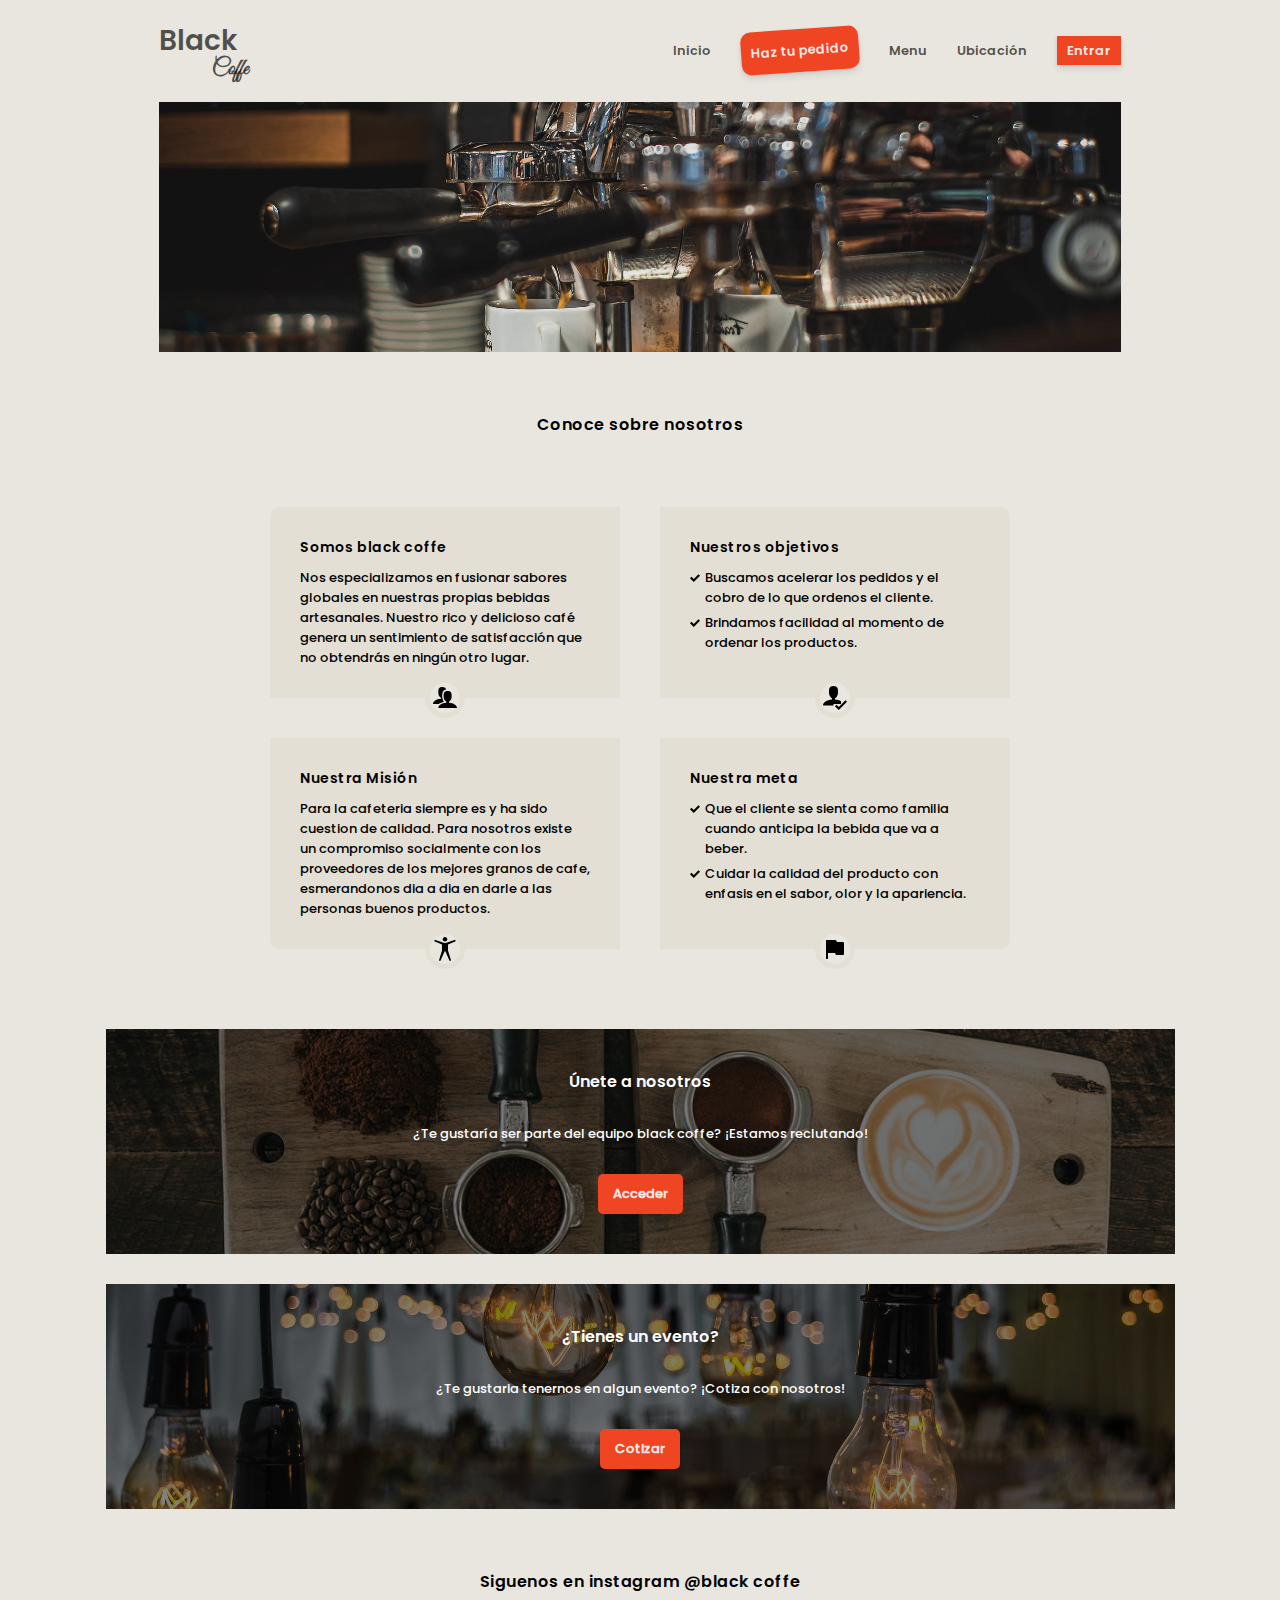
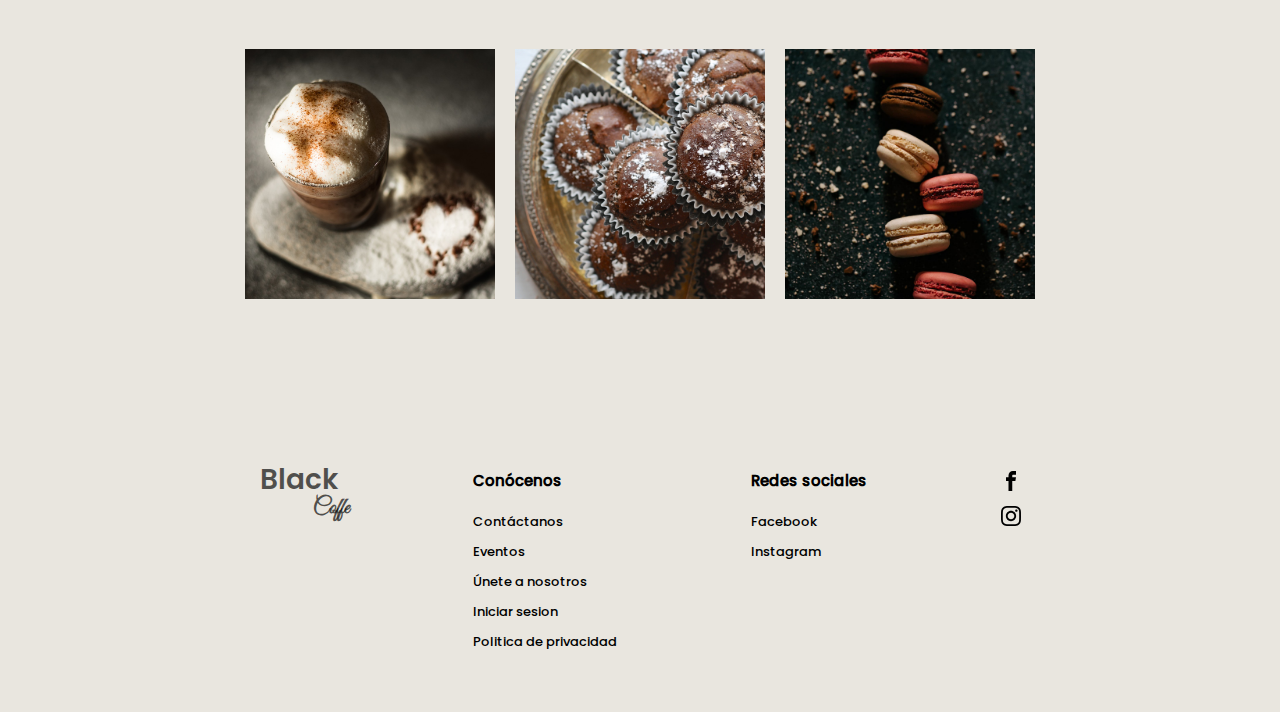
<file: index.html>
<!DOCTYPE html>
<html lang="es">
<head>
    <meta charset="UTF-8">
    <meta http-equiv="X-UA-Compatible" content="IE=edge">
    <meta name="viewport" content="width=device-width, initial-scale=1.0">
    <link rel="stylesheet" href="style.css">
    <title>Black coffe: El mejor caffe</title>
</head>
<body>
    <header>
        <div class="logo__wrapper">
            <a href="index.html">
                <p class="logo">Black</p>
                <p class="logo--2">Coffe</p>
            </a>
        </div>

        <input type="checkbox" class="toggler">
        <nav class="navigation__wrapper">
            <ul class="links__box">
                <li><a class="link" href="index.html">Inicio</a></li>
                <li><a class="link order" href="pages/pedido.html">Haz tu pedido</a></li>
                <li><a class="link" href="pages/menu.html">Menu</a></li>
                <li><a class="link" href="pages/location.html">Ubicación</a></li>
                <li><a class="link cta__link" href="pages/sign-in.html">Entrar</a></li>
            </ul>
        </nav>

        <span class="hamburguer__menu"><span>
    </header>
    
    <section class="photo__section">
        <div class="photo__section-carrusel">
        </div>
    </section>
    
    <section class="about__us">
        <h1 class="about__us-heading">Conoce sobre nosotros</h1>
        <div class="about__us-box">
            <div class="text__wrapper v1">
                <h2 class="box__heading">Somos black coffe</h2>
                <p class="box__text">Nos especializamos en fusionar sabores globales en nuestras propias bebidas artesanales. Nuestro rico y delicioso café genera un sentimiento de satisfacción que no obtendrás en ningún otro lugar.</p>
                <span class="icon icon--1"></span>
            </div>
    
            <div class="text__wrapper v2">
                <h2 class="box__heading">Nuestros objetivos</h2>
                <p class="box__text check">Buscamos acelerar los pedidos y el cobro de lo que ordenos el cliente.</p> 
                <p class="box__text--1 check">Brindamos facilidad al momento de ordenar los productos.<p>
                <span class="icon icon--2"></span>
            </div>
    
            <div class="text__wrapper v3">
                <h2 class="box__heading">Nuestra Misión</h2>
                <p class="box__text">Para la cafeteria siempre es y ha sido cuestion de calidad. Para nosotros existe un compromiso socialmente con los proveedores de los mejores granos de cafe, esmerandonos dia a dia en darle a las personas buenos productos.</p>
                <span class="icon icon--3"></span>
            </div>
    
            <div class="text__wrapper v4">
                <h2 class="box__heading">Nuestra meta</h2>
                <p class="box__text check">Que el cliente se sienta como familia cuando anticipa la bebida que va a beber.</p>
                <p class="box__text--1 check">Cuidar la calidad del producto con enfasis en el sabor, olor y la apariencia.</p>
                <span class="icon icon--4"></span>
            </div>
        </div>
    </section>
    
    <section class="cta__section--1">
        <h2 class="cta__section-heading">Únete a nosotros</h2>
        <p class="cta__section-text">¿Te gustaría ser parte del equipo black coffe? ¡Estamos reclutando!</p>
        <a href="pages/join-us.html" class="cta-btn">Acceder</a>
    </section>
    
    <section class="cta__section--2">
        <h2 class="cta__section-heading">¿Tienes un evento?</h2>
        <p class="cta__section-text">¿Te gustaria tenernos en algun evento? ¡Cotiza con nosotros!</p>
        <a href="pages/events.html" class="cta-btn">Cotizar</a>
    </section>
    
    <section class="instagram__section">
        <h2 class="intagram__section-heading">Siguenos en instagram @black coffe</h2>
        <div class="images__container">
            <a target="_blank" href="https://instagram.com/blackcoffee_chalchuapa?igshid=YmMyMTA2M2Y=" class="image__container cnt--1"></a>
            <a target="_blank" href="https://instagram.com/blackcoffee_chalchuapa?igshid=YmMyMTA2M2Y=" class="image__container cnt--2"></a>
            <a target="_blank" href="https://instagram.com/blackcoffee_chalchuapa?igshid=YmMyMTA2M2Y=" class="image__container cnt--3"></a>
        </div>
    </section>
    
    <footer style="justify-content: space-evenly">
        <div class="footer__box">
            <div class="logo__wrapper">
                <a href="index.html">
                    <p class="logo">Black</p>
                    <p class="logo--2">Coffe</p>
                </a>
            </div>
        </div>
    
        <div class="footer__box">
            <div class="footer-content__wrapper">
                <h3 class="footer__box-heading">Conócenos</h3>
                <a href="pages/contac-us.html" class="footer__box-link">Contáctanos</a>
                <a href="pages/events.html" class="footer__box-link">Eventos</a>
                <a href="pages/join-us.html" class="footer__box-link">Únete a nosotros</a>
                <a href="pages/sign-in.html" class="footer__box-link">Iniciar sesion</a>
                <a href="pages/privacy-policy.html" class="footer__box-link">Politica de privacidad</a>
            </div>
        </div>
    
        <div class="footer__box">
            <div class="footer-content__wrapper">
                <h3 class="footer__box-heading">Redes sociales</h3>
                <a target="_blank" href="https://www.facebook.com/Black-Coffee-102593731933478/" class="footer__box-link">Facebook</a>
                <a target="_blank" href="https://instagram.com/blackcoffee_chalchuapa?igshid=YmMyMTA2M2Y=" class="footer__box-link">Instagram</a>
            </div>
        </div>
    
        <div class="footer__box">
            <div class="footer-content__wrapper">
                <a target="_blank" href="https://www.facebook.com/Black-Coffee-102593731933478/" class="social__media-icon facebook"></a>
                <a target="_blank" href="https://instagram.com/blackcoffee_chalchuapa?igshid=YmMyMTA2M2Y=" class="social__media-icon instagram"></a>
            </div>
        </div>
    </footer>
</body>
</html>
</file>
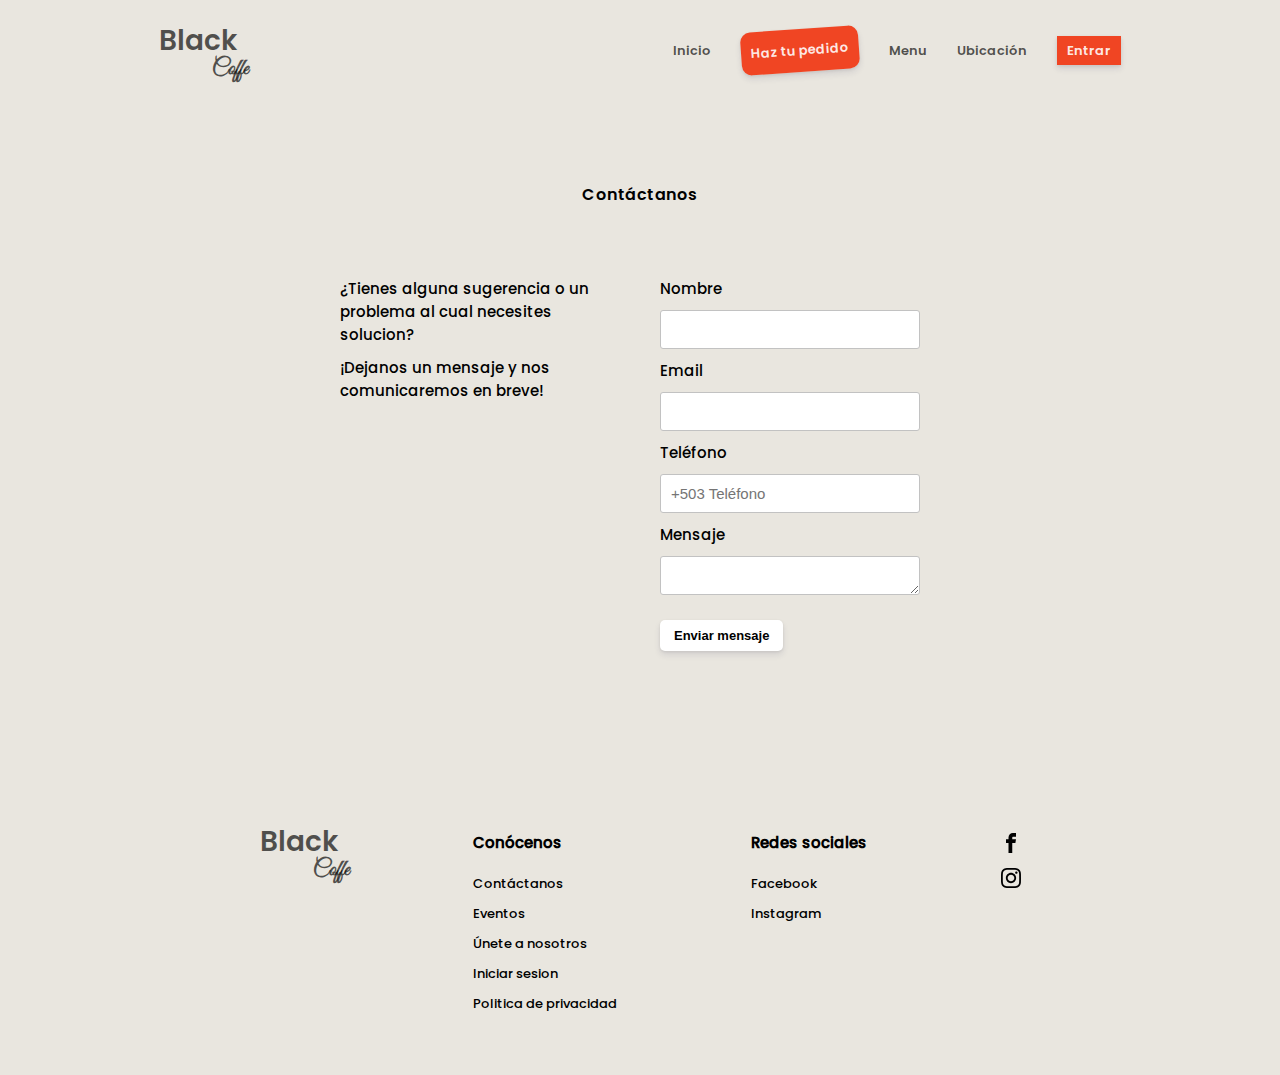
<file: pages/contac-us.html>
<!DOCTYPE html>
<html lang="es">
<head>
    <meta charset="UTF-8">
    <meta http-equiv="X-UA-Compatible" content="IE=edge">
    <meta name="viewport" content="width=device-width, initial-scale=1.0">
    <link rel="stylesheet" href="css/contact-us.css">
    <title>Black coffe: Contactanos</title>
</head>
<body>
    <header>
        <div class="logo__wrapper">
            <a href="../index.html">
                <p class="logo">Black</p>
                <p class="logo--2">Coffe</p>
            </a>
        </div>

        <input type="checkbox" class="toggler">
        <nav class="navigation__wrapper">
            <ul class="links__box">
                <li><a class="link" href="../index.html">Inicio</a></li>
                <li><a class="link order" href="pedido.html">Haz tu pedido</a></li>
                <li><a class="link" href="menu.html">Menu</a></li>
                <li><a class="link" href="location.html">Ubicación</a></li>
                <li><a class="link cta__link" href="sign-in.html">Entrar</a></li>
            </ul>
        </nav>

        <span class="hamburguer__menu"><span>
    </header>

    <section class="contact__wrapper">
        <h2 class="contact__heading">Contáctanos</h2>
        <div class="contact__box">
            <div class="box-text__wrapper">
                <p class="box-text margin--bottom">¿Tienes alguna sugerencia o un problema al cual necesites solucion?</p>
                <p class="box-text">¡Dejanos un mensaje y nos comunicaremos en breve!</p>
            </div>

            <div class="form__wrapper">
                <form>
                    <div class="form-group">
                      <label for="inputName" class="form-text">Nombre</label>
                      <input type="name" class="form-input" id="InputName" required autocomplete="off">
                    </div>

                    <div class="form-group">
                      <label for="inputEmail" class="form-text">Email</label>
                      <input type="email" class="form-input" id="inputEmail" required autocomplete="off">
                    </div>

                    <div class="form-group">
                        <label for="inputTel" class="form-text">Teléfono</label>
                        <input type="tel" class="form-input" id="inputTel" placeholder="+503 Teléfono" onkeypress="return (event.charCode >= 48 && event.charCode <= 57)"
                        maxlength="8" required autocomplete="off">
                    </div>

                    <div class="form-group">
                        <label for="inputText" class="form-text">Mensaje</label>
                        <textarea class="form-input not-pd" name="textarea" id="inputText" cols="30" rows="1" required></textarea>
                    </div>

                    <button type="submit" class="form-btn">Enviar mensaje</button>
                </form>
            </div>
        </div>
    </section>

    <footer style="justify-content: space-evenly">
        <div class="footer__box">
            <div class="logo__wrapper">
                <a href="../index.html">
                    <p class="logo">Black</p>
                    <p class="logo--2">Coffe</p>
                </a>
            </div>
        </div>
    
        <div class="footer__box">
            <div class="footer-content__wrapper">
                <h3 class="footer__box-heading">Conócenos</h3>
                <a href="contac-us.html" class="footer__box-link">Contáctanos</a>
                <a href="events.html" class="footer__box-link">Eventos</a>
                <a href="join-us.html" class="footer__box-link">Únete a nosotros</a>
                <a href="sign-in.html" class="footer__box-link">Iniciar sesion</a>
                <a href="privacy-policy.html" class="footer__box-link">Politica de privacidad</a>
            </div>
        </div>
    
        <div class="footer__box">
            <div class="footer-content__wrapper">
                <h3 class="footer__box-heading">Redes sociales</h3>
                <a target="_blank" href="https://www.facebook.com/Black-Coffee-102593731933478/" class="footer__box-link">Facebook</a>
                <a target="_blank" href="https://instagram.com/blackcoffee_chalchuapa?igshid=YmMyMTA2M2Y=" class="footer__box-link">Instagram</a>
            </div>
        </div>
    
        <div class="footer__box">
            <div class="footer-content__wrapper">
                <a target="_blank" href="https://www.facebook.com/Black-Coffee-102593731933478/" class="social__media-icon facebook"></a>
                <a target="_blank" href="https://instagram.com/blackcoffee_chalchuapa?igshid=YmMyMTA2M2Y=" class="social__media-icon instagram"></a>
            </div>
        </div>
    </footer>
</body>
</html>
</file>
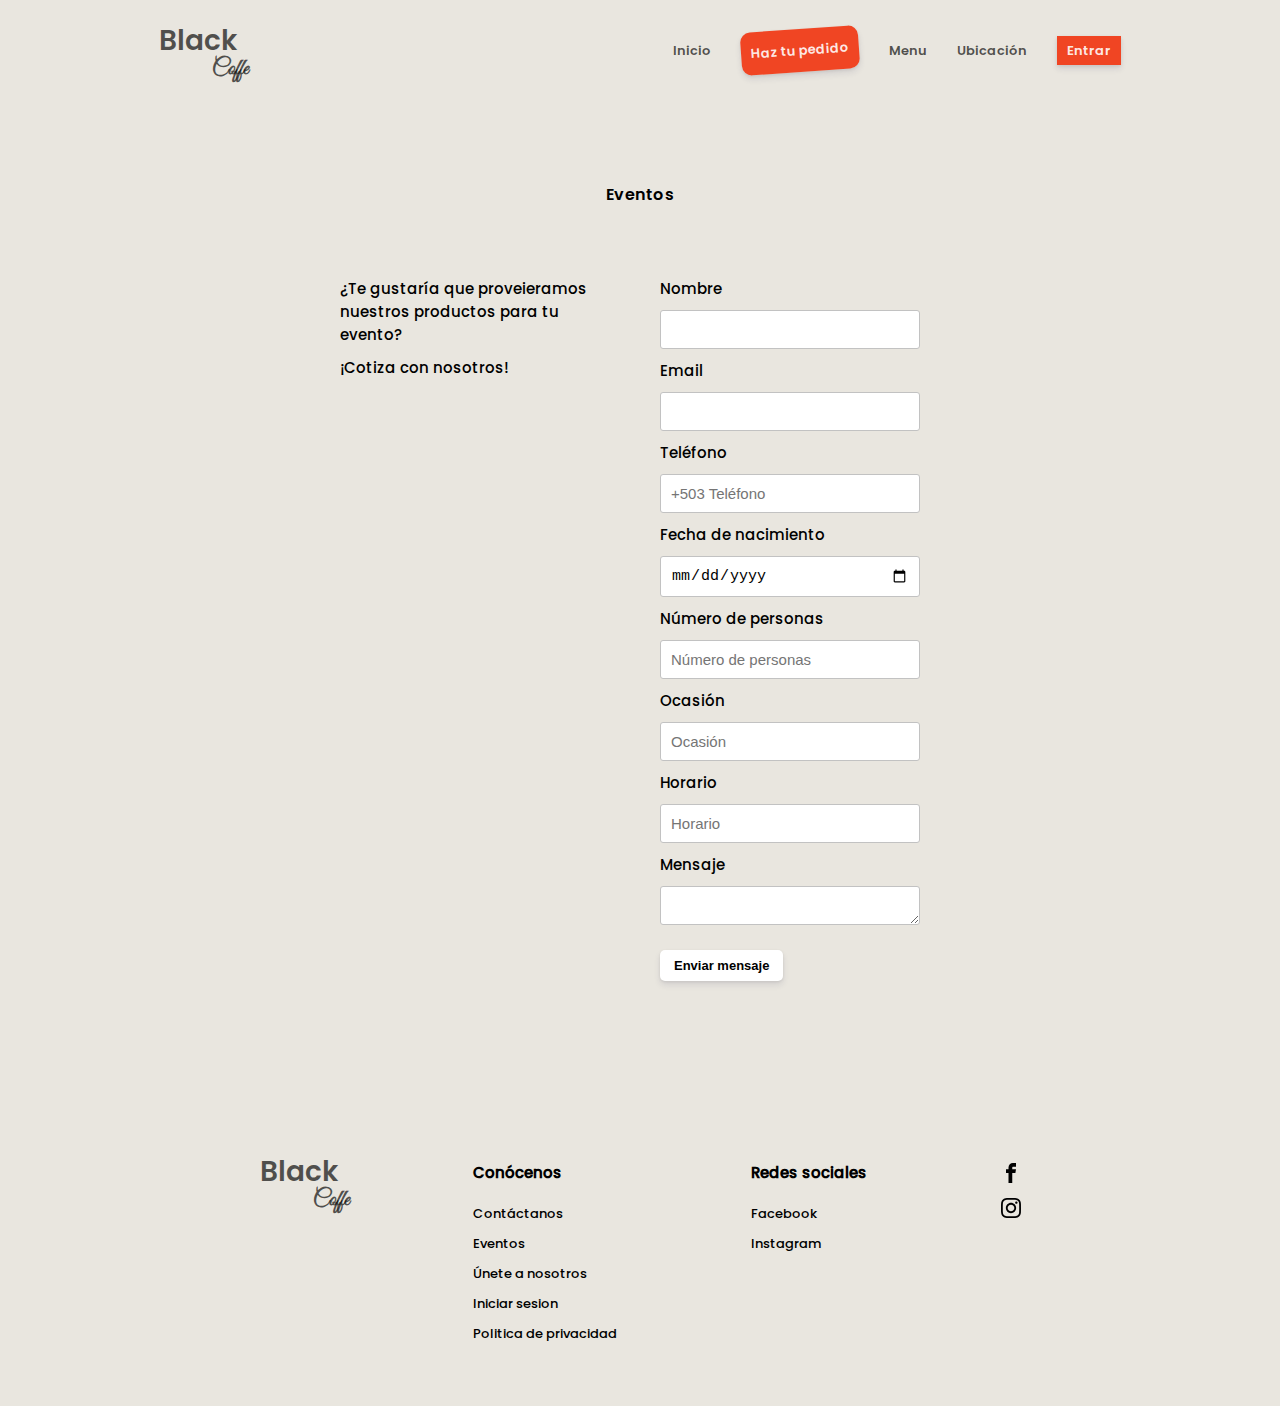
<file: pages/events.html>
<!DOCTYPE html>
<html lang="es">
<head>
    <meta charset="UTF-8">
    <meta http-equiv="X-UA-Compatible" content="IE=edge">
    <meta name="viewport" content="width=device-width, initial-scale=1.0">
    <link rel="stylesheet" href="css/events.css">
    <title>Black coffe: Eventos</title>
</head>
<body>
    <header>
        <div class="logo__wrapper">
            <a href="../index.html">
                <p class="logo">Black</p>
                <p class="logo--2">Coffe</p>
            </a>
        </div>

        <input type="checkbox" class="toggler">
        <nav class="navigation__wrapper">
            <ul class="links__box">
                <li><a class="link" href="../index.html">Inicio</a></li>
                <li><a class="link order" href="pedido.html">Haz tu pedido</a></li>
                <li><a class="link" href="menu.html">Menu</a></li>
                <li><a class="link" href="location.html">Ubicación</a></li>
                <li><a class="link cta__link" href="sign-in.html">Entrar</a></li>
            </ul>
        </nav>

        <span class="hamburguer__menu"><span>
    </header>

    <section class="contact__wrapper">
        <h2 class="contact__heading">Eventos</h2>
        <div class="contact__box">
            <div class="box-text__wrapper">
                <p class="box-text margin--bottom">¿Te gustaría que proveieramos nuestros productos para tu evento?</p>
                <p class="box-text">¡Cotiza con nosotros!</p>
            </div>

            <div class="form__wrapper">
                <form>
                    <div class="form-group">
                      <label for="inputName" class="form-text">Nombre</label>
                      <input type="name" class="form-input" id="InputName" required autocomplete="off">
                    </div>

                    <div class="form-group">
                      <label for="inputEmail" class="form-text">Email</label>
                      <input type="email" class="form-input" id="inputEmail" required autocomplete="off">
                    </div>

                    <div class="form-group">
                        <label for="inputTel" class="form-text">Teléfono</label>
                        <input type="tel" class="form-input" id="inputTel" placeholder="+503 Teléfono" onkeypress="return (event.charCode >= 48 && event.charCode <= 57)"
                        maxlength="8" required autocomplete="off">
                    </div>

                    <div class="form-group">
                        <label for="inputDate" class="form-text ">Fecha de nacimiento</label>
                        <input type="date" class="form-input" id="inputDate" required autocomplete="off">
                    </div>

                    <div class="form-group">
                        <label for="inputNum" class="form-text">Número de personas</label>
                        <input type="text" class="form-input" id="inputNum" required autocomplete="off" placeholder="Número de personas">
                    </div>

                    <div class="form-group">
                        <label for="inputEvent" class="form-text">Ocasión</label>
                        <input type="text" class="form-input" id="inputEvent" required autocomplete="off" placeholder="Ocasión">
                    </div>

                    <div class="form-group">
                        <label for="inputShedule" class="form-text">Horario</label>
                        <input type="text" class="form-input" id="inputShedule" required autocomplete="off" placeholder="Horario">
                    </div>

                    <div class="form-group">
                        <label for="inputText" class="form-text">Mensaje</label>
                        <textarea class="form-input not-pd" name="textarea" id="inputText" cols="30" rows="1" required></textarea>
                    </div>

                    <button type="submit" class="form-btn">Enviar mensaje</button>
                </form>
            </div>
        </div>
    </section>

    <footer style="justify-content: space-evenly">
        <div class="footer__box">
            <div class="logo__wrapper">
                <a href="../index.html">
                    <p class="logo">Black</p>
                    <p class="logo--2">Coffe</p>
                </a>
            </div>
        </div>
    
        <div class="footer__box">
            <div class="footer-content__wrapper">
                <h3 class="footer__box-heading">Conócenos</h3>
                <a href="contac-us.html" class="footer__box-link">Contáctanos</a>
                <a href="events.html" class="footer__box-link">Eventos</a>
                <a href="join-us.html" class="footer__box-link">Únete a nosotros</a>
                <a href="sign-in.html" class="footer__box-link">Iniciar sesion</a>
                <a href="privacy-policy.html" class="footer__box-link">Politica de privacidad</a>
            </div>
        </div>
    
        <div class="footer__box">
            <div class="footer-content__wrapper">
                <h3 class="footer__box-heading">Redes sociales</h3>
                <a target="_blank" href="https://www.facebook.com/Black-Coffee-102593731933478/" class="footer__box-link">Facebook</a>
                <a target="_blank" href="https://instagram.com/blackcoffee_chalchuapa?igshid=YmMyMTA2M2Y=" class="footer__box-link">Instagram</a>
            </div>
        </div>
    
        <div class="footer__box">
            <div class="footer-content__wrapper">
                <a target="_blank" href="https://www.facebook.com/Black-Coffee-102593731933478/" class="social__media-icon facebook"></a>
                <a target="_blank" href="https://instagram.com/blackcoffee_chalchuapa?igshid=YmMyMTA2M2Y=" class="social__media-icon instagram"></a>
            </div>
        </div>
    </footer>
</body>
</html>
</file>
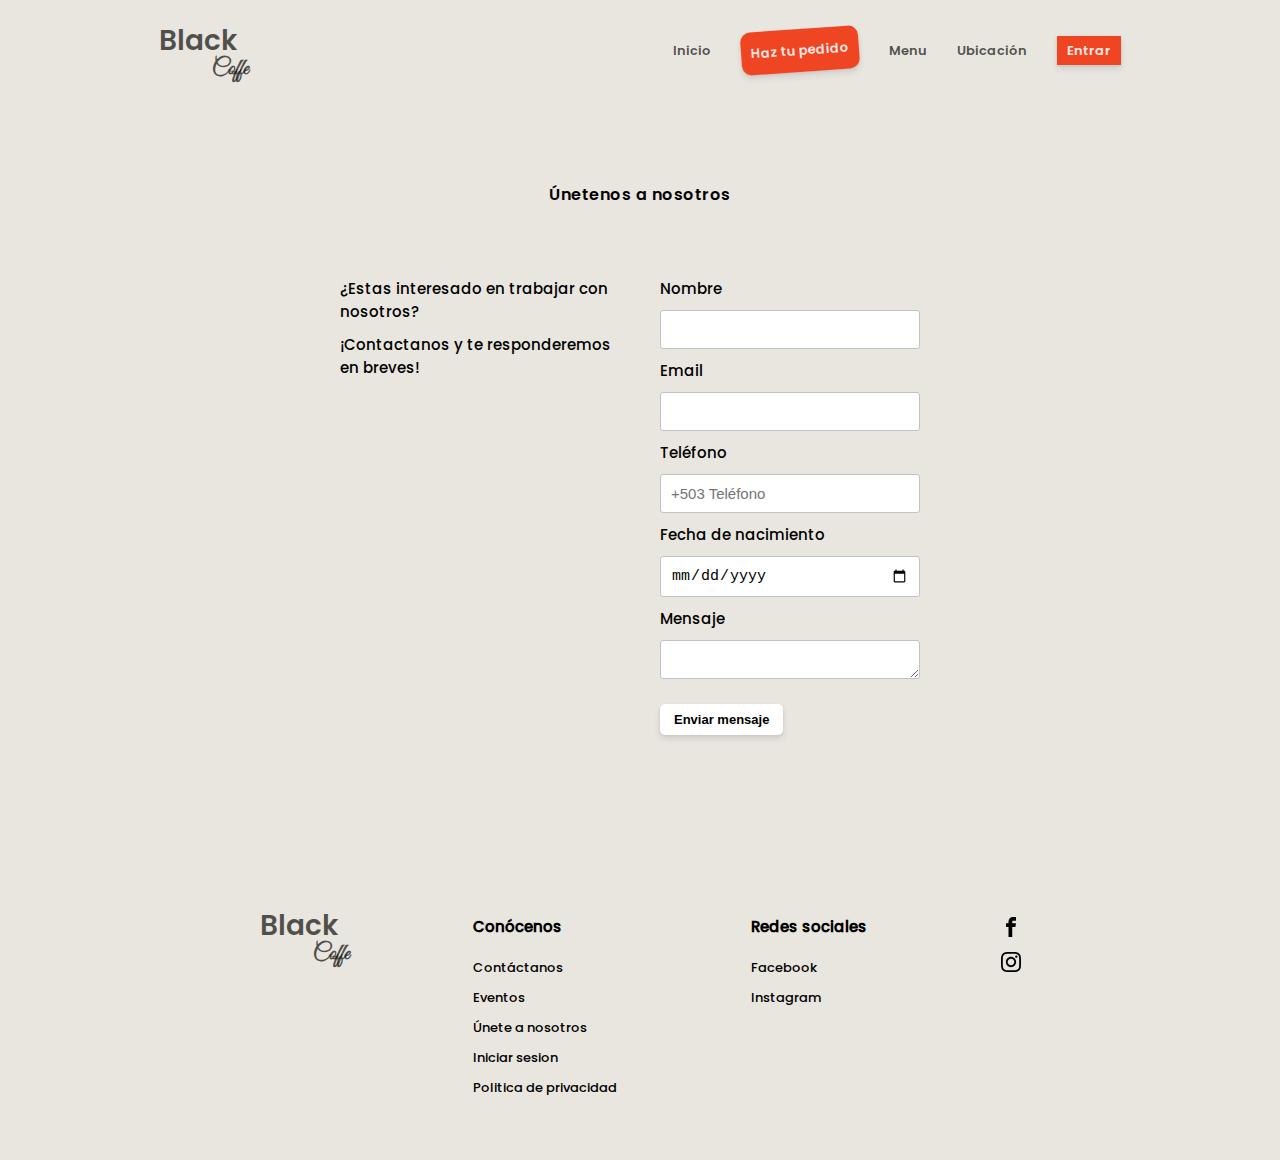
<file: pages/join-us.html>
<!DOCTYPE html>
<html lang="es">
<head>
    <meta charset="UTF-8">
    <meta http-equiv="X-UA-Compatible" content="IE=edge">
    <meta name="viewport" content="width=device-width, initial-scale=1.0">
    <link rel="stylesheet" href="css/join-us.css">
    <title>Black coffe: Únetenos</title>
</head>
<body>
    <header>
        <div class="logo__wrapper">
            <a href="../index.html">
                <p class="logo">Black</p>
                <p class="logo--2">Coffe</p>
            </a>
        </div>

        <input type="checkbox" class="toggler">
        <nav class="navigation__wrapper">
            <ul class="links__box">
                <li><a class="link" href="../index.html">Inicio</a></li>
                <li><a class="link order" href="pedido.html">Haz tu pedido</a></li>
                <li><a class="link" href="menu.html">Menu</a></li>
                <li><a class="link" href="location.html">Ubicación</a></li>
                <li><a class="link cta__link" href="sign-in.html">Entrar</a></li>
            </ul>
        </nav>

        <span class="hamburguer__menu"><span>
    </header>

    <section class="contact__wrapper">
        <h2 class="contact__heading">Únetenos a nosotros</h2>
        <div class="contact__box">
            <div class="box-text__wrapper">
                <p class="box-text margin--bottom">¿Estas interesado en trabajar con nosotros?</p>
                <p class="box-text">¡Contactanos y te responderemos en breves!</p>
            </div>

            <div class="form__wrapper">
                <form>
                    <div class="form-group">
                      <label for="inputName" class="form-text">Nombre</label>
                      <input type="name" class="form-input" id="InputName" required autocomplete="off">
                    </div>

                    <div class="form-group">
                      <label for="inputEmail" class="form-text">Email</label>
                      <input type="email" class="form-input" id="inputEmail" required autocomplete="off">
                    </div>

                    <div class="form-group">
                        <label for="inputTel" class="form-text">Teléfono</label>
                        <input type="tel" class="form-input" id="inputTel" placeholder="+503 Teléfono" onkeypress="return (event.charCode >= 48 && event.charCode <= 57)"
                        maxlength="8" required autocomplete="off">
                    </div>

                    <div class="form-group">
                        <label for="inputDate" class="form-text ">Fecha de nacimiento</label>
                        <input type="date" class="form-input" id="inputDate" required autocomplete="off">
                    </div>

                    <div class="form-group">
                        <label for="inputText" class="form-text">Mensaje</label>
                        <textarea class="form-input not-pd" name="textarea" id="inputText" cols="30" rows="1" required></textarea>
                    </div>

                    <button type="submit" class="form-btn">Enviar mensaje</button>
                </form>
            </div>
        </div>
    </section>

    <footer style="justify-content: space-evenly">
        <div class="footer__box">
            <div class="logo__wrapper">
                <a href="../index.html">
                    <p class="logo">Black</p>
                    <p class="logo--2">Coffe</p>
                </a>
            </div>
        </div>
    
        <div class="footer__box">
            <div class="footer-content__wrapper">
                <h3 class="footer__box-heading">Conócenos</h3>
                <a href="contac-us.html" class="footer__box-link">Contáctanos</a>
                <a href="events.html" class="footer__box-link">Eventos</a>
                <a href="join-us.html" class="footer__box-link">Únete a nosotros</a>
                <a href="sign-in.html" class="footer__box-link">Iniciar sesion</a>
                <a href="privacy-policy.html" class="footer__box-link">Politica de privacidad</a>
            </div>
        </div>
    
        <div class="footer__box">
            <div class="footer-content__wrapper">
                <h3 class="footer__box-heading">Redes sociales</h3>
                <a target="_blank" href="https://www.facebook.com/Black-Coffee-102593731933478/" class="footer__box-link">Facebook</a>
                <a target="_blank" href="https://instagram.com/blackcoffee_chalchuapa?igshid=YmMyMTA2M2Y=" class="footer__box-link">Instagram</a>
            </div>
        </div>
    
        <div class="footer__box">
            <div class="footer-content__wrapper">
                <a target="_blank" href="https://www.facebook.com/Black-Coffee-102593731933478/" class="social__media-icon facebook"></a>
                <a target="_blank" href="https://instagram.com/blackcoffee_chalchuapa?igshid=YmMyMTA2M2Y=" class="social__media-icon instagram"></a>
            </div>
        </div>
    </footer>
</body>
</html>
</file>
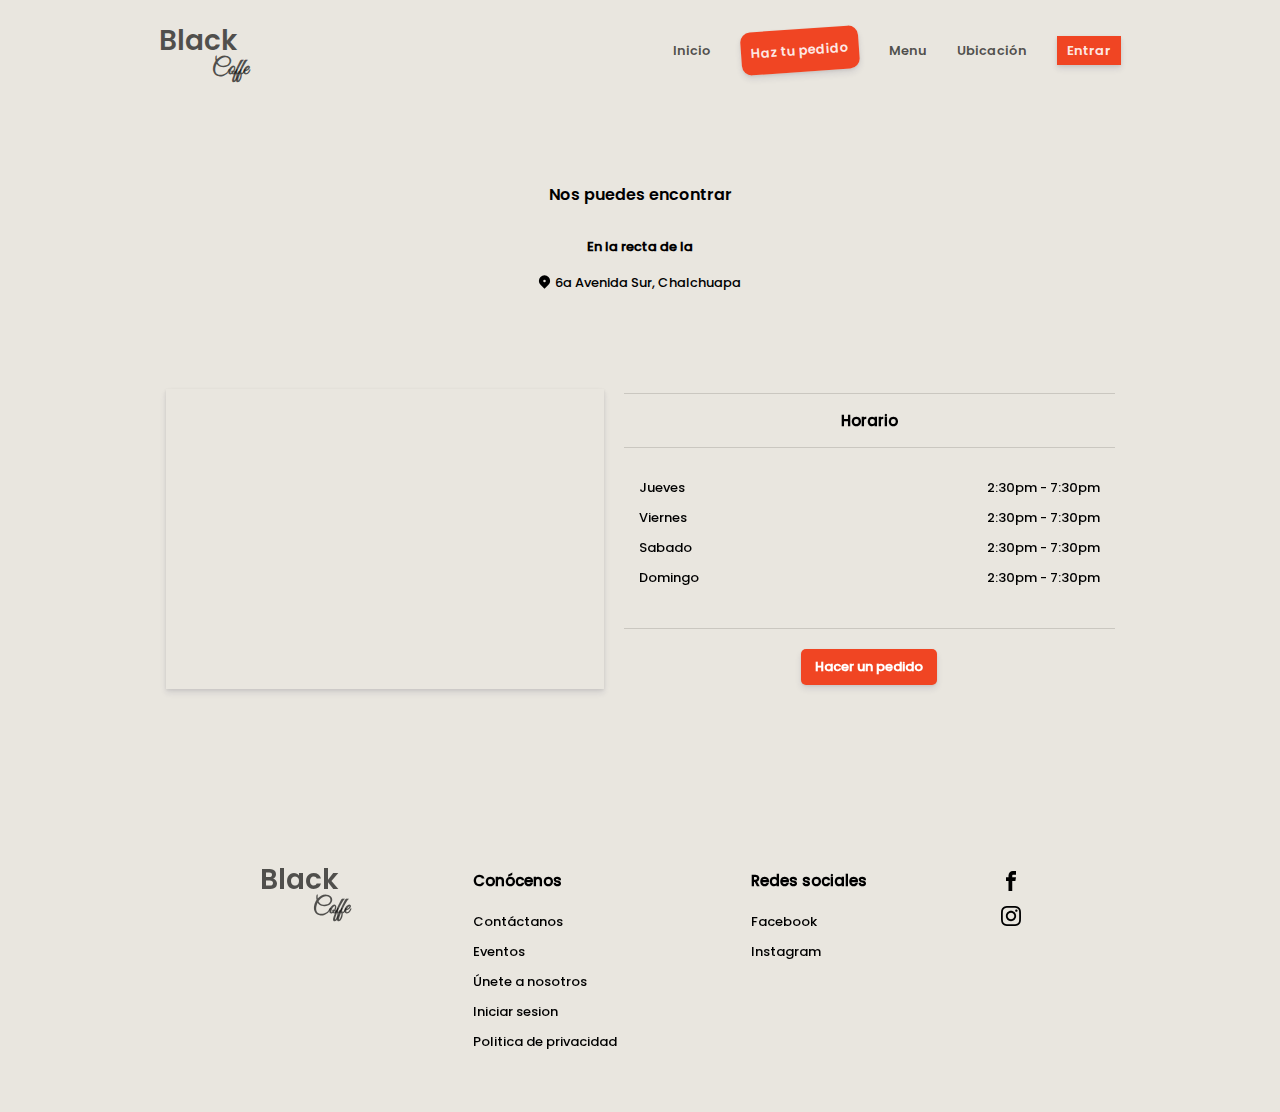
<file: pages/location.html>
<!DOCTYPE html>
<html lang="es">
<head>
    <meta charset="UTF-8">
    <meta http-equiv="X-UA-Compatible" content="IE=edge">
    <meta name="viewport" content="width=device-width, initial-scale=1.0">
    <link rel="stylesheet" href="css/location.css">
    <title>Black coffe: Nuestra ubicación</title>
</head>
<body>
    <header>
        <div class="logo__wrapper">
            <a href="../index.html">
                <p class="logo">Black</p>
                <p class="logo--2">Coffe</p>
            </a>
        </div>

        <input type="checkbox" class="toggler">
        <nav class="navigation__wrapper">
            <ul class="links__box">
                <li><a class="link" href="../index.html">Inicio</a></li>
                <li><a class="link order" href="pedido.html">Haz tu pedido</a></li>
                <li><a class="link" href="menu.html">Menu</a></li>
                <li><a class="link" href="location.html">Ubicación</a></li>
                <li><a class="link cta__link" href="sign-in.html">Entrar</a></li>
            </ul>
        </nav>

        <span class="hamburguer__menu"><span>
    </header>

    <section class="location__container">
        <h2 class="location-heading">Nos puedes encontrar</h2>
        <p class="location-text bold">En la recta de la</p>
        <a class="location-text text--2 bottom" target="_blank" href="https://goo.gl/maps/DrYjUZYLCUuGrLN87">6a Avenida Sur, Chalchuapa</a>
        <span class="msj"></span>

        <div class="location-box">
            <div class="map__wrapper">
                <iframe src="https://www.google.com/maps/embed?pb=!1m18!1m12!1m3!1d3871.6147386509815!2d-89.68325388566171!3d13.981522690199123!2m3!1f0!2f0!3f0!3m2!1i1024!2i768!4f13.1!3m3!1m2!1s0x8f62eb157af2781f%3A0x9ada75fa70af3a6d!2s6a%20Av%20Sur%2C%20Chalchuapa!5e0!3m2!1sen!2ssv!4v1652971687473!5m2!1sen!2ssv" width="100%" height="100%" style="border:0;" allowfullscreen="" loading="lazy" referrerpolicy="no-referrer-when-downgrade"></iframe>
            </div>
            <div class="schedule__wrapper">
                <div class="schedule-heading__wrapper">
                    <h2 class="schedule-heading">Horario</h2>
                </div>
                <div class="calendar">
                    <div class="days__wrapper">
                        <p class="calendar-day">Jueves</p>
                        <p class="calendar-day">Viernes</p>
                        <p class="calendar-day">Sabado</p>
                        <p class="calendar-day">Domingo</p>
                    </div>
                    <div class="hours__wrapper">
                        <p class="calendar-hour">2:30pm - 7:30pm</p>
                        <p class="calendar-hour">2:30pm - 7:30pm</p>
                        <p class="calendar-hour">2:30pm - 7:30pm</p>
                        <p class="calendar-hour">2:30pm - 7:30pm</p>
                    </div>
                </div>

                <div class="schedule-cta__container">
                    <a class="schedule-cta" href="pedido.html">Hacer un pedido</a>
                </div>
            </div>
        </div>
    </section>

    <footer style="justify-content: space-evenly">
        <div class="footer__box">
            <div class="logo__wrapper">
                <a href="../index.html">
                    <p class="logo">Black</p>
                    <p class="logo--2">Coffe</p>
                </a>
            </div>
        </div>
    
        <div class="footer__box">
            <div class="footer-content__wrapper">
                <h3 class="footer__box-heading">Conócenos</h3>
                <a href="contac-us.html" class="footer__box-link">Contáctanos</a>
                <a href="events.html" class="footer__box-link">Eventos</a>
                <a href="join-us.html" class="footer__box-link">Únete a nosotros</a>
                <a href="sign-in.html" class="footer__box-link">Iniciar sesion</a>
                <a href="privacy-policy.html" class="footer__box-link">Politica de privacidad</a>
            </div>
        </div>
    
        <div class="footer__box">
            <div class="footer-content__wrapper">
                <h3 class="footer__box-heading">Redes sociales</h3>
                <a target="_blank" href="https://www.facebook.com/Black-Coffee-102593731933478/" class="footer__box-link">Facebook</a>
                <a target="_blank" href="https://instagram.com/blackcoffee_chalchuapa?igshid=YmMyMTA2M2Y=" class="footer__box-link">Instagram</a>
            </div>
        </div>
    
        <div class="footer__box">
            <div class="footer-content__wrapper">
                <a target="_blank" href="https://www.facebook.com/Black-Coffee-102593731933478/" class="social__media-icon facebook"></a>
                <a target="_blank" href="https://instagram.com/blackcoffee_chalchuapa?igshid=YmMyMTA2M2Y=" class="social__media-icon instagram"></a>
            </div>
        </div>
    </footer>
</body>
</html>
</file>
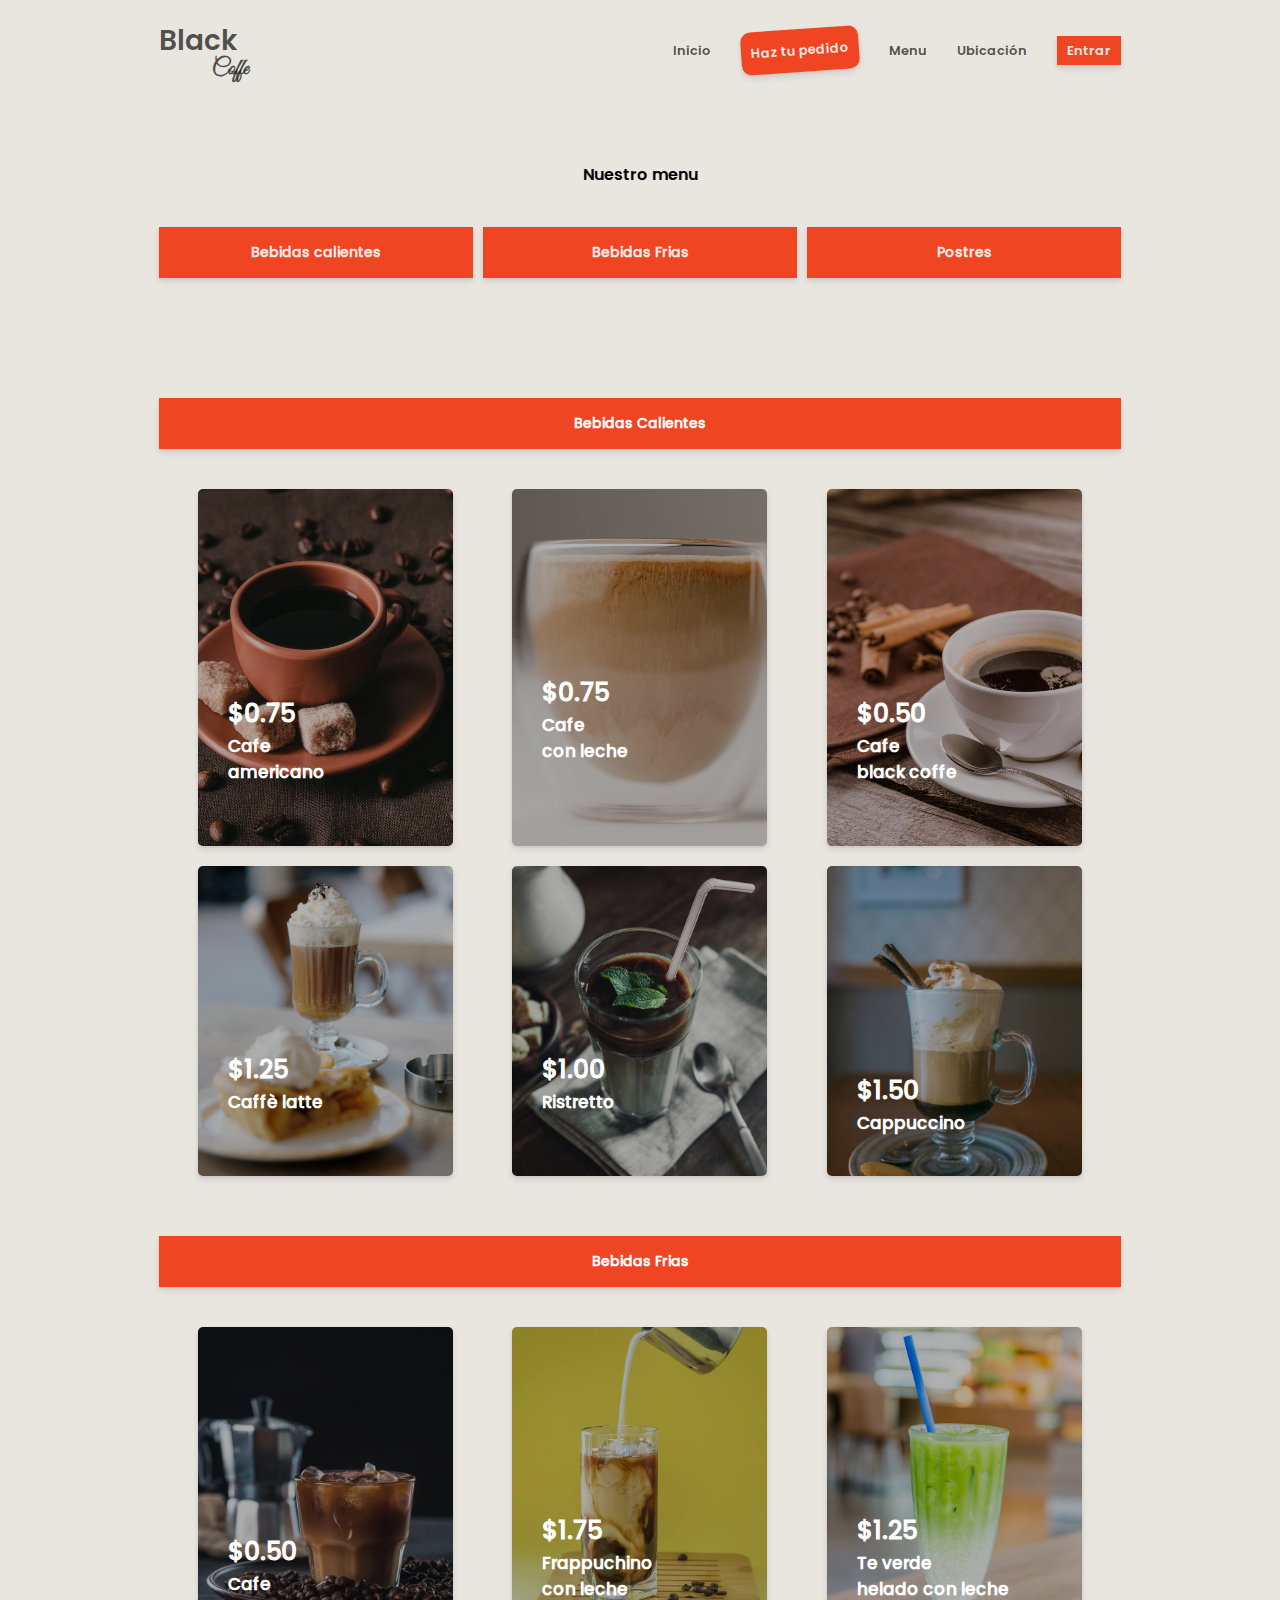
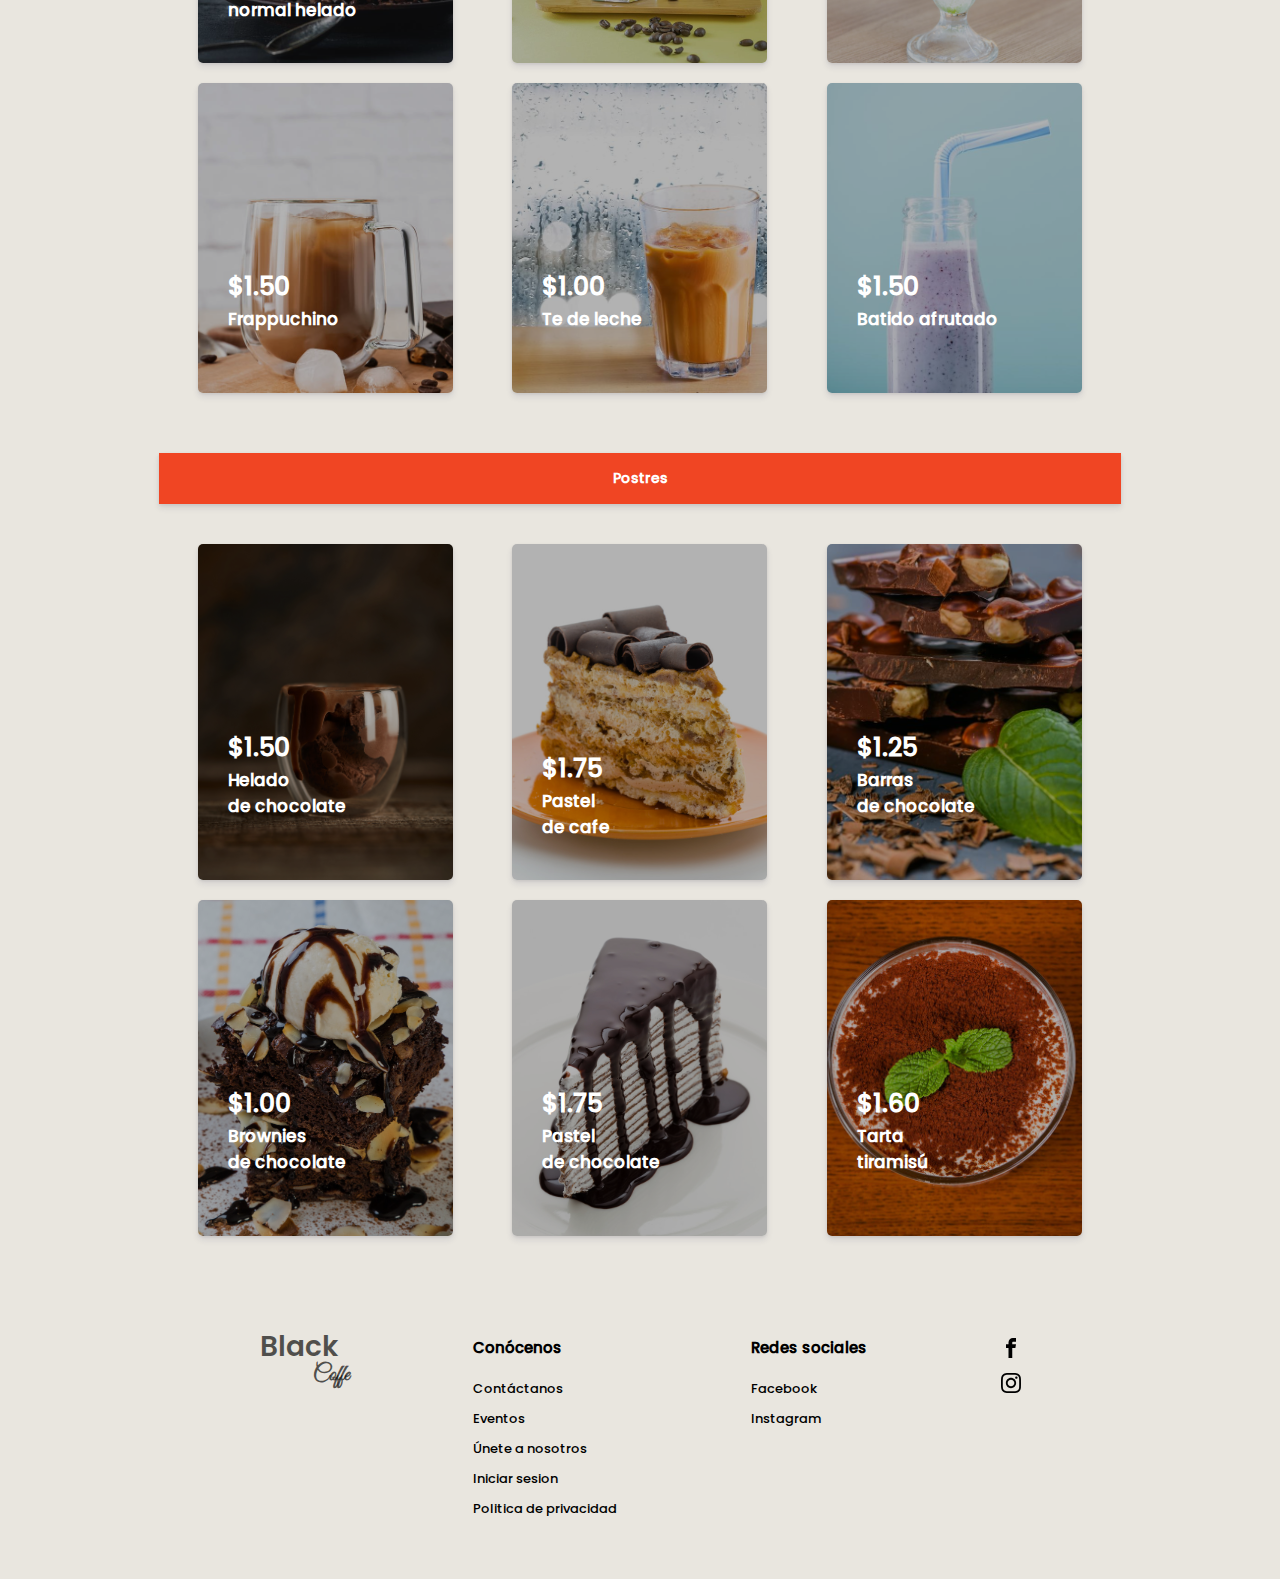
<file: pages/menu.html>
<!DOCTYPE html>
<html lang="es">
<head>
    <meta charset="UTF-8">
    <meta http-equiv="X-UA-Compatible" content="IE=edge">
    <meta name="viewport" content="width=device-width, initial-scale=1.0">
    <link rel="stylesheet" href="css/menu.css">
    <title>Black coffe: Nuestro Menu</title>
</head>
<body>
    <header>
        <div class="logo__wrapper">
            <a href="../index.html">
                <p class="logo">Black</p>
                <p class="logo--2">Coffe</p>
            </a>
        </div>

        <input type="checkbox" class="toggler">
        <nav class="navigation__wrapper">
            <ul class="links__box">
                <li><a class="link" href="../index.html">Inicio</a></li>
                <li><a class="link order" href="pedido.html">Haz tu pedido</a></li>
                <li><a class="link" href="menu.html">Menu</a></li>
                <li><a class="link" href="location.html">Ubicación</a></li>
                <li><a class="link cta__link" href="sign-in.html">Entrar</a></li>
            </ul>
        </nav>

        <span class="hamburguer__menu"><span>
    </header>

    <div class="menu-tab__container">
        <h2 class="menu-tab__heading">Nuestro menu</h2>
        <div class="menu-links__container">
            <a href="#bebidas-calientes" class="menu__link">Bebidas calientes</a>
            <a href="#bebidas-frias" class="menu__link">Bebidas Frias</a>
            <a href="#postres" class="menu__link">Postres</a>
        </div>
    </div>

    <section class="menu-bebidas-calientes"> <!-- Esta seccion es la de bebidas calientes -->
        <div id="bebidas-calientes" class="heading-margin-top">
            <div class="menu-opcion-heading__wrapper">
                <h2 class="menu-opcion__heading">Bebidas Calientes</h2>
            </div>
        </div>
        <div class="menu-opcion__wrapper">
            <div class="menu__opcion bebidas-calientes__menu-opcion">
                <div class="opcion__content">
                    <h2 class="opcion__price">$0.75</h2>
                    <h3 class="opcion__heading">Cafe <br> americano</h3>
                    <p class="opcion__text">La bebida caliente ideal para las personas que quieren tomar un delicioso espresso, pero que no toleran el sabor tan intenso del espresso.</p>
                    <a href="pedido.html" class="opcion__link">Haz tu pedido</a>
                </div>
            </div>
    
            <div class="menu__opcion bebidas-calientes__menu-opcion">
                <div class="opcion__content">
                    <h2 class="opcion__price">$0.75</h2>
                    <h3 class="opcion__heading">Cafe <br> con leche</h3>
                    <p class="opcion__text">consiste en una base de espresso a la cual añadimos la misma cantidad de leche. Tiende a ser más caliente y menos cremoso que un latte.</p>
                    <a href="pedido.html" class="opcion__link">Haz tu pedido</a>
                </div>
            </div>
    
            <div class="menu__opcion bebidas-calientes__menu-opcion">
                <div class="opcion__content">
                    <h2 class="opcion__price">$0.50</h2>
                    <h3 class="opcion__heading">Cafe <br> black coffe</h3>
                    <p class="opcion__text">Equivalente al espresso italiano. Se obtiene al hacer circular el café por una máquina que pasa el agua caliente a alta presión.</p>
                    <a href="pedido.html" class="opcion__link">Haz tu pedido</a>
                </div>
            </div>
    
            <div class="menu__opcion bebidas-calientes__menu-opcion">
                <div class="opcion__content">
                    <h2 class="opcion__price">$1.25</h2>
                    <h3 class="opcion__heading">Caffè latte</h3>
                    <p class="opcion__text">Es una ligera variación del café con leche, cambian las proporciones a 1/3 de café y 2/3 de leche. Se vaporiza para generar espuma.</p>
                    <a href="pedido.html" class="opcion__link">Haz tu pedido</a>
                </div>
            </div>
    
            <div class="menu__opcion bebidas-calientes__menu-opcion">
                <div class="opcion__content">
                    <h2 class="opcion__price">$1.00</h2>
                    <h3 class="opcion__heading">Ristretto</h3>
                    <p class="opcion__text">Un espresso corto preparado con la misma cantidad de café, extraído con la mitad de agua. Más ácido y amargo que un espresso.</p>
                    <a href="pedido.html" class="opcion__link">Haz tu pedido</a>
                </div>
            </div>
    
            <div class="menu__opcion bebidas-calientes__menu-opcion">
                <div class="opcion__content">
                    <h2 class="opcion__price">$1.50</h2>
                    <h3 class="opcion__heading">Cappuccino</h3>
                    <p class="opcion__text">Un cafe con leche, se vaporiza la leche en una jarrita, de tal modo que forme abundante y consistente espuma.</p>
                    <a href="pedido.html" class="opcion__link">Haz tu pedido</a>
                </div>
            </div>
        </div>
    </section>

    <section class="menu-bebidas-frias"> <!-- Esta seccion es la de bebidas frias -->
        <div id="bebidas-frias" class="heading-margin-top">
            <div class="menu-opcion-heading__wrapper">
                <h2 class="menu-opcion__heading">Bebidas Frias</h2>
            </div>
        </div>
        <div class="menu-opcion__wrapper">
            <div class="menu__opcion bebidas-frias__menu-opcion">
                <div class="opcion__content">
                    <h2 class="opcion__price">$0.50</h2>
                    <h3 class="opcion__heading">Cafe <br> normal helado</h3>
                    <p class="opcion__text">Se prepara utilizando agua a baja temperatura, el café es sometido a temperaturas frías o por un tiempo prolongado.</p>
                    <a href="pedido.html" class="opcion__link">Haz tu pedido</a>
                </div>
            </div>
    
            <div class="menu__opcion bebidas-frias__menu-opcion">
                <div class="opcion__content">
                    <h2 class="opcion__price">$1.75</h2>
                    <h3 class="opcion__heading">Frappuchino <br> con leche</h3>
                    <p class="opcion__text">Estas bebidas se preparan a base de hielo triturado y una larga combinación de diferentes aromas, sabores y texturas.</p>
                    <a href="pedido.html" class="opcion__link">Haz tu pedido</a>
                </div>
            </div>
    
            <div class="menu__opcion bebidas-frias__menu-opcion">
                <div class="opcion__content">
                    <h2 class="opcion__price">$1.25</h2>
                    <h3 class="opcion__heading">Te verde <br> helado con leche</h3>
                    <p class="opcion__text">Tambien conocido como matcha es un té verde de alto grado que se muele en forma de polvo. El polvo se bate con leche helada.</p>
                    <a href="pedido.html" class="opcion__link">Haz tu pedido</a>
                </div>
            </div>
    
            <div class="menu__opcion bebidas-frias__menu-opcion">
                <div class="opcion__content">
                    <h2 class="opcion__price">$1.50</h2>
                    <h3 class="opcion__heading">Frappuchino</h3>
                    <p class="opcion__text">Este frappuccino básico es una bebida mezclada con café, leche y hielo, una deliciosa bebida fría como cualquier otro frappuchino.</p>
                    <a href="pedido.html" class="opcion__link">Haz tu pedido</a>
                </div>
            </div>
    
            <div class="menu__opcion bebidas-frias__menu-opcion">
                <div class="opcion__content">
                    <h2 class="opcion__price">$1.00</h2>
                    <h3 class="opcion__heading">Te de leche</h3>
                    <p class="opcion__text">Una bebida de té tailandés con leche, que se agrega para dar sabor y una apariencia cremosa. Se endulza con azúcar.</p>
                    <a href="pedido.html" class="opcion__link">Haz tu pedido</a>
                </div>
            </div>
    
            <div class="menu__opcion bebidas-frias__menu-opcion">
                <div class="opcion__content">
                    <h2 class="opcion__price">$1.50</h2>
                    <h3 class="opcion__heading">Batido afrutado</h3>
                    <p class="opcion__text">Este batido es una auténtica exquisitez. Tiene dos capas y tiene una fantástica consistencia gracias a las semillas de frutas.</p>
                    <a href="pedido.html" class="opcion__link">Haz tu pedido</a>
                </div>
            </div>
        </div>
    </section>

    <section class="menu-postres"> <!-- Esta seccion es la de postres -->
        <div id="postres" class="heading-margin-top">
            <div class="menu-opcion-heading__wrapper">
                <h2 class="menu-opcion__heading">Postres</h2>
            </div>
        </div>
        <div class="menu-opcion__wrapper">
            <div class="menu__opcion postres__menu-opcion">
                <div class="opcion__content">
                    <h2 class="opcion__price">$1.50</h2>
                    <h3 class="opcion__heading">Helado <br> de chocolate</h3>
                    <p class="opcion__text">No es muy diferente de un helado artesano italiano, esta hecho con chocolate de procedensia italiana, sabroso para comer como postre.</p>
                    <a href="pedido.html" class="opcion__link">Haz tu pedido</a>
                </div>
            </div>
    
            <div class="menu__opcion postres__menu-opcion">
                <div class="opcion__content">
                    <h2 class="opcion__price">$1.75</h2>
                    <h3 class="opcion__heading">Pastel <br> de cafe</h3>
                    <p class="opcion__text">Este pastel es un bizcocho con sabor a café, un pastel dulce destinado a comerse acompañado de nuestro café o té.</p>
                    <a href="pedido.html" class="opcion__link">Haz tu pedido</a>
                </div>
            </div>
    
            <div class="menu__opcion postres__menu-opcion">
                <div class="opcion__content">
                    <h2 class="opcion__price">$1.25</h2>
                    <h3 class="opcion__heading">Barras <br> de chocolate</h3>
                    <p class="opcion__text">Barras de chocolate hechas de chocolate de procedencia italiana, las cuales contienen semillas de cacao que le dan un sabor diferente.</p>
                    <a href="pedido.html" class="opcion__link">Haz tu pedido</a>
                </div>
            </div>
    
            <div class="menu__opcion postres__menu-opcion">
                <div class="opcion__content">
                    <h2 class="opcion__price">$1.00</h2>
                    <h3 class="opcion__heading">Brownies <br> de chocolate</h3>
                    <p class="opcion__text">Un bizcocho de chocolate, con jarabe espeso de chocolate y con trocitos de nueces o mantequilla de maní dentro.</p>
                    <a href="pedido.html" class="opcion__link">Haz tu pedido</a>
                </div>
            </div>
    
            <div class="menu__opcion postres__menu-opcion">
                <div class="opcion__content">
                    <h2 class="opcion__price">$1.75</h2>
                    <h3 class="opcion__heading">Pastel <br> de chocolate</h3>
                    <p class="opcion__text">Por exelencia la combinacion perfecta y exacta de distintos tipos de chocolate, preparado con tipos de chocolates de alta calidad.</p>
                    <a href="pedido.html" class="opcion__link">Haz tu pedido</a>
                </div>
            </div>
    
            <div class="menu__opcion postres__menu-opcion">
                <div class="opcion__content">
                    <h2 class="opcion__price">$1.60</h2>
                    <h3 class="opcion__heading">Tarta <br> tiramisú</h3>
                    <p class="opcion__text">Un pastel frío que se monta en capas, el principal ingrediente es café, sobre el cual tiene crema, espolvoreado con cacao en polvo.</p>
                    <a href="pedido.html" class="opcion__link">Haz tu pedido</a>
                </div>
            </div>
        </div>
    </section>

    <footer style="justify-content: space-evenly">
        <div class="footer__box">
            <div class="logo__wrapper">
                <a href="../index.html">
                    <p class="logo">Black</p>
                    <p class="logo--2">Coffe</p>
                </a>
            </div>
        </div>
    
        <div class="footer__box">
            <div class="footer-content__wrapper">
                <h3 class="footer__box-heading">Conócenos</h3>
                <a href="contac-us.html" class="footer__box-link">Contáctanos</a>
                <a href="events.html" class="footer__box-link">Eventos</a>
                <a href="join-us.html" class="footer__box-link">Únete a nosotros</a>
                <a href="sign-in.html" class="footer__box-link">Iniciar sesion</a>
                <a href="privacy-policy.html" class="footer__box-link">Politica de privacidad</a>
            </div>
        </div>
    
        <div class="footer__box">
            <div class="footer-content__wrapper">
                <h3 class="footer__box-heading">Redes sociales</h3>
                <a target="_blank" href="https://www.facebook.com/Black-Coffee-102593731933478/" class="footer__box-link">Facebook</a>
                <a target="_blank" href="https://instagram.com/blackcoffee_chalchuapa?igshid=YmMyMTA2M2Y=" class="footer__box-link">Instagram</a>
            </div>
        </div>
    
        <div class="footer__box">
            <div class="footer-content__wrapper">
                <a target="_blank" href="https://www.facebook.com/Black-Coffee-102593731933478/" class="social__media-icon facebook"></a>
                <a target="_blank" href="https://instagram.com/blackcoffee_chalchuapa?igshid=YmMyMTA2M2Y=" class="social__media-icon instagram"></a>
            </div>
        </div>
    </footer>
</body>
</html>
</file>
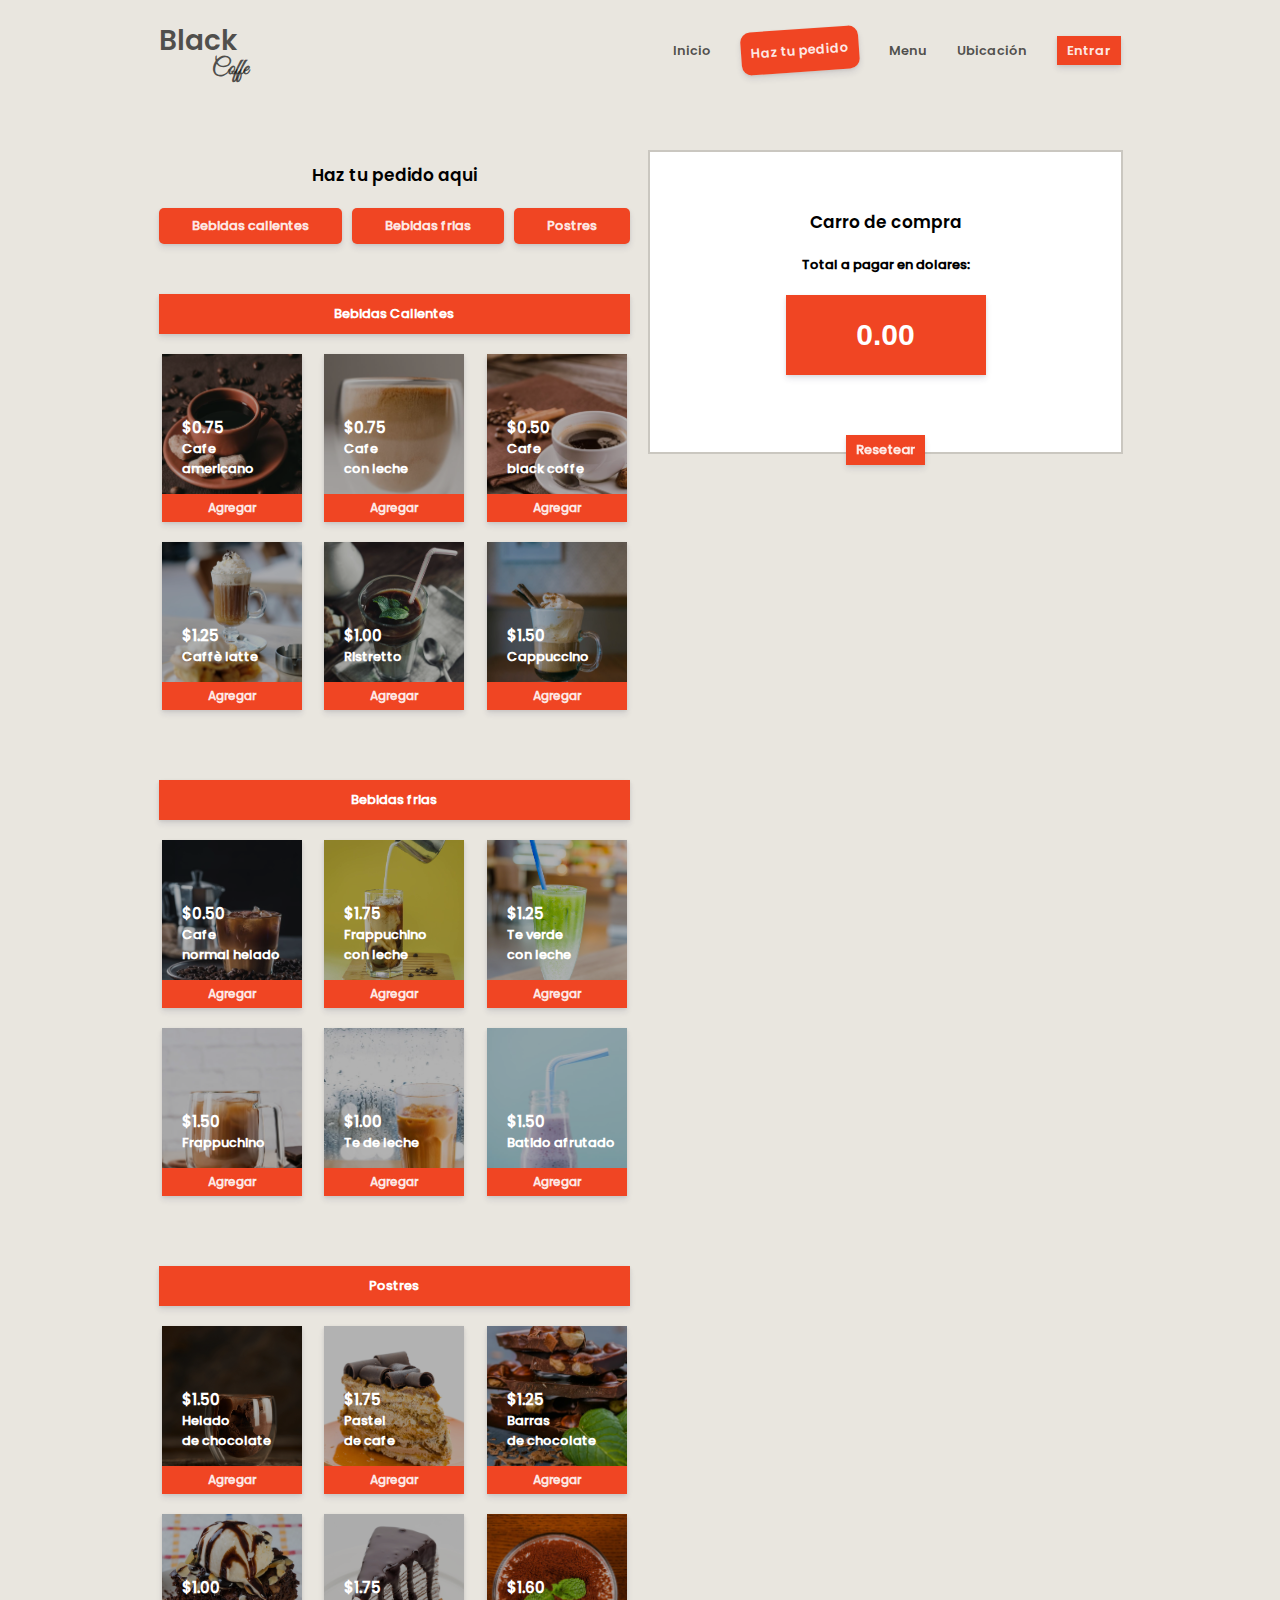
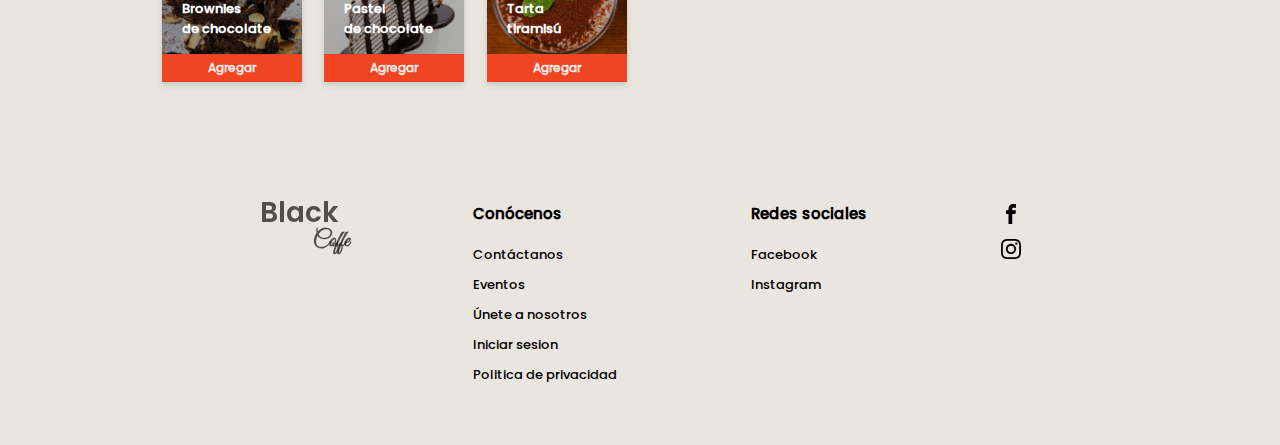
<file: pages/pedido.html>
<!DOCTYPE html>
<html lang="en">
<head>
    <meta charset="UTF-8">
    <meta http-equiv="X-UA-Compatible" content="IE=edge">
    <meta name="viewport" content="width=device-width, initial-scale=1.0">
    <link rel="stylesheet" href="css/pedido.css">
    <title>Black coffe: Haz tu pedido</title>
</head>
<body>
    <script src="../js/app.js"></script>

    <header>
        <div class="logo__wrapper">
            <a href="../index.html">
                <p class="logo">Black</p>
                <p class="logo--2">Coffe</p>
            </a>
        </div>

        <input type="checkbox" class="toggler">
        <nav class="navigation__wrapper">
            <ul class="links__box">
                <li><a class="link" href="../index.html">Inicio</a></li>
                <li><a class="link order" href="pedido.html">Haz tu pedido</a></li>
                <li><a class="link" href="menu.html">Menu</a></li>
                <li><a class="link" href="location.html">Ubicación</a></li>
                <li><a class="link cta__link" href="sign-in.html">Entrar</a></li>
            </ul>
        </nav>

        <span class="hamburguer__menu"><span>
    </header>

    <section class="order__section">
        <div class="opcions__box">
            <h1 class="order__heading">Haz tu pedido aqui</h1>
            <div class="btns__wrapper">
                <a class="order__btn" href="#bebidas-calientes">Bebidas calientes</a>
                <a class="order__btn" href="#bebidas-frias">Bebidas frias</a>
                <a class="order__btn" href="#postres">Postres</a>
            </div>
            <div id="bebidas-calientes" class="padding-top">
                <h2 class="order__heading--2">Bebidas Calientes</h2>
            </div>
            <div class="order-opcions__wrapper">
                <div class="order__opcion calientes">
                    <div class="order__content">
                        <h2 class="order__price">$0.75</h2>
                        <p class="order__name">Cafe <br> americano</p>
                    </div>
                    <a href="javascript:americano();" class="order-opcion__btn">Agregar</a>
                </div>
        
                <div class="order__opcion calientes">
                    <div class="order__content">
                        <h2 class="order__price">$0.75</h2>
                        <p class="order__name">Cafe <br> con leche</p>
                    </div>
                    <a href="javascript:cafe__leche();" class="order-opcion__btn">Agregar</a>
                </div>
        
                <div class="order__opcion calientes">
                    <div class="order__content">
                        <h2 class="order__price">$0.50</h2>
                        <p class="order__name">Cafe <br> black coffe</p>
                    </div>
                    <a href="javascript:cafe__black();" class="order-opcion__btn">Agregar</a>
                </div>
        
                <div class="order__opcion calientes">
                    <div class="order__content">
                        <h2 class="order__price">$1.25</h2>
                        <p class="order__name">Caffè latte</p>
                    </div>
                    <a href="javascript:latte();" class="order-opcion__btn">Agregar</a>
                </div>
        
                <div class="order__opcion calientes">
                    <div class="order__content">
                        <h2 class="order__price">$1.00</h2>
                        <p class="order__name">Ristretto</p>
                    </div>
                    <a href="javascript:ristretto();" class="order-opcion__btn">Agregar</a>
                </div>
                
                <div class="order__opcion calientes">
                    <div class="order__content">
                        <h2 class="order__price">$1.50</h2>
                        <p class="order__name">Cappuccino</p>
                    </div>
                    <a href="javascript:capuchino();" class="order-opcion__btn">Agregar</a>
                </div>
            </div>

            <!-- Aqui estan las bebidas frias -->
            <div id="bebidas-frias" class="padding-top">
                <h2 class="order__heading--2">Bebidas frias</h2>
            </div>
            <div class="order-opcions__wrapper">
                <div class="order__opcion frias">
                    <div class="order__content">
                        <h2 class="order__price">$0.50</h2>
                        <p class="order__name">Cafe <br> normal helado</p>
                    </div>
                    <a href="javascript:cafe__helado();" class="order-opcion__btn">Agregar</a>
                </div>
        
                <div class="order__opcion frias">
                    <div class="order__content">
                        <h2 class="order__price">$1.75</h2>
                        <p class="order__name">Frappuchino <br> con leche</p>
                    </div>
                    <a href="javascript:frapuchino__leche();" class="order-opcion__btn">Agregar</a>
                </div>
        
                <div class="order__opcion frias">
                    <div class="order__content">
                        <h2 class="order__price">$1.25</h2>
                        <p class="order__name">Te verde <br> con leche</p>
                    </div>
                    <a href="javascript:te__verde();" class="order-opcion__btn">Agregar</a>
                </div>
        
                <div class="order__opcion frias">
                    <div class="order__content">
                        <h2 class="order__price">$1.50</h2>
                        <p class="order__name">Frappuchino</p>
                    </div>
                    <a href="javascript:frapuchino();" class="order-opcion__btn">Agregar</a>
                </div>
        
                <div class="order__opcion frias">
                    <div class="order__content">
                        <h2 class="order__price">$1.00</h2>
                        <p class="order__name">Te de leche</p>
                    </div>
                    <a href="javascript:te__leche();" class="order-opcion__btn">Agregar</a>
                </div>
                
                <div class="order__opcion frias">
                    <div class="order__content">
                        <h2 class="order__price">$1.50</h2>
                        <p class="order__name">Batido afrutado</p>
                    </div>
                    <a href="javascript:batido();" class="order-opcion__btn">Agregar</a>
                </div>
            </div>

            <!-- Aqui estan los postres -->
            <div id="postres" class="padding-top">
                <h2 class="order__heading--2">Postres</h2>
            </div>
            <div class="order-opcions__wrapper">
                <div class="order__opcion postres">
                    <div class="order__content">
                        <h2 class="order__price">$1.50</h2>
                        <p class="order__name">Helado <br> de chocolate</p>
                    </div>
                    <a href="javascript:helado();" class="order-opcion__btn">Agregar</a>
                </div>
        
                <div class="order__opcion postres">
                    <div class="order__content">
                        <h2 class="order__price">$1.75</h2>
                        <p class="order__name">Pastel <br> de cafe</p>
                    </div>
                    <a href="javascript:pastel__cafe();" class="order-opcion__btn">Agregar</a>
                </div>
        
                <div class="order__opcion postres">
                    <div class="order__content">
                        <h2 class="order__price">$1.25</h2>
                        <p class="order__name">Barras <br> de chocolate</p>
                    </div>
                    <a href="javascript:barras__chocolate();" class="order-opcion__btn">Agregar</a>
                </div>
        
                <div class="order__opcion postres">
                    <div class="order__content">
                        <h2 class="order__price">$1.00</h2>
                        <p class="order__name">Brownies <br> de chocolate</p>
                    </div>
                    <a href="javascript:brownies();" class="order-opcion__btn">Agregar</a>
                </div>
        
                <div class="order__opcion postres">
                    <div class="order__content">
                        <h2 class="order__price">$1.75</h2>
                        <p class="order__name">Pastel <br> de chocolate</p>
                    </div>
                    <a href="javascript:pastel__chocolate();" class="order-opcion__btn">Agregar</a>
                </div>
                
                <div class="order__opcion postres">
                    <div class="order__content">
                        <h2 class="order__price">$1.60</h2>
                        <p class="order__name">Tarta <br> tiramisú</p>
                    </div>
                    <a href="javascript:tarta();" class="order-opcion__btn">Agregar</a>
                </div>
            </div>
        </div>

        <div class="order__cart">
            <div class="order-cart__content">
                <h2 class="order-cart__heading">Carro de compra</h2>
                <p class="order-cart__text">Total a pagar en dolares:</p>
                <input type="text" value="0.00" id="output" step="0.01" disabled/>
                <a href="javascript:reset();" class="order-cart__reset">Resetear</a>
            </div>
        </div>
    </section>

    <footer style="justify-content: space-evenly">
        <div class="footer__box">
            <div class="logo__wrapper">
                <a href="../index.html">
                    <p class="logo">Black</p>
                    <p class="logo--2">Coffe</p>
                </a>
            </div>
        </div>
    
        <div class="footer__box">
            <div class="footer-content__wrapper">
                <h3 class="footer__box-heading">Conócenos</h3>
                <a href="contac-us.html" class="footer__box-link">Contáctanos</a>
                <a href="events.html" class="footer__box-link">Eventos</a>
                <a href="join-us.html" class="footer__box-link">Únete a nosotros</a>
                <a href="sign-in.html" class="footer__box-link">Iniciar sesion</a>
                <a href="privacy-policy.html" class="footer__box-link">Politica de privacidad</a>
            </div>
        </div>
    
        <div class="footer__box">
            <div class="footer-content__wrapper">
                <h3 class="footer__box-heading">Redes sociales</h3>
                <a target="_blank" href="https://www.facebook.com/Black-Coffee-102593731933478/" class="footer__box-link">Facebook</a>
                <a target="_blank" href="https://instagram.com/blackcoffee_chalchuapa?igshid=YmMyMTA2M2Y=" class="footer__box-link">Instagram</a>
            </div>
        </div>
    
        <div class="footer__box">
            <div class="footer-content__wrapper">
                <a target="_blank" href="https://www.facebook.com/Black-Coffee-102593731933478/" class="social__media-icon facebook"></a>
                <a target="_blank" href="https://instagram.com/blackcoffee_chalchuapa?igshid=YmMyMTA2M2Y=" class="social__media-icon instagram"></a>
            </div>
        </div>
    </footer>
</body>
</html>
</file>
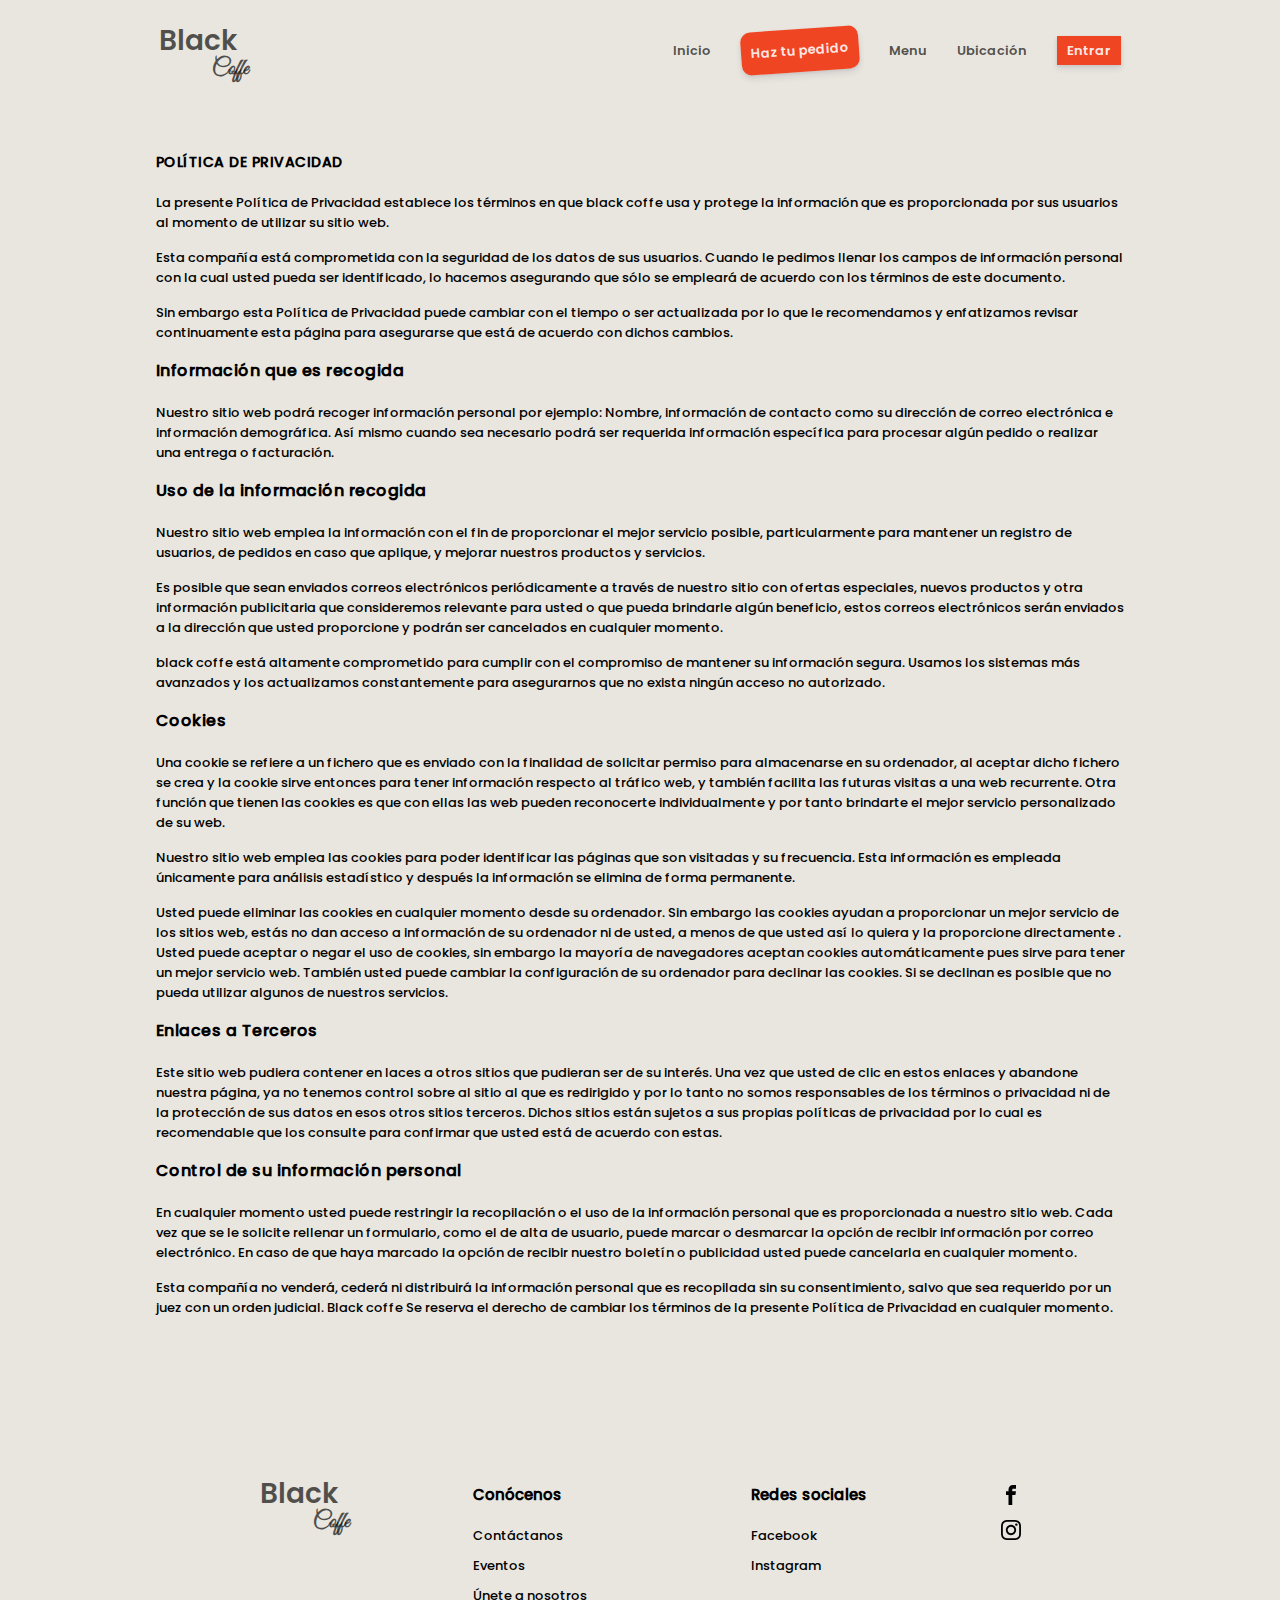
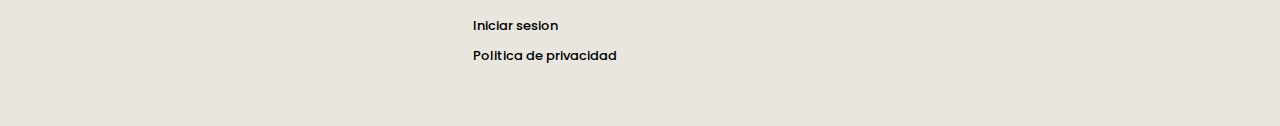
<file: pages/privacy-policy.html>
<!DOCTYPE html>
<html lang="es">
<head>
    <meta charset="UTF-8">
    <meta http-equiv="X-UA-Compatible" content="IE=edge">
    <meta name="viewport" content="width=device-width, initial-scale=1.0">
    <link rel="stylesheet" href="css/privacy-policy.css">
    <title>Black coffe: Iniciar sesion</title>
</head>
<body>
    <header>
        <div class="logo__wrapper">
            <a href="../index.html">
                <p class="logo">Black</p>
                <p class="logo--2">Coffe</p>
            </a>
        </div>

        <input type="checkbox" class="toggler">
        <nav class="navigation__wrapper">
            <ul class="links__box">
                <li><a class="link" href="../index.html">Inicio</a></li>
                <li><a class="link order" href="pedido.html">Haz tu pedido</a></li>
                <li><a class="link" href="menu.html">Menu</a></li>
                <li><a class="link" href="location.html">Ubicación</a></li>
                <li><a class="link cta__link" href="sign-in.html">Entrar</a></li>
            </ul>
        </nav>

        <span class="hamburguer__menu"><span>
    </header>

    <section class="privacy-policy__container">
        <h2 class="privacy__policy-titule">POLÍTICA DE PRIVACIDAD</h2>
        <p class="privacy__policy-text">La presente Política de Privacidad establece los términos en que black coffe usa y protege la información que es proporcionada por sus usuarios al momento de utilizar su sitio web.</p>
        <p class="privacy__policy-text">Esta compañía está comprometida con la seguridad de los datos de sus usuarios. Cuando le pedimos llenar los campos de información personal con la cual usted pueda ser identificado, lo hacemos asegurando que sólo se empleará de acuerdo con los términos de este documento.</p>
        <p class="privacy__policy-text">Sin embargo esta Política de Privacidad puede cambiar con el tiempo o ser actualizada por lo que le recomendamos y enfatizamos revisar continuamente esta página para asegurarse que está de acuerdo con dichos cambios.</p>
        <h2 class="privacy__policy-heading">Información que es recogida</h2>
        <p class="privacy__policy-text">Nuestro sitio web podrá recoger información personal por ejemplo: Nombre,  información de contacto como  su dirección de correo electrónica e información demográfica. Así mismo cuando sea necesario podrá ser requerida información específica para procesar algún pedido o realizar una entrega o facturación.</p>
        <h2 class="privacy__policy-heading">Uso de la información recogida</h2>
        <p class="privacy__policy-text">Nuestro sitio web emplea la información con el fin de proporcionar el mejor servicio posible, particularmente para mantener un registro de usuarios, de pedidos en caso que aplique, y mejorar nuestros productos y servicios.</p>
        <p class="privacy__policy-text">Es posible que sean enviados correos electrónicos periódicamente a través de nuestro sitio con ofertas especiales, nuevos productos y otra información publicitaria que consideremos relevante para usted o que pueda brindarle algún beneficio, estos correos electrónicos serán enviados a la dirección que usted proporcione y podrán ser cancelados en cualquier momento.</p>
        <p class="privacy__policy-text">black coffe está altamente comprometido para cumplir con el compromiso de mantener su información segura. Usamos los sistemas más avanzados y los actualizamos constantemente para asegurarnos que no exista ningún acceso no autorizado.</p>
        <h2 class="privacy__policy-heading">Cookies</h2>
        <p class="privacy__policy-text">Una cookie se refiere a un fichero que es enviado con la finalidad de solicitar permiso para almacenarse en su ordenador, al aceptar dicho fichero se crea y la cookie sirve entonces para tener información respecto al tráfico web, y también facilita las futuras visitas a una web recurrente. Otra función que tienen las cookies es que con ellas las web pueden reconocerte individualmente y por tanto brindarte el mejor servicio personalizado de su web.</p>
        <p class="privacy__policy-text">Nuestro sitio web emplea las cookies para poder identificar las páginas que son visitadas y su frecuencia. Esta información es empleada únicamente para análisis estadístico y después la información se elimina de forma permanente.</p>
        <p class="privacy__policy-text">Usted puede eliminar las cookies en cualquier momento desde su ordenador. Sin embargo las cookies ayudan a proporcionar un mejor servicio de los sitios web, estás no dan acceso a información de su ordenador ni de usted, a menos de que usted así lo quiera y la proporcione directamente . Usted puede aceptar o negar el uso de cookies, sin embargo la mayoría de navegadores aceptan cookies automáticamente pues sirve para tener un mejor servicio web. También usted puede cambiar la configuración de su ordenador para declinar las cookies. Si se declinan es posible que no pueda utilizar algunos de nuestros servicios.</p>
        <h2 class="privacy__policy-heading">Enlaces a Terceros</h2>
        <p class="privacy__policy-text">Este sitio web pudiera contener en laces a otros sitios que pudieran ser de su interés. Una vez que usted de clic en estos enlaces y abandone nuestra página, ya no tenemos control sobre al sitio al que es redirigido y por lo tanto no somos responsables de los términos o privacidad ni de la protección de sus datos en esos otros sitios terceros. Dichos sitios están sujetos a sus propias políticas de privacidad por lo cual es recomendable que los consulte para confirmar que usted está de acuerdo con estas.</p>
        <h2 class="privacy__policy-heading">Control de su información personal</h2>
        <p class="privacy__policy-text">En cualquier momento usted puede restringir la recopilación o el uso de la información personal que es proporcionada a nuestro sitio web.  Cada vez que se le solicite rellenar un formulario, como el de alta de usuario, puede marcar o desmarcar la opción de recibir información por correo electrónico.  En caso de que haya marcado la opción de recibir nuestro boletín o publicidad usted puede cancelarla en cualquier momento.</p>
        <p class="privacy__policy-text">Esta compañía no venderá, cederá ni distribuirá la información personal que es recopilada sin su consentimiento, salvo que sea requerido por un juez con un orden judicial. Black coffe Se reserva el derecho de cambiar los términos de la presente Política de Privacidad en cualquier momento.</p>
    </section>

    <footer style="justify-content: space-evenly">
        <div class="footer__box">
            <div class="logo__wrapper">
                <a href="../index.html">
                    <p class="logo">Black</p>
                    <p class="logo--2">Coffe</p>
                </a>
            </div>
        </div>
    
        <div class="footer__box">
            <div class="footer-content__wrapper">
                <h3 class="footer__box-heading">Conócenos</h3>
                <a href="contac-us.html" class="footer__box-link">Contáctanos</a>
                <a href="events.html" class="footer__box-link">Eventos</a>
                <a href="join-us.html" class="footer__box-link">Únete a nosotros</a>
                <a href="sign-in.html" class="footer__box-link">Iniciar sesion</a>
                <a href="privacy-policy.html" class="footer__box-link">Politica de privacidad</a>
            </div>
        </div>
    
        <div class="footer__box">
            <div class="footer-content__wrapper">
                <h3 class="footer__box-heading">Redes sociales</h3>
                <a target="_blank" href="https://www.facebook.com/Black-Coffee-102593731933478/" class="footer__box-link">Facebook</a>
                <a target="_blank" href="https://instagram.com/blackcoffee_chalchuapa?igshid=YmMyMTA2M2Y=" class="footer__box-link">Instagram</a>
            </div>
        </div>
    
        <div class="footer__box">
            <div class="footer-content__wrapper">
                <a target="_blank" href="https://www.facebook.com/Black-Coffee-102593731933478/" class="social__media-icon facebook"></a>
                <a target="_blank" href="https://instagram.com/blackcoffee_chalchuapa?igshid=YmMyMTA2M2Y=" class="social__media-icon instagram"></a>
            </div>
        </div>
    </footer>
</body>
</html>
</file>
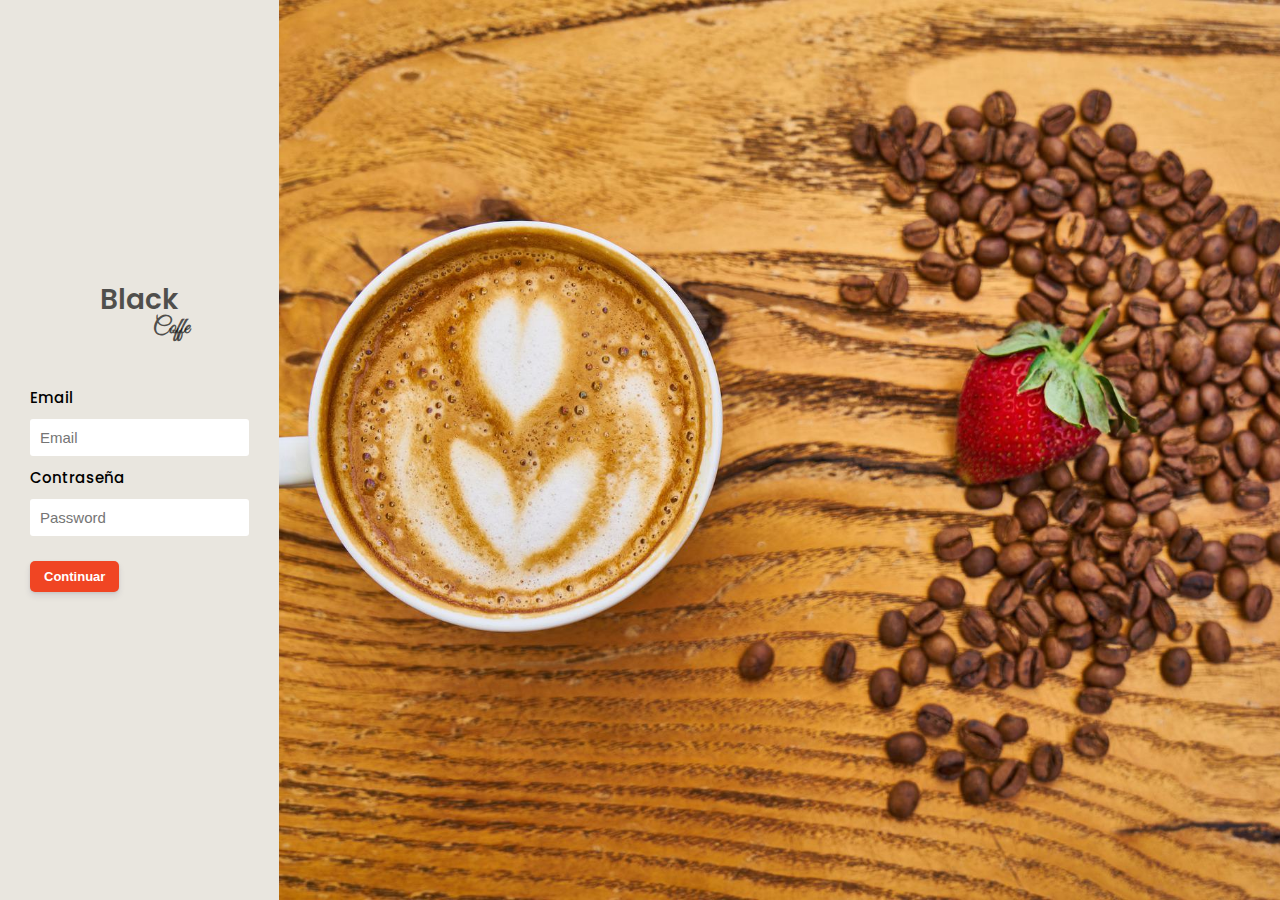
<file: pages/sign-in.html>
<!DOCTYPE html>
<html lang="es">
<head>
    <meta charset="UTF-8">
    <meta http-equiv="X-UA-Compatible" content="IE=edge">
    <meta name="viewport" content="width=device-width, initial-scale=1.0">
    <link rel="stylesheet" href="css/sign-in.css">
    <title>Black coffe: Iniciar sesion</title>
</head>
<body>
    <div class="wrapper">
        <div class="account__wrapper">
            <div class="logo__wrapper">
                <a href="../index.html">
                    <p class="logo">Black</p>
                    <p class="logo--2">Coffe</p>
                </a>
            </div>

            <div class="form__wrapper">
                <form>
                    <div class="form__group">
                      <label for="inputEmail" class="form__label">Email</label>
                      <input type="email" class="form__input" id="InputEmail" placeholder="Email" >
                    </div>

                    <div class="form__group">
                      <label for="inputPassword" class="form__label">Contraseña</label>
                      <input type="password" class="form__input" id="inputPassword" placeholder="Password">
                    </div>

                    <button type="submit" class="form__btn">Continuar</button>
                </form>
            </div>
        </div>
        
        <div class="image__wrapper"></div>
    </div>
</body>
</html>
</file>
<file: style.css>
/* Tabla de contenidos

1- Ajustes globales
2- Header de la pagina
3- Contenido principal de la pagina
4- Footer de la pagina 
5- Hover (ajustes con hover)
6-  Media screen settings */
/*--------------------------------------------------------------------------*/




/* 1- Ajustes globales */

/* Variables*/
:root {
    --color-red: #f04523;
    --color-bg: #e9e6df;
    --color-dark: #000;
    --color-light: #fff;
    --color-pastel: #e4dfd5;
}

html {
    box-sizing: border-box;
    font-size: 62.5%; /*Aqui se define cuanto es 1 rem (1rem = 10px)*/
}

/* Se remueven margenes y paddings por defecto*/
* {
    margin: 0;
    padding: 0;
}

*,
*::before,
*::after {
    box-sizing: inherit;
}

*:link,
*:visited {
    color: var(--color-dark);
    text-decoration: none;
}

@font-face {
    font-family: poppins-medium;
    src: url(fonts/Poppins-Medium.ttf);
}

@font-face {
    font-family: poppins-semibold;
    src: url(fonts/Poppins-SemiBold.ttf);
}

@font-face {
    font-family: poppins-bold;
    src: url(fonts/Poppins-Bold.ttf);
}

@font-face {
    font-family: great-vibes;
    src: url(fonts/GreatVibes-Regular.ttf);
}

body {
    max-width: 106.9rem; /* 1069px */
    margin: 0 auto;
    font-family: "poppins-medium";
    font-weight: 500;
    color: var(--color-dark);
    background-color: var(--color-bg);
    position: relative;
}

/*--------------------------------------------------------------------------*/

/* 2- Header de la pagina */
header {
    font-family: "poppins-semibold";
    max-width: 90%;
    margin: 0 auto;
    display: flex;
    justify-content: space-between;
    align-items: center;
    padding: 4rem 0;
    background-color: var(--color-bg: #e9e6df);
}

.logo__wrapper {
    position: relative;
    margin-top: -2rem;
}


.logo {
    font-size: 2.8rem;
    font-family: "poppins-semibold";
    font-weight: bolder;
    color: rgba(0, 0, 0, 0.658);
    transition: all .2s ease-in;
}

.logo--2 {
    font-size: 2.2rem;
    color: rgba(0, 0, 0, 0.658);
    font-family:'great-vibes';
    font-weight: bolder;
    position: absolute;
    top: 3.5rem;
    right: -1rem;
    transition: all .2s ease-in;
}

.toggler {
    display: none;
}

.links__box {
    display: flex;
    list-style: none;
}

.links__box li {
    margin: 0 1.5rem;
}   

.links__box li:nth-child(2) {
    transform: rotate(356deg);
}

.links__box li:nth-child(5) {
    margin-right: 0;
}

.link {
    font-size: 1.3rem;
    white-space: nowrap;
    color: rgba(0, 0, 0, 0.658);
    transition: color .2s ease;
}

.order {
    color: rgba(255, 255, 255, 0.89);
    font-weight: bolder;
    background-color: var(--color-red);
    padding: 1.2rem 1rem;
    border-radius: 1rem;
    box-shadow: 0 4px 6px rgba(50,50,93,.11),0 1px 3px rgba(0,0,0,.08);
    transition: color .2s ease-in;
}

.cta__link {
    color: rgba(255, 255, 255, 0.89);
    background-color: var(--color-red);
    padding: .5rem 1rem;
    box-shadow: 0 4px 6px rgba(50,50,93,.11),0 1px 3px rgba(0,0,0,.08);
    transition: color .2s ease-in;
}

.hamburguer__menu {
    display: none;
}

/*--------------------------------------------------------------------------*/

/* 3- Contenido principal de la pagina */
.photo__section {
    height: 25rem;
    background-image: url(images/coffe-maker.jpg);
    background-position: center;
    background-repeat: no-repeat;
    background-size: cover;
    width: 90%;
    filter: brightness(.90);
    margin: 0 auto;
}

.about__us {
    padding: 6rem 2rem;
}

.about__us-heading {
    font-family: "poppins-semibold";
    font-size: 1.6rem;
    margin-bottom: 5rem;
    text-align: center;
    letter-spacing: 0.5px;
}

.about__us-box {
    display: flex;
    justify-content: center;
    flex-wrap: wrap;
}

.text__wrapper {
    max-width: 35rem;
    min-height: 18rem;
    padding: 3rem;
    margin: 2rem;
    background-color: var(--color-pastel);
    position: relative;
}

.v1 {
    border-top-left-radius: 1rem;
}

.v2 {
    border-top-right-radius: 1rem;
}

.v3 {
    border-bottom-left-radius: 1rem;
}

.v4 {
    border-bottom-right-radius: 1rem;
}

.box__heading {
    font-family: "poppins-semibold";
    font-size: 1.4rem;
    margin-bottom: 1rem;
    letter-spacing: 0.5px;
}

.box__text {
    font-size: 1.3rem;
}

.box__text--1 {
    font-size: 1.3rem;
    margin-top: .5rem;
}

.check {
    margin-left: 1.5rem;
    position: relative;
}

.check::before {
    content: "";
    width: 1rem;
    height: 1rem;
    position: absolute;
    left: -1.5rem;
    top: .5rem;
    background-image: url(icons/checkmark.svg);
    background-size: cover;
}

.icon {
    width: 4rem;
    height: 4rem;
    background-color: var(--color-bg);
    border: solid .5rem var(--color-pastel);
    position: absolute;
    bottom: -2rem;
    left: 50%;
    transform: translateX(-50%);
    border-radius: 50%;
}

.icon::after {
    content: "";
    width: 4rem;
    height: 4rem;
    position: absolute;
    top: -.5rem;
    left: -.5rem;
    background-repeat: no-repeat;
    background-position: center;
    background-size: 60%;
}

.icon--1::after {
    background-image: url(icons/users.svg);
}

.icon--2::after {
    background-image: url(icons/user-check.svg);
}

.icon--3::after {
    background-image: url(icons/accessibility.svg);
}

.icon--4::after {
    background-image: url(icons/flag.svg);
}

.cta__section--1 {
    display: flex;
    flex-direction: column;
    justify-content: center;
    align-items: center;
    padding: 4rem;
    background-image: url(images/coffe-banner.jpg);
    background-color: rgba(0, 0, 0, 0.493);
    background-position: center;
    background-repeat: no-repeat;
    background-size: cover;
    background-blend-mode: darken;
    margin-bottom: 3rem;
}

.cta__section-heading {
    font-family: "poppins-semibold";
    font-size: 1.6rem;
    margin-bottom: 3rem;
    color: var(--color-light);
}

.cta__section-text {
    font-size: 1.3rem;
    color: var(--color-light);
    margin-bottom: 3rem;
}

.cta-btn {
    color: rgba(255, 255, 255, 0.89);
    background-color: var(--color-red);
    padding: 1rem 1.5rem;
    border-radius: .5rem;
    font-size: 1.3rem;
    font-weight: bolder;
    transition: all .2s ease-in;
}

.cta__section--2 {
    display: flex;
    flex-direction: column;
    justify-content: center;
    align-items: center;
    padding: 4rem;
    background-image: url(images/event.jpg);
    background-color: rgba(0, 0, 0, 0.493);
    background-position: center;
    background-repeat: no-repeat;
    background-size: cover;
    background-blend-mode: darken;
}

.instagram__section{
    padding: 6rem 0;
}

.intagram__section-heading {
    font-family: "poppins-semibold";
    font-size: 1.6rem;
    letter-spacing: 0.5px;
    margin-bottom: 4.5rem;
    text-align: center;
    padding: 0 1rem;
}

.images__container {
    display: flex;
    justify-content: center;
    flex-wrap: wrap;
}

.image__container {
    flex-basis: 25rem;
    height: 25rem;
    margin: 1rem;
    background-position: center;
    background-size: cover;
    transition: transform .2s ease;
}


.cnt--1 {
    background-image: url(images/cocoa.jpg);
}

.cnt--2 {
    background-image: url(images/cupcakes.jpg);
}

.cnt--3 {
    background-image: url(images/macarons.jpg);
}

/*--------------------------------------------------------------------------*/

/* 4- Footer de la pagina */
footer {
    display: flex;
    justify-content: space-evenly;
    padding: 10rem 5rem 5rem 5rem;
    flex-wrap: wrap;
}

.footer__box {
    display: flex;
    flex-direction: column;
    margin-right: 3rem;
}

.footer__box:first-child {
    margin-top: 1rem;
}

.footer__box:last-child {
    margin-right: 0;
}

.footer__box-heading {
    font-size: 1.5rem;
    margin-bottom: 2rem;
}

.footer__box-link {
    font-size: 1.3rem;
    margin-bottom: 1rem;
}

.footer-content__wrapper {
    display: flex;
    flex-direction: column;
}

.social__media-icon {
    width: 2rem;
    height: 2rem;
    background-size: cover;
}

.facebook {
    background-image: url(icons/facebook.svg);  
    margin-top: .2rem;
}

.instagram {
    background-image: url(icons/instagram.svg);
    margin-top: 1.5rem;
}

/*--------------------------------------------------------------------------*/

/* 5- Hover (ajustes con hover) */
@media (hover: hover) {

    /* 2- Header de la pagina */
    .logo:hover {
        color: var(--color-dark);
    }

    .logo:hover ~ .logo--2 {
        color: var(--color-dark);
    }
    
    .toggler:hover ~ .hamburguer__menu {
        opacity: .5;
    }

    .link:hover {
        color: var(--color-dark);
    }

    .order:hover {
        color: var(--color-light);
    }

    .cta__link:hover {
        color: var(--color-light);
    }

    /* 3- Contenido principal de la pagina */
    .image__container:hover {
        transform: scale(1.05);
    }
}

/*--------------------------------------------------------------------------*/

/* 6- Media screen settings */
@media screen and (max-width: 51.25em) {
    .toggler {
        position: absolute;
        display: block;
        width: 2rem;
        height: 2rem;
        top: 4rem;
        right: 5%;
        opacity: 0;
        z-index: 1;
        cursor: pointer;
        transition: none;
    }

    .hamburguer__menu {
        display: block;
        width: 1.5rem;
        height: .3rem;
        background-color: var(--color-red);
        border-radius: 1rem;
        transition: opacity .3s ease;
    }

    .hamburguer__menu::before,
    .hamburguer__menu::after {
        content: "";
        display: block;
        width: 1.5rem;
        height: .3rem;
        border-radius: 1rem;
        background-color: var(--color-dark);
    }

    .hamburguer__menu::before {
        transform: translateY(-.5rem);
    }

    .hamburguer__menu::after {
        transform: translateY(.2rem);
    }

    .toggler:checked ~ .hamburguer__menu {
        background-color: var(--color-bg);
    }

    .toggler:checked ~ .hamburguer__menu::before {
        transform: translateY(0) rotate(45deg);
    }

    .toggler:checked ~ .hamburguer__menu::after {
        position: relative;
        bottom: .3rem;
        transform: rotate(-45deg);;
    }

    .navigation__wrapper {
        width: 100%;
        min-height: 100vh;
        background-color: var(--color-bg);
        position: absolute;
        top: 9rem;
        left: 0;
        z-index: 1;
        opacity: 0;
        visibility: hidden;
    }

    .toggler:checked + .navigation__wrapper {
        opacity: 1;
        visibility: visible;
    }

    .links__box {
        display: flex;
        flex-direction: column;
        width: 90%;
        padding: 2rem 0;
        margin: 0 auto;
    }
    
    .links__box li {
        margin: 1rem 0;
        padding-bottom: 1rem;
        border-bottom: solid .2rem var(--color-red);
    }   
    
    .links__box li:nth-child(2) {
        transform: rotate(0);
    }
    
    .links__box li:nth-child(5) {
        margin-right: 0;
    }
    
    .order {
        font-weight: 500;
        color: rgba(0, 0, 0, 0.658);
        background-color: transparent;
        padding: 0;
        transition: color .2s ease, padding 0s;
        box-shadow: none;
    }

    .order:hover {
        color: var(--color-dark);
        background-color: transparent;
    }

    .cta__link:hover {
        color: var(--color-light);
    }
}

@media screen and (max-width: 34.375em) { 
    .footer__box {
        flex-basis: 100%;
        align-items: center;
        margin-right: 0;
        margin-bottom: 4rem;
    }

    .footer__box:first-child {
        padding-right: 6rem;
        margin-top: 0;
        margin-bottom: 6rem;
    }

    .footer__box:nth-child(3) {
        padding-right: 2rem;
    }

    .footer__box:last-child {
        padding-right: 11rem;
    }
}

@media screen and (max-width: 15em) {
    .footer__box {
        align-items: flex-start;
    }

    .footer__box:first-child {
        padding-right: 0;
    }
    
    .footer__box:last-child {
        padding-right: 0;
    }
}
</file>
<file: pages/css/contact-us.css>
/* Tabla de contenidos

1- Ajustes globales
2- Header de la pagina
3- Contenido principal de la pagina
4- Footer de la pagina 
5- Hover (ajustes con hover)
6-  Media screen settings */
/*--------------------------------------------------------------------------*/




/* 1- Ajustes globales */

/* Variables*/
:root {
    --color-red: #f04523;
    --color-bg: #e9e6df;
    --color-dark: #000;
    --color-light: #fff;
    --color-pastel: #e4dfd5;
}

html {
    box-sizing: border-box;
    font-size: 62.5%; /*Aqui se define cuanto es 1 rem (1rem = 10px)*/
}

/* Se remueven margenes y paddings por defecto*/
* {
    margin: 0;
    padding: 0;
}

*,
*::before,
*::after {
    box-sizing: inherit;
}

*:link,
*:visited {
    color: var(--color-dark);
    text-decoration: none;
}

@font-face {
    font-family: poppins-medium;
    src: url(../../fonts/Poppins-Medium.ttf);
}

@font-face {
    font-family: poppins-semibold;
    src: url(../../fonts/Poppins-SemiBold.ttf);
}

@font-face {
    font-family: poppins-bold;
    src: url(../../fonts/Poppins-Bold.ttf);
}

@font-face {
    font-family: great-vibes;
    src: url(../../fonts/GreatVibes-Regular.ttf);
}

body {
    max-width: 106.9rem; /* 1069px */
    margin: 0 auto;
    font-family: "poppins-medium";
    font-weight: 500;
    color: var(--color-dark);
    background-color: var(--color-bg);
    position: relative;
}

/*--------------------------------------------------------------------------*/

/* 2- Header de la pagina */
header {
    font-family: "poppins-semibold";
    max-width: 90%;
    margin: 0 auto;
    display: flex;
    justify-content: space-between;
    align-items: center;
    padding: 4rem 0;
}

.logo__wrapper {
    position: relative;
    margin-top: -2rem;
}


.logo {
    font-size: 2.8rem;
    font-family: "poppins-semibold";
    font-weight: bolder;
    color: rgba(0, 0, 0, 0.658);
    transition: all .2s ease-in;
}

.logo--2 {
    font-size: 2.2rem;
    color: rgba(0, 0, 0, 0.658);
    font-family:'great-vibes';
    font-weight: bolder;
    position: absolute;
    top: 3.5rem;
    right: -1rem;
    transition: all .2s ease-in;
}

.toggler {
    display: none;
}

.links__box {
    display: flex;
    list-style: none;
}

.links__box li {
    margin: 0 1.5rem;
}   

.links__box li:nth-child(2) {
    transform: rotate(356deg);
}

.links__box li:nth-child(5) {
    margin-right: 0;
}

.link {
    font-size: 1.3rem;
    white-space: nowrap;
    color: rgba(0, 0, 0, 0.658);
    transition: color .2s ease;
}

.order {
    color: rgba(255, 255, 255, 0.89);
    font-weight: bolder;
    background-color: var(--color-red);
    padding: 1.2rem 1rem;
    border-radius: 1rem;
    box-shadow: 0 4px 6px rgba(50,50,93,.11),0 1px 3px rgba(0,0,0,.08);
    transition: color .2s ease-in;
}

.cta__link {
    color: rgba(255, 255, 255, 0.89);
    background-color: var(--color-red);
    padding: .5rem 1rem;
    box-shadow: 0 4px 6px rgba(50,50,93,.11),0 1px 3px rgba(0,0,0,.08);
    transition: color .2s ease-in;
}

.hamburguer__menu {
    display: none;
}

/*--------------------------------------------------------------------------*/

/* 3- Contenido principal de la pagina */
.contact__wrapper {
    display: flex;
    flex-direction: column;
    align-items: center;
    justify-content: center;
    padding: 8rem 0;
}

.contact__heading {
    font-family: "poppins-semibold";
    font-size: 1.6rem;
    margin-bottom: 7rem;
    padding: 0 1rem;
    text-align: center;
    letter-spacing: 0.5px;
}

.contact__box {
    display: flex;
    align-items: flex-start;
    justify-content: center;
    flex-wrap: wrap;
    padding: 0 2rem;
}

.box-text__wrapper {
    max-width: 30rem;
    margin-bottom: 3rem;
}

.box-text {
    font-size: 1.5rem;
    margin-right: 2rem;
}

.margin--bottom {
    margin-bottom: 1rem;
}

.form__wrapper {
    max-width: 30rem;
    padding: 0 2rem;
}

.form-group {
    display: flex;
    flex-direction: column;
}

.form-text {
    font-size: 1.5rem;
    margin-bottom: 1rem;
}

.form-input {
    width: 100%;
    font-size: 1.5rem;
    margin-bottom: 1rem;
    border-radius: .3rem;
    padding: 1rem;
    border: 1px solid #c2c2c2;
    color: var(--color-dark);
    background-color: var(--color-light);
}

.not-pd {
    padding: 1rem;
    resize: vertical;
}

.form-btn {
    font-size: 1.3rem;
    font-weight: bold;
    margin-top: 1.5rem;
    color: var(--color-dark);
    padding: .8rem 1.4rem;
    border-radius: .5rem;
    background: none;
    background-color: var(--color-light);
    box-shadow: 0 4px 6px rgba(50,50,93,.11),0 1px 3px rgba(0,0,0,.08);
    border: 0;
    cursor: pointer;
    transition: all .2s ease;
}

/*--------------------------------------------------------------------------*/

/* 4- Footer de la pagina */
footer {
    display: flex;
    justify-content: space-evenly;
    padding: 10rem 5rem 5rem 5rem;
    flex-wrap: wrap;
}

.footer__box {
    display: flex;
    flex-direction: column;
    margin-right: 3rem;
}

.footer__box:first-child {
    margin-top: 1rem;
}

.footer__box:last-child {
    margin-right: 0;
}

.footer__box-heading {
    font-size: 1.5rem;
    margin-bottom: 2rem;
}

.footer__box-link {
    font-size: 1.3rem;
    margin-bottom: 1rem;
}

.footer-content__wrapper {
    display: flex;
    flex-direction: column;
}

.social__media-icon {
    width: 2rem;
    height: 2rem;
    background-size: cover;
}

.facebook {
    background-image: url(../../icons/facebook.svg);  
    margin-top: .2rem;
}

.instagram {
    background-image: url(../../icons/instagram.svg);
    margin-top: 1.5rem;
}

/*--------------------------------------------------------------------------*/

/* 5- Hover (ajustes con hover) */
@media (hover: hover) {

    /* 2- Header de la pagina */
    .logo:hover {
        color: var(--color-dark);
    }

    .logo:hover ~ .logo--2 {
        color: var(--color-dark);
    }
    
    .toggler:hover ~ .hamburguer__menu {
        opacity: .5;
    }

    .link:hover {
        color: var(--color-dark);
    }

    .order:hover {
        color: var(--color-light);
    }

    .cta__link:hover {
        color: var(--color-light);
    }

    /* 3- Contenido principal de la pagina */
    .form-btn:hover {
        transform: translateY(-.1rem)
    }
}

/*--------------------------------------------------------------------------*/

/* 6- Media screen settings */
@media screen and (max-width: 51.25em) {
    .toggler {
        position: absolute;
        display: block;
        width: 2rem;
        height: 2rem;
        top: 4rem;
        right: 5%;
        opacity: 0;
        z-index: 1;
        cursor: pointer;
        transition: none;
    }

    .hamburguer__menu {
        display: block;
        width: 1.5rem;
        height: .3rem;
        background-color: var(--color-red);
        border-radius: 1rem;
        transition: opacity .3s ease;
    }

    .hamburguer__menu::before,
    .hamburguer__menu::after {
        content: "";
        display: block;
        width: 1.5rem;
        height: .3rem;
        border-radius: 1rem;
        background-color: var(--color-dark);
    }

    .hamburguer__menu::before {
        transform: translateY(-.5rem);
    }

    .hamburguer__menu::after {
        transform: translateY(.2rem);
    }

    .toggler:checked ~ .hamburguer__menu {
        background-color: var(--color-bg);
    }

    .toggler:checked ~ .hamburguer__menu::before {
        transform: translateY(0) rotate(45deg);
    }

    .toggler:checked ~ .hamburguer__menu::after {
        position: relative;
        bottom: .3rem;
        transform: rotate(-45deg);;
    }

    .navigation__wrapper {
        width: 100%;
        min-height: 100vh;
        background-color: var(--color-bg);
        position: absolute;
        top: 9rem;
        left: 0;
        z-index: 1;
        opacity: 0;
        visibility: hidden;
    }

    .toggler:checked + .navigation__wrapper {
        opacity: 1;
        visibility: visible;
    }

    .links__box {
        display: flex;
        flex-direction: column;
        width: 90%;
        padding: 2rem 0;
        margin: 0 auto;
    }
    
    .links__box li {
        margin: 1rem 0;
        padding-bottom: 1rem;
        border-bottom: solid .2rem var(--color-red);
    }   
    
    .links__box li:nth-child(2) {
        transform: rotate(0);
    }
    
    .links__box li:nth-child(5) {
        margin-right: 0;
    }
    
    .order {
        font-weight: 500;
        color: rgba(0, 0, 0, 0.658);
        background-color: transparent;
        padding: 0;
        transition: color .2s ease, padding 0s;
        box-shadow: none;
    }

    .order:hover {
        color: var(--color-dark);
        background-color: transparent;
    }

    .cta__link:hover {
        color: var(--color-light);
    }
}

@media screen and (max-width: 37.438em) {
    .box-text__wrapper {
        padding: 0 2rem;
    }
}

@media screen and (max-width: 34.375em) { 
    .footer__box {
        flex-basis: 100%;
        align-items: center;
        margin-right: 0;
        margin-bottom: 4rem;
    }

    .footer__box:first-child {
        padding-right: 5rem;
        margin-bottom: 5rem;
    }

    .footer__box:nth-child(3) {
        padding-right: 2rem;
    }

    .footer__box:last-child {
        padding-right: 11rem;
    }
}

@media screen and (max-width: 15em) {
    .footer__box {
        align-items: flex-start;
    }

    .footer__box:first-child {
        padding-right: 0;
    }
    
    .footer__box:last-child {
        padding-right: 0;
    }
}

@media screen and (max-width: 13.758em) {
    .contact__box {
        padding: 0;
    }
}
</file>
<file: pages/css/events.css>
/* Tabla de contenidos

1- Ajustes globales
2- Header de la pagina
3- Contenido principal de la pagina
4- Footer de la pagina 
5- Hover (ajustes con hover)
6-  Media screen settings */
/*--------------------------------------------------------------------------*/




/* 1- Ajustes globales */

/* Variables*/
:root {
    --color-red: #f04523;
    --color-bg: #e9e6df;
    --color-dark: #000;
    --color-light: #fff;
    --color-pastel: #e4dfd5;
}

html {
    box-sizing: border-box;
    font-size: 62.5%; /*Aqui se define cuanto es 1 rem (1rem = 10px)*/
}

/* Se remueven margenes y paddings por defecto*/
* {
    margin: 0;
    padding: 0;
}

*,
*::before,
*::after {
    box-sizing: inherit;
}

*:link,
*:visited {
    color: var(--color-dark);
    text-decoration: none;
}

@font-face {
    font-family: poppins-medium;
    src: url(../../fonts/Poppins-Medium.ttf);
}

@font-face {
    font-family: poppins-semibold;
    src: url(../../fonts/Poppins-SemiBold.ttf);
}

@font-face {
    font-family: poppins-bold;
    src: url(../../fonts/Poppins-Bold.ttf);
}

@font-face {
    font-family: great-vibes;
    src: url(../../fonts/GreatVibes-Regular.ttf);
}

body {
    max-width: 106.9rem; /* 1069px */
    margin: 0 auto;
    font-family: "poppins-medium";
    font-weight: 500;
    color: var(--color-dark);
    background-color: var(--color-bg);
    position: relative;
}

/*--------------------------------------------------------------------------*/

/* 2- Header de la pagina */
header {
    font-family: "poppins-semibold";
    max-width: 90%;
    margin: 0 auto;
    display: flex;
    justify-content: space-between;
    align-items: center;
    padding: 4rem 0;
}

.logo__wrapper {
    position: relative;
    margin-top: -2rem;
}


.logo {
    font-size: 2.8rem;
    font-family: "poppins-semibold";
    font-weight: bolder;
    color: rgba(0, 0, 0, 0.658);
    transition: all .2s ease-in;
}

.logo--2 {
    font-size: 2.2rem;
    color: rgba(0, 0, 0, 0.658);
    font-family:'great-vibes';
    font-weight: bolder;
    position: absolute;
    top: 3.5rem;
    right: -1rem;
    transition: all .2s ease-in;
}

.toggler {
    display: none;
}

.links__box {
    display: flex;
    list-style: none;
}

.links__box li {
    margin: 0 1.5rem;
}   

.links__box li:nth-child(2) {
    transform: rotate(356deg);
}

.links__box li:nth-child(5) {
    margin-right: 0;
}

.link {
    font-size: 1.3rem;
    white-space: nowrap;
    color: rgba(0, 0, 0, 0.658);
    transition: color .2s ease;
}

.order {
    color: rgba(255, 255, 255, 0.89);
    font-weight: bolder;
    background-color: var(--color-red);
    padding: 1.2rem 1rem;
    border-radius: 1rem;
    box-shadow: 0 4px 6px rgba(50,50,93,.11),0 1px 3px rgba(0,0,0,.08);
    transition: color .2s ease-in;
}

.cta__link {
    color: rgba(255, 255, 255, 0.89);
    background-color: var(--color-red);
    padding: .5rem 1rem;
    box-shadow: 0 4px 6px rgba(50,50,93,.11),0 1px 3px rgba(0,0,0,.08);
    transition: color .2s ease-in;
}

.hamburguer__menu {
    display: none;
}

/*--------------------------------------------------------------------------*/

/* 3- Contenido principal de la pagina */
.contact__wrapper {
    display: flex;
    flex-direction: column;
    align-items: center;
    justify-content: center;
    padding: 8rem 0;
}

.contact__heading {
    font-family: "poppins-semibold";
    font-size: 1.6rem;
    margin-bottom: 7rem;
    padding: 0 1rem;
    text-align: center;
    letter-spacing: 0.5px;
}

.contact__box {
    display: flex;
    align-items: flex-start;
    justify-content: center;
    flex-wrap: wrap;
    padding: 0 2rem;
}

.box-text__wrapper {
    max-width: 30rem;
    margin-bottom: 3rem;
}

.box-text {
    font-size: 1.5rem;
    margin-right: 2rem;
}

.margin--bottom {
    margin-bottom: 1rem;
}

.form__wrapper {
    max-width: 30rem;
    padding: 0 2rem;
}

.form-group {
    display: flex;
    flex-direction: column;
}

.form-text {
    font-size: 1.5rem;
    margin-bottom: 1rem;
}

.form-input {
    width: 100%;
    font-size: 1.5rem;
    margin-bottom: 1rem;
    border-radius: .3rem;
    padding: 1rem;
    border: 1px solid #c2c2c2;
    color: var(--color-dark);
    background: var(--color-light);
}

.not-pd {
    padding: 1rem;
    resize: vertical;
}

.form-btn {
    font-size: 1.3rem;
    font-weight: bold;
    margin-top: 1.5rem;
    color: var(--color-dark);
    padding: .8rem 1.4rem;
    border-radius: .5rem;
    background: none;
    background-color: var(--color-light);
    box-shadow: 0 4px 6px rgba(50,50,93,.11),0 1px 3px rgba(0,0,0,.08);
    border: 0;
    cursor: pointer;
    transition: all .2s ease;
}

/*--------------------------------------------------------------------------*/

/* 4- Footer de la pagina */
footer {
    display: flex;
    justify-content: space-evenly;
    padding: 10rem 5rem 5rem 5rem;
    flex-wrap: wrap;
}

.footer__box {
    display: flex;
    flex-direction: column;
    margin-right: 3rem;
}

.footer__box:first-child {
    margin-top: 1rem;
}

.footer__box:last-child {
    margin-right: 0;
}

.footer__box-heading {
    font-size: 1.5rem;
    margin-bottom: 2rem;
}

.footer__box-link {
    font-size: 1.3rem;
    margin-bottom: 1rem;
}

.footer-content__wrapper {
    display: flex;
    flex-direction: column;
}

.social__media-icon {
    width: 2rem;
    height: 2rem;
    background-size: cover;
}

.facebook {
    background-image: url(../../icons/facebook.svg);  
    margin-top: .2rem;
}

.instagram {
    background-image: url(../../icons/instagram.svg);
    margin-top: 1.5rem;
}

/*--------------------------------------------------------------------------*/

/* 5- Hover (ajustes con hover) */
@media (hover: hover) {

    /* 2- Header de la pagina */
    .logo:hover {
        color: var(--color-dark);
    }

    .logo:hover ~ .logo--2 {
        color: var(--color-dark);
    }
    
    .toggler:hover ~ .hamburguer__menu {
        opacity: .5;
    }

    .link:hover {
        color: var(--color-dark);
    }

    .order:hover {
        color: var(--color-light);
    }

    .cta__link:hover {
        color: var(--color-light);
    }

    /* 3- Contenido principal de la pagina */
    .form-btn:hover {
        transform: translateY(-.1rem)
    }
}

/*--------------------------------------------------------------------------*/

/* 6- Media screen settings */
@media screen and (max-width: 51.25em) {
    .toggler {
        position: absolute;
        display: block;
        width: 2rem;
        height: 2rem;
        top: 4rem;
        right: 5%;
        opacity: 0;
        z-index: 1;
        cursor: pointer;
        transition: none;
    }

    .hamburguer__menu {
        display: block;
        width: 1.5rem;
        height: .3rem;
        background-color: var(--color-red);
        border-radius: 1rem;
        transition: opacity .3s ease;
    }

    .hamburguer__menu::before,
    .hamburguer__menu::after {
        content: "";
        display: block;
        width: 1.5rem;
        height: .3rem;
        border-radius: 1rem;
        background-color: var(--color-dark);
    }

    .hamburguer__menu::before {
        transform: translateY(-.5rem);
    }

    .hamburguer__menu::after {
        transform: translateY(.2rem);
    }

    .toggler:checked ~ .hamburguer__menu {
        background-color: var(--color-bg);
    }

    .toggler:checked ~ .hamburguer__menu::before {
        transform: translateY(0) rotate(45deg);
    }

    .toggler:checked ~ .hamburguer__menu::after {
        position: relative;
        bottom: .3rem;
        transform: rotate(-45deg);;
    }

    .navigation__wrapper {
        width: 100%;
        min-height: 100vh;
        background-color: var(--color-bg);
        position: absolute;
        top: 9rem;
        left: 0;
        z-index: 1;
        opacity: 0;
        visibility: hidden;
    }

    .toggler:checked + .navigation__wrapper {
        opacity: 1;
        visibility: visible;
    }

    .links__box {
        display: flex;
        flex-direction: column;
        width: 90%;
        padding: 2rem 0;
        margin: 0 auto;
    }
    
    .links__box li {
        margin: 1rem 0;
        padding-bottom: 1rem;
        border-bottom: solid .2rem var(--color-red);
    }   
    
    .links__box li:nth-child(2) {
        transform: rotate(0);
    }
    
    .links__box li:nth-child(5) {
        margin-right: 0;
    }
    
    .order {
        font-weight: 500;
        color: rgba(0, 0, 0, 0.658);
        background-color: transparent;
        padding: 0;
        transition: color .2s ease, padding 0s;
        box-shadow: none;
    }

    .order:hover {
        color: var(--color-dark);
        background-color: transparent;
    }

    .cta__link:hover {
        color: var(--color-light);
    }
}

@media screen and (max-width: 37.438em) {
    .box-text__wrapper {
        padding: 0 2rem;
    }
}

@media screen and (max-width: 34.375em) { 
    .footer__box {
        flex-basis: 100%;
        align-items: center;
        margin-right: 0;
        margin-bottom: 4rem;
    }

    .footer__box:first-child {
        padding-right: 5rem;
        margin-bottom: 5rem;
    }

    .footer__box:nth-child(3) {
        padding-right: 2rem;
    }

    .footer__box:last-child {
        padding-right: 11rem;
    }
}

@media screen and (max-width: 15em) {
    .footer__box {
        align-items: flex-start;
    }

    .footer__box:first-child {
        padding-right: 0;
    }
    
    .footer__box:last-child {
        padding-right: 0;
    }
}

@media screen and (max-width: 13.758em) {
    .contact__box {
        padding: 0;
    }
}
</file>
<file: pages/css/join-us.css>
/* Tabla de contenidos

1- Ajustes globales
2- Header de la pagina
3- Contenido principal de la pagina
4- Footer de la pagina 
5- Hover (ajustes con hover)
6-  Media screen settings */
/*--------------------------------------------------------------------------*/




/* 1- Ajustes globales */

/* Variables*/
:root {
    --color-red: #f04523;
    --color-bg: #e9e6df;
    --color-dark: #000;
    --color-light: #fff;
    --color-pastel: #e4dfd5;
}

html {
    box-sizing: border-box;
    font-size: 62.5%; /*Aqui se define cuanto es 1 rem (1rem = 10px)*/
}

/* Se remueven margenes y paddings por defecto*/
* {
    margin: 0;
    padding: 0;
}

*,
*::before,
*::after {
    box-sizing: inherit;
}

*:link,
*:visited {
    color: var(--color-dark);
    text-decoration: none;
}

@font-face {
    font-family: poppins-medium;
    src: url(../../fonts/Poppins-Medium.ttf);
}

@font-face {
    font-family: poppins-semibold;
    src: url(../../fonts/Poppins-SemiBold.ttf);
}

@font-face {
    font-family: poppins-bold;
    src: url(../../fonts/Poppins-Bold.ttf);
}

@font-face {
    font-family: great-vibes;
    src: url(../../fonts/GreatVibes-Regular.ttf);
}

body {
    max-width: 106.9rem; /* 1069px */
    margin: 0 auto;
    font-family: "poppins-medium";
    font-weight: 500;
    color: var(--color-dark);
    background-color: var(--color-bg);
    position: relative;
}

/*--------------------------------------------------------------------------*/

/* 2- Header de la pagina */
header {
    font-family: "poppins-semibold";
    max-width: 90%;
    margin: 0 auto;
    display: flex;
    justify-content: space-between;
    align-items: center;
    padding: 4rem 0;
}

.logo__wrapper {
    position: relative;
    margin-top: -2rem;
}


.logo {
    font-size: 2.8rem;
    font-family: "poppins-semibold";
    font-weight: bolder;
    color: rgba(0, 0, 0, 0.658);
    transition: all .2s ease-in;
}

.logo--2 {
    font-size: 2.2rem;
    color: rgba(0, 0, 0, 0.658);
    font-family:'great-vibes';
    font-weight: bolder;
    position: absolute;
    top: 3.5rem;
    right: -1rem;
    transition: all .2s ease-in;
}

.toggler {
    display: none;
}

.links__box {
    display: flex;
    list-style: none;
}

.links__box li {
    margin: 0 1.5rem;
}   

.links__box li:nth-child(2) {
    transform: rotate(356deg);
}

.links__box li:nth-child(5) {
    margin-right: 0;
}

.link {
    font-size: 1.3rem;
    white-space: nowrap;
    color: rgba(0, 0, 0, 0.658);
    transition: color .2s ease;
}

.order {
    color: rgba(255, 255, 255, 0.89);
    font-weight: bolder;
    background-color: var(--color-red);
    padding: 1.2rem 1rem;
    border-radius: 1rem;
    box-shadow: 0 4px 6px rgba(50,50,93,.11),0 1px 3px rgba(0,0,0,.08);
    transition: color .2s ease-in;
}

.cta__link {
    color: rgba(255, 255, 255, 0.89);
    background-color: var(--color-red);
    padding: .5rem 1rem;
    box-shadow: 0 4px 6px rgba(50,50,93,.11),0 1px 3px rgba(0,0,0,.08);
    transition: color .2s ease-in;
}

.hamburguer__menu {
    display: none;
}

/*--------------------------------------------------------------------------*/

/* 3- Contenido principal de la pagina */
.contact__wrapper {
    display: flex;
    flex-direction: column;
    align-items: center;
    justify-content: center;
    padding: 8rem 0;
}

.contact__heading {
    font-family: "poppins-semibold";
    font-size: 1.6rem;
    margin-bottom: 7rem;
    padding: 0 1rem;
    text-align: center;
    letter-spacing: 0.5px;
}

.contact__box {
    display: flex;
    align-items: flex-start;
    justify-content: center;
    flex-wrap: wrap;
    padding: 0 2rem;
}

.box-text__wrapper {
    max-width: 30rem;
    margin-bottom: 3rem;
}

.box-text {
    font-size: 1.5rem;
    margin-right: 2rem;
}

.margin--bottom {
    margin-bottom: 1rem;
}

.form__wrapper {
    max-width: 30rem;
    padding: 0 2rem;
}

.form-group {
    display: flex;
    flex-direction: column;
}

.form-text {
    font-size: 1.5rem;
    margin-bottom: 1rem;
}

.form-input {
    width: 100%;
    font-size: 1.5rem;
    margin-bottom: 1rem;
    border-radius: .3rem;
    padding: 1rem;
    border: 1px solid #c2c2c2;
    color: var(--color-dark);
    background-color: var(--color-light);
}

.not-pd {
    padding: 1rem;
    resize: vertical;
}

.form-btn {
    font-size: 1.3rem;
    font-weight: bold;
    margin-top: 1.5rem;
    color: var(--color-dark);
    padding: .8rem 1.4rem;
    border-radius: .5rem;
    background: none;
    background-color: var(--color-light);
    box-shadow: 0 4px 6px rgba(50,50,93,.11),0 1px 3px rgba(0,0,0,.08);
    border: 0;
    cursor: pointer;
    transition: all .2s ease;
}

/*--------------------------------------------------------------------------*/

/* 4- Footer de la pagina */
footer {
    display: flex;
    justify-content: space-evenly;
    padding: 10rem 5rem 5rem 5rem;
    flex-wrap: wrap;
}

.footer__box {
    display: flex;
    flex-direction: column;
    margin-right: 3rem;
}

.footer__box:first-child {
    margin-top: 1rem;
}

.footer__box:last-child {
    margin-right: 0;
}

.footer__box-heading {
    font-size: 1.5rem;
    margin-bottom: 2rem;
}

.footer__box-link {
    font-size: 1.3rem;
    margin-bottom: 1rem;
}

.footer-content__wrapper {
    display: flex;
    flex-direction: column;
}

.social__media-icon {
    width: 2rem;
    height: 2rem;
    background-size: cover;
}

.facebook {
    background-image: url(../../icons/facebook.svg);  
    margin-top: .2rem;
}

.instagram {
    background-image: url(../../icons/instagram.svg);
    margin-top: 1.5rem;
}

/*--------------------------------------------------------------------------*/

/* 5- Hover (ajustes con hover) */
@media (hover: hover) {

    /* 2- Header de la pagina */
    .logo:hover {
        color: var(--color-dark);
    }

    .logo:hover ~ .logo--2 {
        color: var(--color-dark);
    }
    
    .toggler:hover ~ .hamburguer__menu {
        opacity: .5;
    }

    .link:hover {
        color: var(--color-dark);
    }

    .order:hover {
        color: var(--color-light);
    }

    .cta__link:hover {
        color: var(--color-light);
    }

    /* 3- Contenido principal de la pagina */
    .form-btn:hover {
        transform: translateY(-.1rem)
    }
}

/*--------------------------------------------------------------------------*/

/* 6- Media screen settings */
@media screen and (max-width: 51.25em) {
    .toggler {
        position: absolute;
        display: block;
        width: 2rem;
        height: 2rem;
        top: 4rem;
        right: 5%;
        opacity: 0;
        z-index: 1;
        cursor: pointer;
        transition: none;
    }

    .hamburguer__menu {
        display: block;
        width: 1.5rem;
        height: .3rem;
        background-color: var(--color-red);
        border-radius: 1rem;
        transition: opacity .3s ease;
    }

    .hamburguer__menu::before,
    .hamburguer__menu::after {
        content: "";
        display: block;
        width: 1.5rem;
        height: .3rem;
        border-radius: 1rem;
        background-color: var(--color-dark);
    }

    .hamburguer__menu::before {
        transform: translateY(-.5rem);
    }

    .hamburguer__menu::after {
        transform: translateY(.2rem);
    }

    .toggler:checked ~ .hamburguer__menu {
        background-color: var(--color-bg);
    }

    .toggler:checked ~ .hamburguer__menu::before {
        transform: translateY(0) rotate(45deg);
    }

    .toggler:checked ~ .hamburguer__menu::after {
        position: relative;
        bottom: .3rem;
        transform: rotate(-45deg);;
    }

    .navigation__wrapper {
        width: 100%;
        min-height: 100vh;
        background-color: var(--color-bg);
        position: absolute;
        top: 9rem;
        left: 0;
        z-index: 1;
        opacity: 0;
        visibility: hidden;
    }

    .toggler:checked + .navigation__wrapper {
        opacity: 1;
        visibility: visible;
    }

    .links__box {
        display: flex;
        flex-direction: column;
        width: 90%;
        padding: 2rem 0;
        margin: 0 auto;
    }
    
    .links__box li {
        margin: 1rem 0;
        padding-bottom: 1rem;
        border-bottom: solid .2rem var(--color-red);
    }   
    
    .links__box li:nth-child(2) {
        transform: rotate(0);
    }
    
    .links__box li:nth-child(5) {
        margin-right: 0;
    }
    
    .order {
        font-weight: 500;
        color: rgba(0, 0, 0, 0.658);
        background-color: transparent;
        padding: 0;
        transition: color .2s ease, padding 0s;
        box-shadow: none;
    }

    .order:hover {
        color: var(--color-dark);
        background-color: transparent;
    }

    .cta__link:hover {
        color: var(--color-light);
    }
}

@media screen and (max-width: 37.438em) {
    .box-text__wrapper {
        padding: 0 2rem;
    }
}

@media screen and (max-width: 34.375em) { 
    .footer__box {
        flex-basis: 100%;
        align-items: center;
        margin-right: 0;
        margin-bottom: 4rem;
    }

    .footer__box:first-child {
        padding-right: 5rem;
        margin-bottom: 5rem;
    }

    .footer__box:nth-child(3) {
        padding-right: 2rem;
    }

    .footer__box:last-child {
        padding-right: 11rem;
    }
}

@media screen and (max-width: 15em) {
    .footer__box {
        align-items: flex-start;
    }

    .footer__box:first-child {
        padding-right: 0;
    }
    
    .footer__box:last-child {
        padding-right: 0;
    }
}

@media screen and (max-width: 13.758em) {
    .contact__box {
        padding: 0;
    }
}
</file>
<file: pages/css/location.css>
/* Tabla de contenidos

1- Ajustes globales
2- Header de la pagina
3- Contenido principal de la pagina
4- Footer de la pagina 
5- Hover (ajustes con hover)
6-  Media screen settings */
/*--------------------------------------------------------------------------*/




/* 1- Ajustes globales */

/* Variables*/
:root {
    --color-red: #f04523;
    --color-bg: #e9e6df;
    --color-dark: #000;
    --color-light: #fff;
    --color-pastel: #e4dfd5;
    --schedule-border-color: #cac7c0;
}

html {
    box-sizing: border-box;
    font-size: 62.5%; /*Aqui se define cuanto es 1 rem (1rem = 10px)*/
}

/* Se remueven margenes y paddings por defecto*/
* {
    margin: 0;
    padding: 0;
}

*,
*::before,
*::after {
    box-sizing: inherit;
}

*:link,
*:visited {
    color: var(--color-dark);
    text-decoration: none;
}

@font-face {
    font-family: poppins-medium;
    src: url(../../fonts/Poppins-Medium.ttf);
}

@font-face {
    font-family: poppins-semibold;
    src: url(../../fonts/Poppins-SemiBold.ttf);
}

@font-face {
    font-family: poppins-bold;
    src: url(../../fonts/Poppins-Bold.ttf);
}

@font-face {
    font-family: great-vibes;
    src: url(../../fonts/GreatVibes-Regular.ttf);
}

body {
    max-width: 106.9rem; /* 1069px */
    margin: 0 auto;
    font-family: "poppins-medium";
    font-weight: 500;
    color: var(--color-dark);
    background-color: var(--color-bg);
    position: relative;
}

/*--------------------------------------------------------------------------*/

/* 2- Header de la pagina */
header {
    font-family: "poppins-semibold";
    max-width: 90%;
    margin: 0 auto;
    display: flex;
    justify-content: space-between;
    align-items: center;
    padding: 4rem 0;
}

.logo__wrapper {
    position: relative;
    margin-top: -2rem;
}

.logo {
    font-size: 2.8rem;
    font-family: "poppins-semibold";
    font-weight: bolder;
    color: rgba(0, 0, 0, 0.658);
    transition: all .2s ease-in;
}

.logo--2 {
    font-size: 2.2rem;
    color: rgba(0, 0, 0, 0.658);
    font-family:'great-vibes';
    font-weight: bolder;
    position: absolute;
    top: 3.5rem;
    right: -1rem;
    transition: all .2s ease-in;
}

.toggler {
    display: none;
}

.links__box {
    display: flex;
    list-style: none;
}

.links__box li {
    margin: 0 1.5rem;
}   

.links__box li:nth-child(2) {
    transform: rotate(356deg);
}

.links__box li:nth-child(5) {
    margin-right: 0;
}

.link {
    font-size: 1.3rem;
    white-space: nowrap;
    color: rgba(0, 0, 0, 0.658);
    transition: color .2s ease;
}

.order {
    color: rgba(255, 255, 255, 0.89);
    font-weight: bolder;
    background-color: var(--color-red);
    padding: 1.2rem 1rem;
    border-radius: 1rem;
    box-shadow: 0 4px 6px rgba(50,50,93,.11),0 1px 3px rgba(0,0,0,.08);
    transition: color .2s ease-in;
}

.cta__link {
    color: rgba(255, 255, 255, 0.89);
    background-color: var(--color-red);
    padding: .5rem 1rem;
    box-shadow: 0 4px 6px rgba(50,50,93,.11),0 1px 3px rgba(0,0,0,.08);
    transition: color .2s ease-in;
}

.hamburguer__menu {
    display: none;
}

/*--------------------------------------------------------------------------*/

/* 3- Contenido principal de la pagina */
.location__container {
    display: flex;
    flex-direction: column;
    align-items: stretch;
    justify-content: center;
    padding: 8rem 1rem;
}

.location-heading {
    font-family: "poppins-semibold";
    font-size: 1.6rem;
    margin-bottom: 3rem;
    text-align: center;
}

.location-text {
    font-size: 1.3rem;
    margin-bottom: 1.5rem;
    position: relative;
    text-align: center;
}

.text--2::before {
    content: "";
    display: inline-block;
    width: 1.5rem;
    height: 1.5rem;
    background-image: url(../../icons/map-pin.svg);
    background-repeat: no-repeat;
    background-size: cover;
    transform: translate(-.3rem, .2rem);
}

.bold {
    font-weight: bold;
}

.bottom {
    margin-bottom: 2rem;
}

.msj {
    margin: 0 auto;
    position: relative;
    transition: all .3s ease-in-out;
}

.msj::after {
    content: "Abrir en Google Maps";
    position: relative;
    font-size: 1rem;
    color: var(--color-light);
    background-color: var(--color-dark);
    padding: .5rem 1rem;
}

.msj::before {
    content: "";
    position: relative;
    max-width: 1rem;
    min-height: 1rem;
    border-left: 10px solid var(--color-dark);
    border-top: 10px solid transparent;
    border-bottom: 10px solid transparent;
    position: absolute;
    top: -1.5rem;
    left: 5.5rem;
    transform: rotate(-90deg);
}

.location-box {
    display: flex;
    justify-content: center;
    flex-wrap: wrap;
    gap: 2rem;
    margin-top: 6rem;
    padding: 0 5rem;
}

.map__wrapper {
    flex-grow: 1;
    min-height: 30rem;
    box-shadow: 0 4px 6px rgba(50,50,93,.11),0 1px 3px rgba(0,0,0,.08);
}

.schedule__wrapper {
    flex-grow: 2;
    display: flex;
    flex-direction: column;
    align-items: center;
    justify-content: center;
}

.schedule-heading__wrapper {
    border-top: .1rem solid var(--schedule-border-color);
    width: 100%;
}

.schedule-heading {
    margin-top: 1.5rem;
    margin-bottom: 1.5rem;
    font-size: 1.5rem;
    text-align: center;
}

.calendar {
    display: flex;
    justify-content: space-between;
    padding: 0 1rem;
    border-top: .1rem solid var(--schedule-border-color);
    border-bottom: .1rem solid var(--schedule-border-color);
    width: 100%;
    padding: 3rem 1.5rem;
}

.days__wrapper {
    font-size: 1.3rem;
    margin-right: 1rem;
}

.hours__wrapper {
    font-size: 1.3rem;
}

.calendar-day {
    margin-bottom: 1rem;
}

.calendar-hour {
    margin-bottom: 1rem;
}

.schedule-cta {
    font-size: 1.3rem;
    font-weight: bold;
    display: block;
    margin-top: 2rem;
    color: var(--color-light);
    padding: .8rem 1.4rem;
    border-radius: .5rem;
    background-color: var(--color-red);
    box-shadow: 0 4px 6px rgba(50,50,93,.11),0 1px 3px rgba(0,0,0,.08); 
    transition: all .2s ease;
}

/*--------------------------------------------------------------------------*/

/* 4- Footer de la pagina */
footer {
    display: flex;
    justify-content: space-evenly;
    padding: 10rem 5rem 5rem 5rem;
    flex-wrap: wrap;
}

.footer__box {
    display: flex;
    flex-direction: column;
    margin-right: 3rem;
}

.footer__box:first-child {
    margin-top: 1rem;
}

.footer__box:last-child {
    margin-right: 0;
}

.footer__box-heading {
    font-size: 1.5rem;
    margin-bottom: 2rem;
}

.footer__box-link {
    font-size: 1.3rem;
    margin-bottom: 1rem;
}

.footer-content__wrapper {
    display: flex;
    flex-direction: column;
}

.social__media-icon {
    width: 2rem;
    height: 2rem;
    background-size: cover;
}

.facebook {
    background-image: url(../../icons/facebook.svg);  
    margin-top: .2rem;
}

.instagram {
    background-image: url(../../icons/instagram.svg);
    margin-top: 1.5rem;
}

/*--------------------------------------------------------------------------*/

/* 5- Hover (ajustes con hover) */
@media (hover: hover) {

    /* 2- Header de la pagina */
    .logo:hover {
        color: var(--color-dark);
    }

    .logo:hover ~ .logo--2 {
        color: var(--color-dark);
    }
    
    .toggler:hover ~ .hamburguer__menu {
        opacity: .5;
    }

    .link:hover {
        color: var(--color-dark);
    }

    .order:hover {
        color: var(--color-light);
    }

    .cta__link:hover {
        color: var(--color-light);
    }

    /* 3- Contenido principal de la pagina */

    .msj {
        opacity: 0;
    }
    
    .text--2:hover ~ span {
        opacity: 1;
    }
    
    .schedule-cta:hover {
        transform: translateY(-.1rem)
    }
}

/*--------------------------------------------------------------------------*/

/* 6- Media screen settings */
@media screen and (max-width: 51.25em) {
    .toggler {
        position: absolute;
        display: block;
        width: 2rem;
        height: 2rem;
        top: 4rem;
        right: 5%;
        opacity: 0;
        z-index: 1;
        cursor: pointer;
        transition: none;
    }

    .hamburguer__menu {
        display: block;
        width: 1.5rem;
        height: .3rem;
        background-color: var(--color-red);
        border-radius: 1rem;
        transition: opacity .3s ease;
    }

    .hamburguer__menu::before,
    .hamburguer__menu::after {
        content: "";
        display: block;
        width: 1.5rem;
        height: .3rem;
        border-radius: 1rem;
        background-color: var(--color-dark);
    }

    .hamburguer__menu::before {
        transform: translateY(-.5rem);
    }

    .hamburguer__menu::after {
        transform: translateY(.2rem);
    }

    .toggler:checked ~ .hamburguer__menu {
        background-color: var(--color-bg);
    }

    .toggler:checked ~ .hamburguer__menu::before {
        transform: translateY(0) rotate(45deg);
    }

    .toggler:checked ~ .hamburguer__menu::after {
        position: relative;
        bottom: .3rem;
        transform: rotate(-45deg);;
    }

    .navigation__wrapper {
        width: 100%;
        min-height: 100vh;
        background-color: var(--color-bg);
        position: absolute;
        top: 9rem;
        left: 0;
        z-index: 1;
        opacity: 0;
        visibility: hidden;
    }

    .toggler:checked + .navigation__wrapper {
        opacity: 1;
        visibility: visible;
    }

    .links__box {
        display: flex;
        flex-direction: column;
        width: 90%;
        padding: 2rem 0;
        margin: 0 auto;
    }
    
    .links__box li {
        margin: 1rem 0;
        padding-bottom: 1rem;
        border-bottom: solid .2rem var(--color-red);
    }   
    
    .links__box li:nth-child(2) {
        transform: rotate(0);
    }
    
    .links__box li:nth-child(5) {
        margin-right: 0;
    }
    
    .order {
        font-weight: 500;
        color: rgba(0, 0, 0, 0.658);
        background-color: transparent;
        padding: 0;
        transition: color .2s ease, padding 0s;
        box-shadow: none;
    }

    .order:hover {
        color: var(--color-dark);
        background-color: transparent;
    }

    .cta__link:hover {
        color: var(--color-light);
    }
}

@media screen and (max-width: 34.375em) { 
    .location-box {
        padding: 0 1rem;
    }

    .footer__box {
        flex-basis: 100%;
        align-items: center;
        margin-right: 0;
        margin-bottom: 4rem;
    }

    .footer__box:first-child {
        padding-right: 5rem;
        margin-bottom: 5rem;
    }

    .footer__box:nth-child(3) {
        padding-right: 2rem;
    }

    .footer__box:last-child {
        padding-right: 11rem;
    }
}

@media screen and (max-width: 15em) {
    .footer__box {
        align-items: flex-start;
    }

    .footer__box:first-child {
        padding-right: 0;
    }
    
    .footer__box:last-child {
        padding-right: 0;
    }
}

@media screen and (max-width: 14.875em) {
    .calendar-day {
        margin-bottom: 2.5rem;
    }

    .hours__wrapper {
        text-align: right;
    }

    .calendar-day {
        margin-bottom: 2.5rem;
    }
}

@media screen and (max-width: 11.75em) {
    .calendar-day {
        margin-bottom: 4rem;
    }
}
</file>
<file: pages/css/menu.css>
/* Tabla de contenidos

1- Ajustes globales
2- Header de la pagina
3- Contenido principal de la pagina
4- Footer de la pagina 
5- Hover (ajustes con hover)
6-  Media screen settings */
/*--------------------------------------------------------------------------*/




/* 1- Ajustes globales */

/* Variables*/
:root {
    --color-red: #f04523;
    --color-bg: #e9e6df;
    --color-dark: #000;
    --color-light: #fff;
    --color-pastel: #e4dfd5;
    --schedule-border-color: #cac7c0;
}

html {
    box-sizing: border-box;
    font-size: 62.5%; /*Aqui se define cuanto es 1 rem (1rem = 10px)*/
    scroll-behavior: smooth;
}

/* Se remueven margenes y paddings por defecto*/
* {
    margin: 0;
    padding: 0;
}

*,
*::before,
*::after {
    box-sizing: inherit;
}

*:link,
*:visited {
    color: var(--color-dark);
    text-decoration: none;
}

@font-face {
    font-family: poppins-medium;
    src: url(../../fonts/Poppins-Medium.ttf);
}

@font-face {
    font-family: poppins-semibold;
    src: url(../../fonts/Poppins-SemiBold.ttf);
}

@font-face {
    font-family: poppins-bold;
    src: url(../../fonts/Poppins-Bold.ttf);
}

@font-face {
    font-family: great-vibes;
    src: url(../../fonts/GreatVibes-Regular.ttf);
}

body {
    max-width: 106.9rem; /* 1069px */
    margin: 0 auto;
    font-family: "poppins-medium";
    font-weight: 500;
    color: var(--color-dark);
    background-color: var(--color-bg);
    position: relative;
}

/*--------------------------------------------------------------------------*/

/* 2- Header de la pagina */
header {
    font-family: "poppins-semibold";
    max-width: 90%;
    margin: 0 auto;
    display: flex;
    justify-content: space-between;
    align-items: center;
    padding: 4rem 0;
}

.logo__wrapper {
    position: relative;
    margin-top: -2rem;
}

.logo {
    font-size: 2.8rem;
    font-family: "poppins-semibold";
    font-weight: bolder;
    color: rgba(0, 0, 0, 0.658);
    transition: all .2s ease-in;
}

.logo--2 {
    font-size: 2.2rem;
    color: rgba(0, 0, 0, 0.658);
    font-family:'great-vibes';
    font-weight: bolder;
    position: absolute;
    top: 3.5rem;
    right: -1rem;
    transition: all .2s ease-in;
}

.toggler {
    display: none;
}

.links__box {
    display: flex;
    list-style: none;
}

.links__box li {
    margin: 0 1.5rem;
}   

.links__box li:nth-child(2) {
    transform: rotate(356deg);
}

.links__box li:nth-child(5) {
    margin-right: 0;
}

.link {
    font-size: 1.3rem;
    white-space: nowrap;
    color: rgba(0, 0, 0, 0.658);
    transition: color .2s ease;
}

.order {
    color: rgba(255, 255, 255, 0.89);
    font-weight: bolder;
    background-color: var(--color-red);
    padding: 1.2rem 1rem;
    border-radius: 1rem;
    box-shadow: 0 4px 6px rgba(50,50,93,.11),0 1px 3px rgba(0,0,0,.08);
    transition: color .2s ease-in;
}

.cta__link {
    color: rgba(255, 255, 255, 0.89);
    background-color: var(--color-red);
    padding: .5rem 1rem;
    box-shadow: 0 4px 6px rgba(50,50,93,.11),0 1px 3px rgba(0,0,0,.08);
    transition: color .2s ease-in;
}

.hamburguer__menu {
    display: none;
}

/*--------------------------------------------------------------------------*/

/* 3- Contenido principal de la pagina */
.menu-tab__container {
    display: flex;
    flex-direction: column;
    justify-content: center;
    padding: 6rem 0;
    max-width: 90%;
    margin: 0 auto;
}

.menu-tab__heading {
    align-self: center;
    font-family: "poppins-semibold";
    font-size: 1.6rem;
    margin-bottom: 4rem;
}

.menu-links__container {
    display: flex;
}

.menu__link {
    font-size: 1.4rem;
    font-weight: 700;
    color: var(--color-light);
    background-color: var(--color-red);
    text-align: center;
    flex-basis: 100%;
    padding: 1.5rem 0;
    margin-right: 1rem;
    transition: all .2s ease;
    box-shadow: 0 4px 6px rgba(50,50,93,.11),0 1px 3px rgba(0,0,0,.08);
}

.menu__link:nth-child(3) {
    margin-right: 0;
}

@media screen and (max-width: 34.938em) { 
    .menu-links__container {
        flex-wrap: wrap;
    }

    .menu__link {
        margin-right: 0;
        margin-top: .5rem;
    }
}

.heading-margin-top {
    padding-top: 6rem;
}

.menu-opcion-heading__wrapper {
    max-width: 90%;
    margin: 0 auto;
    margin-bottom: 4rem;
    padding: 1.5rem 0;
    color: var(--color-light);
    background-color: var(--color-red);
    text-align: center;
    box-shadow: 0 4px 6px rgba(50,50,93,.11),0 1px 3px rgba(0,0,0,.08);
}

.menu-opcion__heading {
    font-size: 1.4rem;
}

.menu-opcion__wrapper {
    max-width: 90%;
    margin: 0 auto;
    display: flex;
    justify-content: space-evenly;
    flex-wrap: wrap;
    gap: 2rem;
}

.menu__opcion {
    background-color: rgba(0, 0, 0, .3);
    background-size: cover;
    background-position: center;
    background-repeat: no-repeat;
    background-blend-mode: darken;
    min-height: 30rem;
    max-width: 25.5rem;   
    border-radius: .5rem;
    display: flex;
    align-items: flex-end;
    box-shadow: 0 4px 6px rgba(50,50,93,.11),0 1px 3px rgba(0,0,0,.08);
}

/* Aqui agregamos los background-image de cada (.menu__opcion) */
.bebidas-calientes__menu-opcion:nth-child(1) {
    background-image: url(../../images/menu-images/Bebidas-calientes/Americano.jpg);
}

.bebidas-calientes__menu-opcion:nth-child(2) {
    background-image: url(../../images/menu-images/Bebidas-calientes/Cafe-con-leche.jpg);
}

.bebidas-calientes__menu-opcion:nth-child(3) {
    background-image: url(../../images/menu-images/Bebidas-calientes/Cafe-normal.jpg);
}

.bebidas-calientes__menu-opcion:nth-child(4) {
    background-image: url(../../images/menu-images/Bebidas-calientes/Caffè-Latte.jpg);
}

.bebidas-calientes__menu-opcion:nth-child(5) {
    background-image: url(../../images/menu-images/Bebidas-calientes/Ristretto.jpg);
}

.bebidas-calientes__menu-opcion:nth-child(6) {
    background-image: url(../../images/menu-images/Bebidas-calientes/Cappuccino.jpg);
}

.bebidas-frias__menu-opcion:nth-child(1) {
    background-image: url(../../images/menu-images/Bebidas-frias/Cafe-helado.jpg);
}

.bebidas-frias__menu-opcion:nth-child(2) {
    background-image: url(../../images/menu-images/Bebidas-frias/Frappuchino-con-leche.jpg);
}

.bebidas-frias__menu-opcion:nth-child(3) {
    background-image: url(../../images/menu-images/Bebidas-frias/Te-verrde-helado-con-leche.jpg);
}

.bebidas-frias__menu-opcion:nth-child(4) {
    background-image: url(../../images/menu-images/Bebidas-frias/Frappuchino.jpg);
}

.bebidas-frias__menu-opcion:nth-child(5) {
    background-image: url(../../images/menu-images/Bebidas-frias/Te-de-leche.jpg);
}

.bebidas-frias__menu-opcion:nth-child(6) {
    background-image: url(../../images/menu-images/Bebidas-frias/Batido-afrutado.jpg);
}

.postres__menu-opcion:nth-child(1) {
    background-image: url(../../images/menu-images/Postres/Helado-de-chocolate.jpeg);
}

.postres__menu-opcion:nth-child(2) {
    background-image: url(../../images/menu-images/Postres/pastel-de-cafe.jpg);
}

.postres__menu-opcion:nth-child(3) {
    background-image: url(../../images/menu-images/Postres/barras-de-chocolate.jpg);
}

.postres__menu-opcion:nth-child(4) {
    background-image: url(../../images/menu-images/Postres/brownies.jpg);
}

.postres__menu-opcion:nth-child(5) {
    background-image: url(../../images/menu-images/Postres/pastel-de-chocolate.jpg);
}

.postres__menu-opcion:nth-child(6) {
    background-image: url(../../images/menu-images/Postres/tarta-tiramisu.jpg);
}

.opcion__content {
    --menu-opcion-padding: 3rem;
    padding: var(--menu-opcion-padding);
}

.opcion__price {
    font-size: 2.5rem;
    font-weight: 800;
    color: var(--color-light);
}

.opcion__heading {
    font-size: 1.7rem;
    font-weight: 800;
    color: var(--color-light);
    position: relative;
    width: max-content;
}

.opcion__heading::after {
    content: "";
    width: calc(100% + var(--menu-opcion-padding));
    height: .5rem;
    background-color: var(--color-red);
    position: absolute;
    bottom: -.5rem;
    left: calc(var(--menu-opcion-padding) * -1);
}

.opcion__text {
    margin-top: 2rem;
    margin-bottom: 1rem;
    font-size: 1.4rem;
    line-height: 1.5;
    color: var(--color-light);
}

.opcion__link {
    display: inline-block;
    font-size: 1.3rem;
    font-weight: 700;
    transition: all .2s ease;
    color: rgba(255, 255, 255, 0.89);
    background-color: var(--color-red);
    padding: .5rem 1rem;
}

/*--------------------------------------------------------------------------*/

/* 4- Footer de la pagina */
footer {
    display: flex;
    justify-content: space-evenly;
    padding: 10rem 5rem 5rem 5rem;
    flex-wrap: wrap;
}

.footer__box {
    display: flex;
    flex-direction: column;
    margin-right: 3rem;
}

.footer__box:first-child {
    margin-top: 1rem;
}

.footer__box:last-child {
    margin-right: 0;
}

.footer__box-heading {
    font-size: 1.5rem;
    margin-bottom: 2rem;
}

.footer__box-link {
    font-size: 1.3rem;
    margin-bottom: 1rem;
}

.footer-content__wrapper {
    display: flex;
    flex-direction: column;
}

.social__media-icon {
    width: 2rem;
    height: 2rem;
    background-size: cover;
}

.facebook {
    background-image: url(../../icons/facebook.svg);  
    margin-top: .2rem;
}

.instagram {
    background-image: url(../../icons/instagram.svg);
    margin-top: 1.5rem;
}

/*--------------------------------------------------------------------------*/

/* 5- Hover (ajustes con hover) */
@media (hover: hover) {

    /* 2- Header de la pagina */
    .logo:hover {
        color: var(--color-dark);
    }

    .logo:hover ~ .logo--2 {
        color: var(--color-dark);
    }
    
    .toggler:hover ~ .hamburguer__menu {
        opacity: .5;
    }

    .link:hover {
        color: var(--color-dark);
    }

    .order:hover {
        color: var(--color-light);
    }

    .cta__link:hover {
        color: var(--color-light);
    }

    /* 3- Contenido principal de la pagina */
    .menu__link {
        color: rgba(255, 255, 255, 0.89);
        }
    .menu__link:hover {
        color: var(--color-light);
    }

    .menu-option__wrapper:hover {
        background-color: #e6e3dd;
    }

    .menu__opcion {
        overflow: hidden;
        transition: transform .3s ease;
    }

    .menu__opcion:hover,
    .menu__opcion:focus-within {
        transform: scale(1.05);
    }

    .opcion__heading::after {
        transition: all .3s ease;
        transform: scaleX(0);
        transform-origin: left;
    }

    .menu__opcion:hover .opcion__heading::after,
    .menu__opcion:focus-within .opcion__heading::after {
        transform: scaleX(1);
    }

    .opcion__content {
        transform: translateY(15.5rem);
        transition: transform .3s;
    }

    .menu__opcion:hover .opcion__content,
    .menu__opcion:focus-within .opcion__content {
        transition-delay: .5s;
        transform: translateY(0);
    }

    .menu__opcion:focus-within .opcion__content {
        transition-duration: 0s;
    }

    .opcion__content > *:not(.opcion__price, .opcion__heading),
    .menu__opcion:focus-within .opcion__content > *:not(.opcion__price, .opcion__heading){
        opacity: 0;
        transition: opacity .5s ease;
    }

    .menu__opcion:hover .opcion__content > *:not(.opcion__price, .opcion__heading),
    .menu__opcion:focus-within .opcion__content > *:not(.opcion__price, .opcion__heading){
        opacity: 1;
        transition-delay: .7s;
    }

    .menu__opcion:focus-within .opcion__content > *:not(.opcion__price, .opcion__heading) {
        transition-delay: .1s;
    }
}

/*--------------------------------------------------------------------------*/

/* 6- Media screen settings */
@media screen and (max-width: 51.25em) {
    .toggler {
        position: absolute;
        display: block;
        width: 2rem;
        height: 2rem;
        top: 4rem;
        right: 5%;
        opacity: 0;
        z-index: 1;
        cursor: pointer;
        transition: none;
    }

    .hamburguer__menu {
        display: block;
        width: 1.5rem;
        height: .3rem;
        background-color: var(--color-red);
        border-radius: 1rem;
        transition: opacity .3s ease;
    }

    .hamburguer__menu::before,
    .hamburguer__menu::after {
        content: "";
        display: block;
        width: 1.5rem;
        height: .3rem;
        border-radius: 1rem;
        background-color: var(--color-dark);
    }

    .hamburguer__menu::before {
        transform: translateY(-.5rem);
    }

    .hamburguer__menu::after {
        transform: translateY(.2rem);
    }

    .toggler:checked ~ .hamburguer__menu {
        background-color: var(--color-bg);
    }

    .toggler:checked ~ .hamburguer__menu::before {
        transform: translateY(0) rotate(45deg);
    }

    .toggler:checked ~ .hamburguer__menu::after {
        position: relative;
        bottom: .3rem;
        transform: rotate(-45deg);;
    }

    .navigation__wrapper {
        width: 100%;
        min-height: 100vh;
        background-color: var(--color-bg);
        position: absolute;
        top: 9rem;
        left: 0;
        z-index: 1;
        opacity: 0;
        visibility: hidden;
    }

    .toggler:checked + .navigation__wrapper {
        opacity: 1;
        visibility: visible;
    }

    .links__box {
        display: flex;
        flex-direction: column;
        width: 90%;
        padding: 2rem 0;
        margin: 0 auto;
    }
    
    .links__box li {
        margin: 1rem 0;
        padding-bottom: 1rem;
        border-bottom: solid .2rem var(--color-red);
    }   
    
    .links__box li:nth-child(2) {
        transform: rotate(0);
    }
    
    .links__box li:nth-child(5) {
        margin-right: 0;
    }
    
    .order {
        font-weight: 500;
        color: rgba(0, 0, 0, 0.658);
        background-color: transparent;
        padding: 0;
        transition: color .2s ease, padding 0s;
        box-shadow: none;
    }

    .order:hover {
        color: var(--color-dark);
        background-color: transparent;
    }

    .cta__link:hover {
        color: var(--color-light);
    }
}

@media screen and (max-width: 34.375em) { 
    .footer__box {
        flex-basis: 100%;
        align-items: center;
        margin-right: 0;
        margin-bottom: 4rem;
    }

    .footer__box:first-child {
        padding-right: 5rem;
        margin-bottom: 5rem;
    }

    .footer__box:nth-child(3) {
        padding-right: 2rem;
    }

    .footer__box:last-child {
        padding-right: 11rem;
    }
}

@media screen and (max-width: 15em) {
    .footer__box {
        align-items: flex-start;
    }

    .footer__box:first-child {
        padding-right: 0;
    }
    
    .footer__box:last-child {
        padding-right: 0;
    }
}
</file>
<file: pages/css/pedido.css>
/* Tabla de contenidos

1- Ajustes globales
2- Header de la pagina
3- Contenido principal de la pagina
4- Footer de la pagina 
5- Hover (ajustes con hover)
6-  Media screen settings */
/*--------------------------------------------------------------------------*/




/* 1- Ajustes globales */

/* Variables*/
:root {
    --color-red: #f04523;
    --color-bg: #e9e6df;
    --color-dark: #000;
    --color-light: #fff;
    --color-pastel: #e4dfd5;
    --schedule-border-color: #cac7c0;
}

html {
    box-sizing: border-box;
    font-size: 62.5%; /*Aqui se define cuanto es 1 rem (1rem = 10px)*/
    scroll-behavior: smooth;
}

/* Se remueven margenes y paddings por defecto*/
* {
    margin: 0;
    padding: 0;
}

*,
*::before,
*::after {
    box-sizing: inherit;
}

*:link,
*:visited {
    color: var(--color-dark);
    text-decoration: none;
}

@font-face {
    font-family: poppins-medium;
    src: url(../../fonts/Poppins-Medium.ttf);
}

@font-face {
    font-family: poppins-semibold;
    src: url(../../fonts/Poppins-SemiBold.ttf);
}

@font-face {
    font-family: poppins-bold;
    src: url(../../fonts/Poppins-Bold.ttf);
}

@font-face {
    font-family: great-vibes;
    src: url(../../fonts/GreatVibes-Regular.ttf);
}

body {
    max-width: 106.9rem; /* 1069px */
    margin: 0 auto;
    font-family: "poppins-medium";
    font-weight: 500;
    color: var(--color-dark);
    background-color: var(--color-bg);
    position: relative;
}

/*--------------------------------------------------------------------------*/

/* 2- Header de la pagina */
header {
    font-family: "poppins-semibold";
    max-width: 90%;
    margin: 0 auto;
    display: flex;
    justify-content: space-between;
    align-items: center;
    padding: 4rem 0;
}

.logo__wrapper {
    position: relative;
    margin-top: -2rem;
}

.logo {
    font-size: 2.8rem;
    font-family: "poppins-semibold";
    font-weight: bolder;
    color: rgba(0, 0, 0, 0.658);
    transition: all .2s ease-in;
}

.logo--2 {
    font-size: 2.2rem;
    color: rgba(0, 0, 0, 0.658);
    font-family:'great-vibes';
    font-weight: bolder;
    position: absolute;
    top: 3.5rem;
    right: -1rem;
    transition: all .2s ease-in;
}

.toggler {
    display: none;
}

.links__box {
    display: flex;
    list-style: none;
}

.links__box li {
    margin: 0 1.5rem;
}   

.links__box li:nth-child(2) {
    transform: rotate(356deg);
}

.links__box li:nth-child(5) {
    margin-right: 0;
}

.link {
    font-size: 1.3rem;
    white-space: nowrap;
    color: rgba(0, 0, 0, 0.658);
    transition: color .2s ease;
}

.order {
    color: rgba(255, 255, 255, 0.89);
    font-weight: bolder;
    background-color: var(--color-red);
    padding: 1.2rem 1rem;
    border-radius: 1rem;
    box-shadow: 0 4px 6px rgba(50,50,93,.11),0 1px 3px rgba(0,0,0,.08);
    transition: color .2s ease-in;
}

.cta__link {
    color: rgba(255, 255, 255, 0.89);
    background-color: var(--color-red);
    padding: .5rem 1rem;
    box-shadow: 0 4px 6px rgba(50,50,93,.11),0 1px 3px rgba(0,0,0,.08);
    transition: color .2s ease-in;
}

.hamburguer__menu {
    display: none;
}

/*--------------------------------------------------------------------------*/

/* 3- Contenido principal de la pagina */
.order__section {
    width: 90%;
    margin: 0 auto;
    position: relative;
    display: flex;
    gap: 2rem;
}

.order__section > * {
    flex-basis: 50%;
}

.opcions__box {
    display: flex;
    flex-direction: column;
    align-items: center;
    padding-top: 6rem;
}

.order__heading {
    font-family: "poppins-semibold";
    font-size: 1.7rem;
    margin-bottom: 2rem;
    text-align: center;;
} 

.btns__wrapper {
    width: 100%;
    display: flex;
    gap: 1rem;
    flex-wrap: wrap;
}

.order__btn {
    flex-grow: 1;
    font-size: 1.3rem;
    font-weight: bold;
    text-align: center;
    padding: .8rem 1rem;
    border-radius: .5rem;
    border: 0;
    cursor: pointer;
    box-shadow: 0 4px 6px rgba(50,50,93,.11),0 1px 3px rgba(0,0,0,.08);
    color: rgba(255, 255, 255, 0.89);
    background-color: var(--color-red);
    transition: color .2s ease-in;
}

.padding-top {
    width: 100%;
    padding-top: 3rem;
}

.order__heading--2 {
    text-align: center;
    margin-top: 2rem;
    padding: 1rem 0;
    font-size: 1.3rem;
    font-weight: 700;
    color: var(--color-light);
    background-color: var(--color-red);
    box-shadow: 0 4px 6px rgba(50,50,93,.11),0 1px 3px rgba(0,0,0,.08);
}

.order-opcions__wrapper {
    display: flex;
    flex-wrap: wrap;
    justify-content: space-evenly;
    width: 100%;
    gap: 2rem;
    padding: 2rem 0;
}

.order__opcion {
    flex-basis: 14rem;
    min-height: 14rem;
    background-position: center;
    background-repeat: no-repeat;
    background-size: cover;
    background-color: rgba(0, 0, 0, .3);
    background-blend-mode: darken;
    box-shadow: 0 4px 6px rgba(50,50,93,.11),0 1px 3px rgba(0,0,0,.08);
}

.order__content {
    height: 14rem;
    display: flex;
    flex-direction: column;
    justify-content: end;
    padding-left: 2rem;
    padding-bottom: 1.5rem;
    color: var(--color-light);
}

.calientes:first-child {
    background-image: url(../../images/menu-images/Bebidas-calientes/Americano.jpg);
}

.calientes:nth-child(2){
    background-image: url(../../images/menu-images/Bebidas-calientes/Cafe-con-leche.jpg);
}

.calientes:nth-child(3){
    background-image: url(../../images/menu-images/Bebidas-calientes/Cafe-normal.jpg);
}

.calientes:nth-child(4){
    background-image: url(../../images/menu-images/Bebidas-calientes/Caffè-Latte.jpg);
}

.calientes:nth-child(5){
    background-image: url(../../images/menu-images/Bebidas-calientes/Ristretto.jpg);
}

.calientes:last-child {
    background-image: url(../../images/menu-images/Bebidas-calientes/Cappuccino.jpg);
}

.frias:first-child {
    background-image: url(../../images/menu-images/Bebidas-frias/Cafe-helado.jpg);
}

.frias:nth-child(2) {
    background-image: url(../../images/menu-images/Bebidas-frias/Frappuchino-con-leche.jpg);
}

.frias:nth-child(3) {
    background-image: url(../../images/menu-images/Bebidas-frias/Te-verrde-helado-con-leche.jpg);
}

.frias:nth-child(4) {
    background-image: url(../../images/menu-images/Bebidas-frias/Frappuchino.jpg);
}

.frias:nth-child(5) {
    background-image: url(../../images/menu-images/Bebidas-frias/Te-de-leche.jpg);
}

.frias:last-child {
    background-image: url(../../images/menu-images/Bebidas-frias/Batido-afrutado.jpg);
}

.postres:first-child {
    background-image: url(../../images/menu-images/Postres/Helado-de-chocolate.jpeg);
}

.postres:nth-child(2) {
    background-image: url(../../images/menu-images/Postres/pastel-de-cafe.jpg);
}

.postres:nth-child(3) {
    background-image: url(../../images/menu-images/Postres/barras-de-chocolate.jpg);
}

.postres:nth-child(4) {
    background-image: url(../../images/menu-images/Postres/brownies.jpg);
}

.postres:nth-child(5) {
    background-image: url(../../images/menu-images/Postres/pastel-de-chocolate.jpg);
}

.postres:last-child{
    background-image: url(../../images/menu-images/Postres/tarta-tiramisu.jpg);
}

.order__price {
    font-size: 1.5rem;
    font-weight: bolder;
}

.order__name {
    font-size: 1.3rem;
    font-weight: bolder;
}

.order-opcion__btn {
    display: block;
    font-size: 1.2rem;
    font-weight: 700;
    padding: .5rem;
    border: 0;
    text-align: center;
    color: rgba(255, 255, 255, 0.89);
    background-color: var(--color-red);
    cursor: pointer;
    transition: all .2s ease-in;
}

.order__cart {
    padding: 5rem 0 2rem 0;
}

.order-cart__content {
    margin: 0 auto;
    min-height: 30rem;
    padding: 0 5rem;
    padding-bottom: 2rem;
    background-color: var(--color-light);
    outline: solid 2px #cac7c0;
    display: flex;
    flex-direction: column;
    align-items: center;
    justify-content: center;
    position: sticky;
    top: 5.2rem;
}

.order-cart__heading {
    font-family: "poppins-semibold";
    font-size: 1.7rem;
    font-weight: bold;
    margin-bottom: 2rem;
    text-align: center;
}

.order-cart__text {
    text-align: center;
    font-size: 1.3rem;
    font-weight: bold;
    margin-bottom: 2rem;
    color: var(--color-dark);
}

#output {
    max-width: 20rem;
    min-height: 8rem;
    border: 0;
    font-size: 3rem;
    font-weight: 900;
    text-align: center;
    color: var(--color-light);
    background-color: var(--color-red);
    box-shadow: 0 4px 6px rgba(50,50,93,.11),0 1px 3px rgba(0,0,0,.08);
}

.order-cart__reset {
    position: absolute;
    bottom: -1.3rem;
    font-size: 1.3rem;
    font-weight: bold;
    color: rgba(255, 255, 255, 0.89);
    background-color: var(--color-red);
    padding: .5rem 1rem;
    box-shadow: 0 4px 6px rgba(50,50,93,.11),0 1px 3px rgba(0,0,0,.08);
    transition: color .2s ease-in;
}

/*--------------------------------------------------------------------------*/

/* 4- Footer de la pagina */
footer {
    display: flex;
    justify-content: space-evenly;
    padding: 10rem 5rem 5rem 5rem;
    flex-wrap: wrap;
}

.footer__box {
    display: flex;
    flex-direction: column;
    margin-right: 3rem;
}

.footer__box:first-child {
    margin-top: 1rem;
}

.footer__box:last-child {
    margin-right: 0;
}

.footer__box-heading {
    font-size: 1.5rem;
    margin-bottom: 2rem;
}

.footer__box-link {
    font-size: 1.3rem;
    margin-bottom: 1rem;
}

.footer-content__wrapper {
    display: flex;
    flex-direction: column;
}

.social__media-icon {
    width: 2rem;
    height: 2rem;
    background-size: cover;
}

.facebook {
    background-image: url(../../icons/facebook.svg);  
    margin-top: .2rem;
}

.instagram {
    background-image: url(../../icons/instagram.svg);
    margin-top: 1.5rem;
}

/*--------------------------------------------------------------------------*/

/* 5- Hover (ajustes con hover) */
@media (hover: hover) {

    /* 2- Header de la pagina */
    .logo:hover {
        color: var(--color-dark);
    }

    .logo:hover ~ .logo--2 {
        color: var(--color-dark);
    }
    
    .toggler:hover ~ .hamburguer__menu {
        opacity: .5;
    }

    .link:hover {
        color: var(--color-dark);
    }

    .order:hover {
        color: var(--color-light);
    }

    .cta__link:hover {
        color: var(--color-light);
    }

    /* 3- Contenido principal de la pagina */
    .order__btn:hover {
        color: var(--color-light);
    }

    .order-opcion__btn:hover {
        color: var(--color-light);
    }

    .order-cart__reset:hover {
        color: var(--color-light);
    }
}

/*--------------------------------------------------------------------------*/

/* 6- Media screen settings */
@media screen and (max-width: 51.25em) {
    .toggler {
        position: absolute;
        display: block;
        width: 2rem;
        height: 2rem;
        top: 4rem;
        right: 5%;
        opacity: 0;
        z-index: 1;
        cursor: pointer;
        transition: none;
    }

    .hamburguer__menu {
        display: block;
        width: 1.5rem;
        height: .3rem;
        background-color: var(--color-red);
        border-radius: 1rem;
        transition: opacity .3s ease;
    }

    .hamburguer__menu::before,
    .hamburguer__menu::after {
        content: "";
        display: block;
        width: 1.5rem;
        height: .3rem;
        border-radius: 1rem;
        background-color: var(--color-dark);
    }

    .hamburguer__menu::before {
        transform: translateY(-.5rem);
    }

    .hamburguer__menu::after {
        transform: translateY(.2rem);
    }

    .toggler:checked ~ .hamburguer__menu {
        background-color: var(--color-bg);
    }

    .toggler:checked ~ .hamburguer__menu::before {
        transform: translateY(0) rotate(45deg);
    }

    .toggler:checked ~ .hamburguer__menu::after {
        position: relative;
        bottom: .3rem;
        transform: rotate(-45deg);;
    }

    .navigation__wrapper {
        width: 100%;
        min-height: 100vh;
        background-color: var(--color-bg);
        position: absolute;
        top: 9rem;
        left: 0;
        z-index: 1;
        opacity: 0;
        visibility: hidden;
    }

    .toggler:checked + .navigation__wrapper {
        opacity: 1;
        visibility: visible;
    }

    .links__box {
        display: flex;
        flex-direction: column;
        width: 90%;
        padding: 2rem 0;
        margin: 0 auto;
    }
    
    .links__box li {
        margin: 1rem 0;
        padding-bottom: 1rem;
        border-bottom: solid .2rem var(--color-red);
    }   
    
    .links__box li:nth-child(2) {
        transform: rotate(0);
    }
    
    .links__box li:nth-child(5) {
        margin-right: 0;
    }
    
    .order {
        font-weight: 500;
        color: rgba(0, 0, 0, 0.658);
        background-color: transparent;
        padding: 0;
        transition: color .2s ease, padding 0s;
        box-shadow: none;
    }

    .order:hover {
        color: var(--color-dark);
        background-color: transparent;
    }

    .cta__link:hover {
        color: var(--color-light);
    }
}

@media screen and (max-width: 41.625em) {
    .order__section {
        flex-direction: column-reverse;
    }

    .order__cart {
        padding: 2rem 0 0 0;
    }
}

@media screen and (max-width: 34.375em) { 
    .footer__box {
        flex-basis: 100%;
        align-items: center;
        margin-right: 0;
        margin-bottom: 4rem;
    }

    .footer__box:first-child {
        padding-right: 5rem;
        margin-bottom: 5rem;
    }

    .footer__box:nth-child(3) {
        padding-right: 2rem;
    }

    .footer__box:last-child {
        padding-right: 11rem;
    }
}

@media screen and (max-width: 15em) {
    .footer__box {
        align-items: flex-start;
    }

    .footer__box:first-child {
        padding-right: 0;
    }
    
    .footer__box:last-child {
        padding-right: 0;
    }
}
</file>
<file: pages/css/privacy-policy.css>
/* Tabla de contenidos

1- Ajustes globales
2- Header de la pagina
3- Contenido principal de la pagina
4- Footer de la pagina 
5- Hover (ajustes con hover)
6-  Media screen settings */
/*--------------------------------------------------------------------------*/




/* 1- Ajustes globales */

/* Variables*/
:root {
    --color-red: #f04523;
    --color-bg: #e9e6df;
    --color-dark: #000;
    --color-light: #fff;
    --color-pastel: #e4dfd5;
}

html {
    box-sizing: border-box;
    font-size: 62.5%; /*Aqui se define cuanto es 1 rem (1rem = 10px)*/
}

/* Se remueven margenes y paddings por defecto*/
* {
    margin: 0;
    padding: 0;
}

*,
*::before,
*::after {
    box-sizing: inherit;
}

*:link,
*:visited {
    color: var(--color-dark);
    text-decoration: none;
}

@font-face {
    font-family: poppins-medium;
    src: url(../../fonts/Poppins-Medium.ttf);
}

@font-face {
    font-family: poppins-semibold;
    src: url(../../fonts/Poppins-SemiBold.ttf);
}

@font-face {
    font-family: poppins-bold;
    src: url(../../fonts/Poppins-Bold.ttf);
}

@font-face {
    font-family: great-vibes;
    src: url(../../fonts/GreatVibes-Regular.ttf);
}

body {
    max-width: 106.9rem; /* 1069px */
    margin: 0 auto;
    font-family: "poppins-medium";
    font-weight: 500;
    color: var(--color-dark);
    background-color: var(--color-bg);
    position: relative;
}

/*--------------------------------------------------------------------------*/

/* 2- Header de la pagina */
header {
    font-family: "poppins-semibold";
    max-width: 90%;
    margin: 0 auto;
    display: flex;
    justify-content: space-between;
    align-items: center;
    padding: 4rem 0;
}

.logo__wrapper {
    position: relative;
    margin-top: -2rem;
}

.logo {
    font-size: 2.8rem;
    font-family: "poppins-semibold";
    font-weight: bolder;
    color: rgba(0, 0, 0, 0.658);
    transition: all .2s ease-in;
}

.logo--2 {
    font-size: 2.2rem;
    color: rgba(0, 0, 0, 0.658);
    font-family:'great-vibes';
    font-weight: bolder;
    position: absolute;
    top: 3.5rem;
    right: -1rem;
    transition: all .2s ease-in;
}

.toggler {
    display: none;
}

.links__box {
    display: flex;
    list-style: none;
}

.links__box li {
    margin: 0 1.5rem;
}   

.links__box li:nth-child(2) {
    transform: rotate(356deg);
}

.links__box li:nth-child(5) {
    margin-right: 0;
}

.link {
    font-size: 1.3rem;
    white-space: nowrap;
    color: rgba(0, 0, 0, 0.658);
    transition: color .2s ease;
}

.order {
    color: rgba(255, 255, 255, 0.89);
    font-weight: bolder;
    background-color: var(--color-red);
    padding: 1.2rem 1rem;
    border-radius: 1rem;
    box-shadow: 0 4px 6px rgba(50,50,93,.11),0 1px 3px rgba(0,0,0,.08);
    transition: color .2s ease-in;
}

.cta__link {
    color: rgba(255, 255, 255, 0.89);
    background-color: var(--color-red);
    padding: .5rem 1rem;
    box-shadow: 0 4px 6px rgba(50,50,93,.11),0 1px 3px rgba(0,0,0,.08);
    transition: color .2s ease-in;
}

.hamburguer__menu {
    display: none;
}

/*--------------------------------------------------------------------------*/

/* 3- Contenido principal de la pagina */
.privacy-policy__container {
    padding: 5rem;
    display: flex;
    flex-direction: column;
    justify-content: center;
    align-items: flex-start;
}

.privacy__policy-titule {
    font-size: 1.4rem;
    margin-bottom: 2rem;
    letter-spacing: 0.5px;
}

.privacy__policy-heading {
    font-size: 1.6rem;
    margin-bottom: 2rem;
    letter-spacing: 0.5px;
}

.privacy__policy-text {
    font-size: 1.3rem;
    margin-bottom: 1.5rem;
}

/*--------------------------------------------------------------------------*/

/* 4- Footer de la pagina */
footer {
    display: flex;
    justify-content: space-evenly;
    padding: 10rem 5rem 5rem 5rem;
    flex-wrap: wrap;
}

.footer__box {
    display: flex;
    flex-direction: column;
    margin-right: 3rem;
}

.footer__box:first-child {
    margin-top: 1rem;
}

.footer__box:last-child {
    margin-right: 0;
}

.footer__box-heading {
    font-size: 1.5rem;
    margin-bottom: 2rem;
}

.footer__box-link {
    font-size: 1.3rem;
    margin-bottom: 1rem;
}

.footer-content__wrapper {
    display: flex;
    flex-direction: column;
}

.social__media-icon {
    width: 2rem;
    height: 2rem;
    background-size: cover;
}

.facebook {
    background-image: url(../../icons/facebook.svg);  
    margin-top: .2rem;
}

.instagram {
    background-image: url(../../icons/instagram.svg);
    margin-top: 1.5rem;
}

/*--------------------------------------------------------------------------*/

/* 5- Hover (ajustes con hover) */
@media (hover: hover) {

    /* 2- Header de la pagina */
    .logo:hover {
        color: var(--color-dark);
    }

    .logo:hover ~ .logo--2 {
        color: var(--color-dark);
    }
    
    .toggler:hover ~ .hamburguer__menu {
        opacity: .5;
    }

    .link:hover {
        color: var(--color-dark);
    }

    .order:hover {
        color: var(--color-light);
    }

    .cta__link:hover {
        color: var(--color-light);
    }
}

/*--------------------------------------------------------------------------*/

/* 6- Media screen settings */
@media screen and (max-width: 51.25em) {
    .toggler {
        position: absolute;
        display: block;
        width: 2rem;
        height: 2rem;
        top: 4rem;
        right: 5%;
        opacity: 0;
        z-index: 1;
        cursor: pointer;
        transition: none;
        appearance: none;
    }

    .hamburguer__menu {
        display: block;
        width: 1.5rem;
        height: .3rem;
        background-color: var(--color-red);
        border-radius: 1rem;
        transition: opacity .3s ease;
    }

    .hamburguer__menu::before,
    .hamburguer__menu::after {
        content: "";
        display: block;
        width: 1.5rem;
        height: .3rem;
        border-radius: 1rem;
        background-color: var(--color-dark);
    }

    .hamburguer__menu::before {
        transform: translateY(-.5rem);
    }

    .hamburguer__menu::after {
        transform: translateY(.2rem);
    }

    .toggler:checked ~ .hamburguer__menu {
        background-color: var(--color-bg);
    }

    .toggler:checked ~ .hamburguer__menu::before {
        transform: translateY(0) rotate(45deg);
    }

    .toggler:checked ~ .hamburguer__menu::after {
        position: relative;
        bottom: .3rem;
        transform: rotate(-45deg);;
    }

    .navigation__wrapper {
        width: 100%;
        min-height: 100vh;
        background-color: var(--color-bg);
        position: absolute;
        top: 9rem;
        left: 0;
        z-index: 1;
        opacity: 0;
        visibility: hidden;
    }

    .toggler:checked + .navigation__wrapper {
        opacity: 1;
        visibility: visible;
    }

    .links__box {
        display: flex;
        flex-direction: column;
        width: 90%;
        padding: 2rem 0;
        margin: 0 auto;
    }
    
    .links__box li {
        margin: 1rem 0;
        padding-bottom: 1rem;
        border-bottom: solid .2rem var(--color-red);
    }   
    
    .links__box li:nth-child(2) {
        transform: rotate(0);
    }
    
    .links__box li:nth-child(5) {
        margin-right: 0;
    }
    
    .order {
        font-weight: 500;
        color: rgba(0, 0, 0, 0.658);
        background-color: transparent;
        padding: 0;
        transition: color .2s ease, padding 0s;
        box-shadow: none;
    }

    .order:hover {
        color: var(--color-dark);
        background-color: transparent;
    }

    .cta__link:hover {
        color: var(--color-light);
    }
}

@media screen and (max-width: 34.375em) { 
    .footer__box {
        flex-basis: 100%;
        align-items: center;
        margin-right: 0;
        margin-bottom: 4rem;
    }

    .footer__box:first-child {
        padding-right: 5rem;
        margin-bottom: 5rem;
    }

    .footer__box:nth-child(3) {
        padding-right: 2rem;
    }

    .footer__box:last-child {
        padding-right: 11rem;
    }
}

@media screen and (max-width: 15em) {
    .privacy-policy__container {
        padding: 1rem;
    }

    .footer__box {
        align-items: flex-start;
    }

    .footer__box:first-child {
        padding-right: 0;
    }
    
    .footer__box:last-child {
        padding-right: 0;
    }
}
</file>
<file: pages/css/sign-in.css>
/* Tabla de contenidos

1- Ajustes globales
2- Contenido principal de la pagina
3- Hover (ajustes con hover)
4-  Media screen settings */
/*--------------------------------------------------------------------------*/




/* 1- Ajustes globales */

/* Variables*/
:root {
    --color-red: #f04523;
    --color-bg: #e9e6df;
    --color-dark: #000;
    --color-light: #fff;
    --color-pastel: #e4dfd5;
}

html {
    box-sizing: border-box;
    font-size: 62.5%; /*Aqui se define cuanto es 1 rem (1rem = 10px)*/
}

/* Se remueven margenes y paddings por defecto*/
* {
    margin: 0;
    padding: 0;
}

*,
*::before,
*::after {
    box-sizing: inherit;
}

*:link,
*:visited {
    color: var(--color-dark);
    text-decoration: none;
}

@font-face {
    font-family: poppins-medium;
    src: url(../../fonts/Poppins-Medium.ttf);
}

@font-face {
    font-family: poppins-semibold;
    src: url(../../fonts/Poppins-SemiBold.ttf);
}

@font-face {
    font-family: poppins-bold;
    src: url(../../fonts/Poppins-Bold.ttf);
}

@font-face {
    font-family: great-vibes;
    src: url(../../fonts/GreatVibes-Regular.ttf);
}

body {
    font-family: "poppins-medium";
    font-weight: 500;
    color: var(--color-dark);
    background-color: var(--color-bg);
}

/*--------------------------------------------------------------------------*/

/* 2- Contenido de la pagina */
.wrapper {
    display: flex;
    height: 100vh;
    background-color: var(--color-bg);
}

.account__wrapper {
    display: flex;
    flex-direction: column;
    align-items: center; 
    justify-content: center;
}

.logo__wrapper {
    position: relative;
    margin-bottom: 3.5rem;
}

.logo {
    font-size: 2.8rem;
    font-family: "poppins-semibold";
    font-weight: bolder;
    color: rgba(0, 0, 0, 0.658);
    transition: all .2s ease-in;
}

.logo--2 {
    font-size: 2.2rem;
    color: rgba(0, 0, 0, 0.658);
    font-family:'great-vibes';
    font-weight: bolder;
    position: absolute;
    top: 3.5rem;
    right: -1rem;
    transition: all .2s ease-in;
}

.form__wrapper {
    max-width: 320px;
    padding: 3rem;
}

.form__group {
    display: flex;
    flex-direction: column;
}

.form__label {
    font-size: 1.5rem; 
    margin-bottom: 1rem;
}

.form__input {
    font-size: 1.5rem;
    margin-bottom: 1rem;
    border-radius: .3rem;
    padding: 1rem;
    background-color: var(--color-light);
    border: 1px solid var(--form-border-color);
}

.form__btn {
    font-size: 1.3rem;
    font-weight: bold;
    margin-top: 1.5rem;
    color: var(--color-light);
    padding: .8rem 1.4rem;
    border-radius: .5rem;
    background-color: var(--color-red);
    box-shadow: 0 4px 6px rgba(50,50,93,.11),0 1px 3px rgba(0,0,0,.08);
    border: 0;
    cursor: pointer;
    transition: all .2s ease;
}

.image__wrapper {
    width: 100%;
    background-image: url(../../images/coffee-cup.jpg);
    background-size: cover;
    background-position: center;
}

/*--------------------------------------------------------------------------*/

/* 3- Hover (ajustes con hover) */
@media (hover: hover) {

    /* 2- Contenido de la pagina */
    .logo:hover {
        color: var(--color-dark);
    }

    .logo:hover ~ .logo--2 {
        color: var(--color-dark);
    }

    .form__btn:hover {
        transform: translateY(-.1rem)
    }
}

/*--------------------------------------------------------------------------*/

/* 4- Media-screen settings */
@media screen and (max-width: 46.875em) {
    .wrapper {
        justify-content: center;
    }

    .image__wrapper {
        width: 0%;
    }
}

@media (orientation: portrait) {
    .wrapper {
        justify-content: center;
    }

    .image__wrapper {
        width: 0%;
    }
}
</file>
